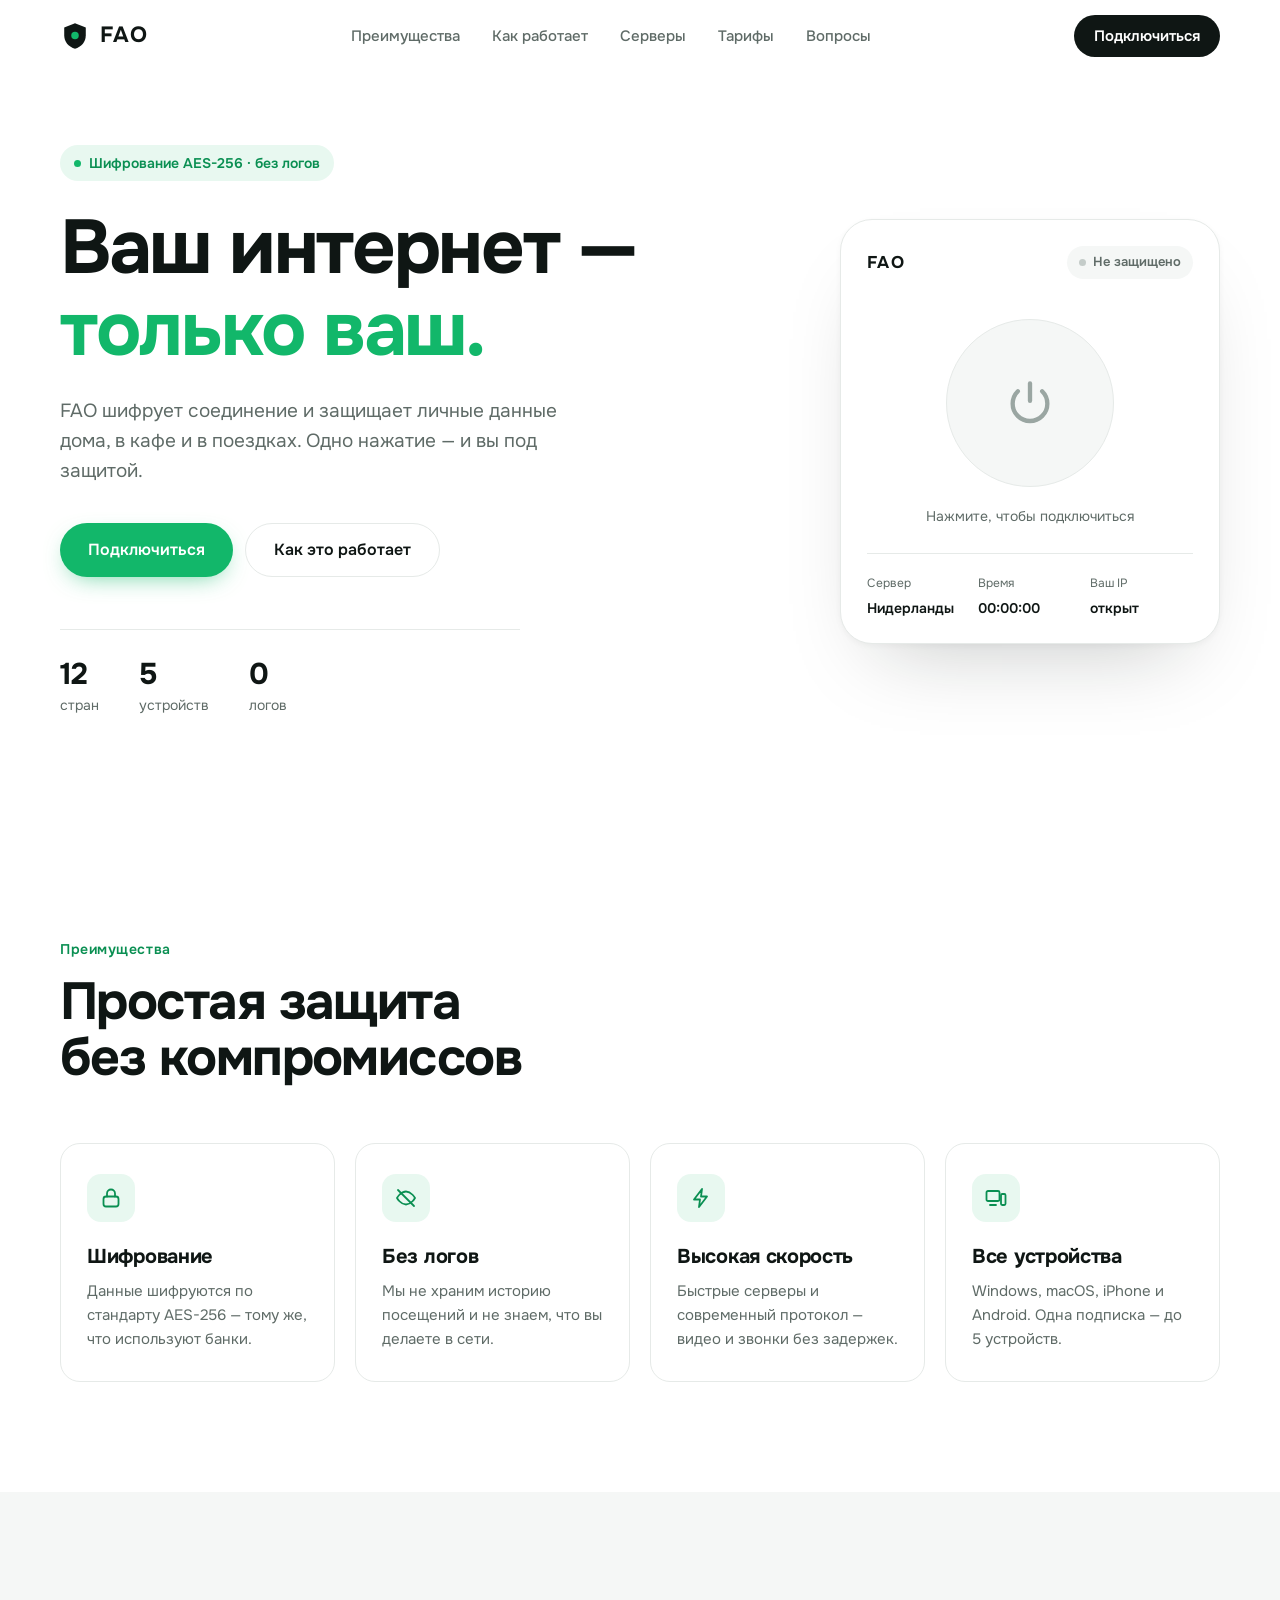
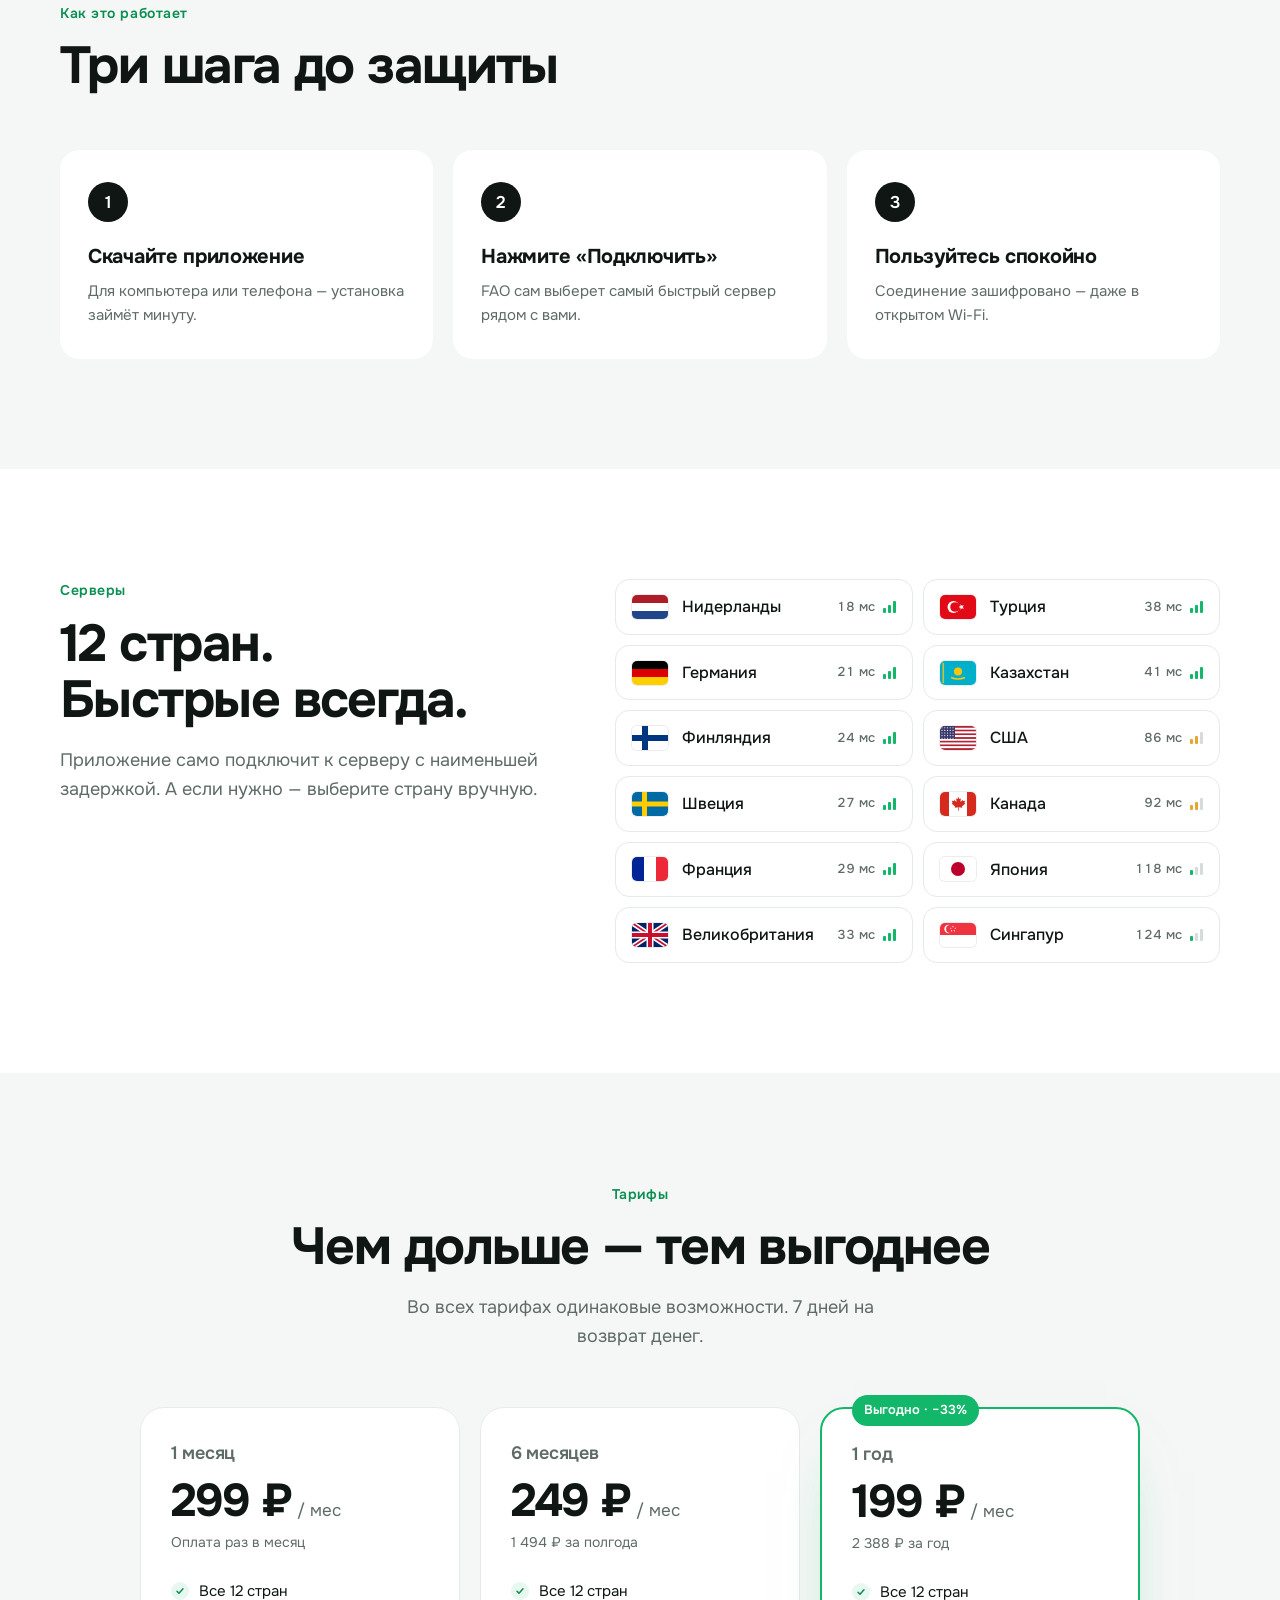
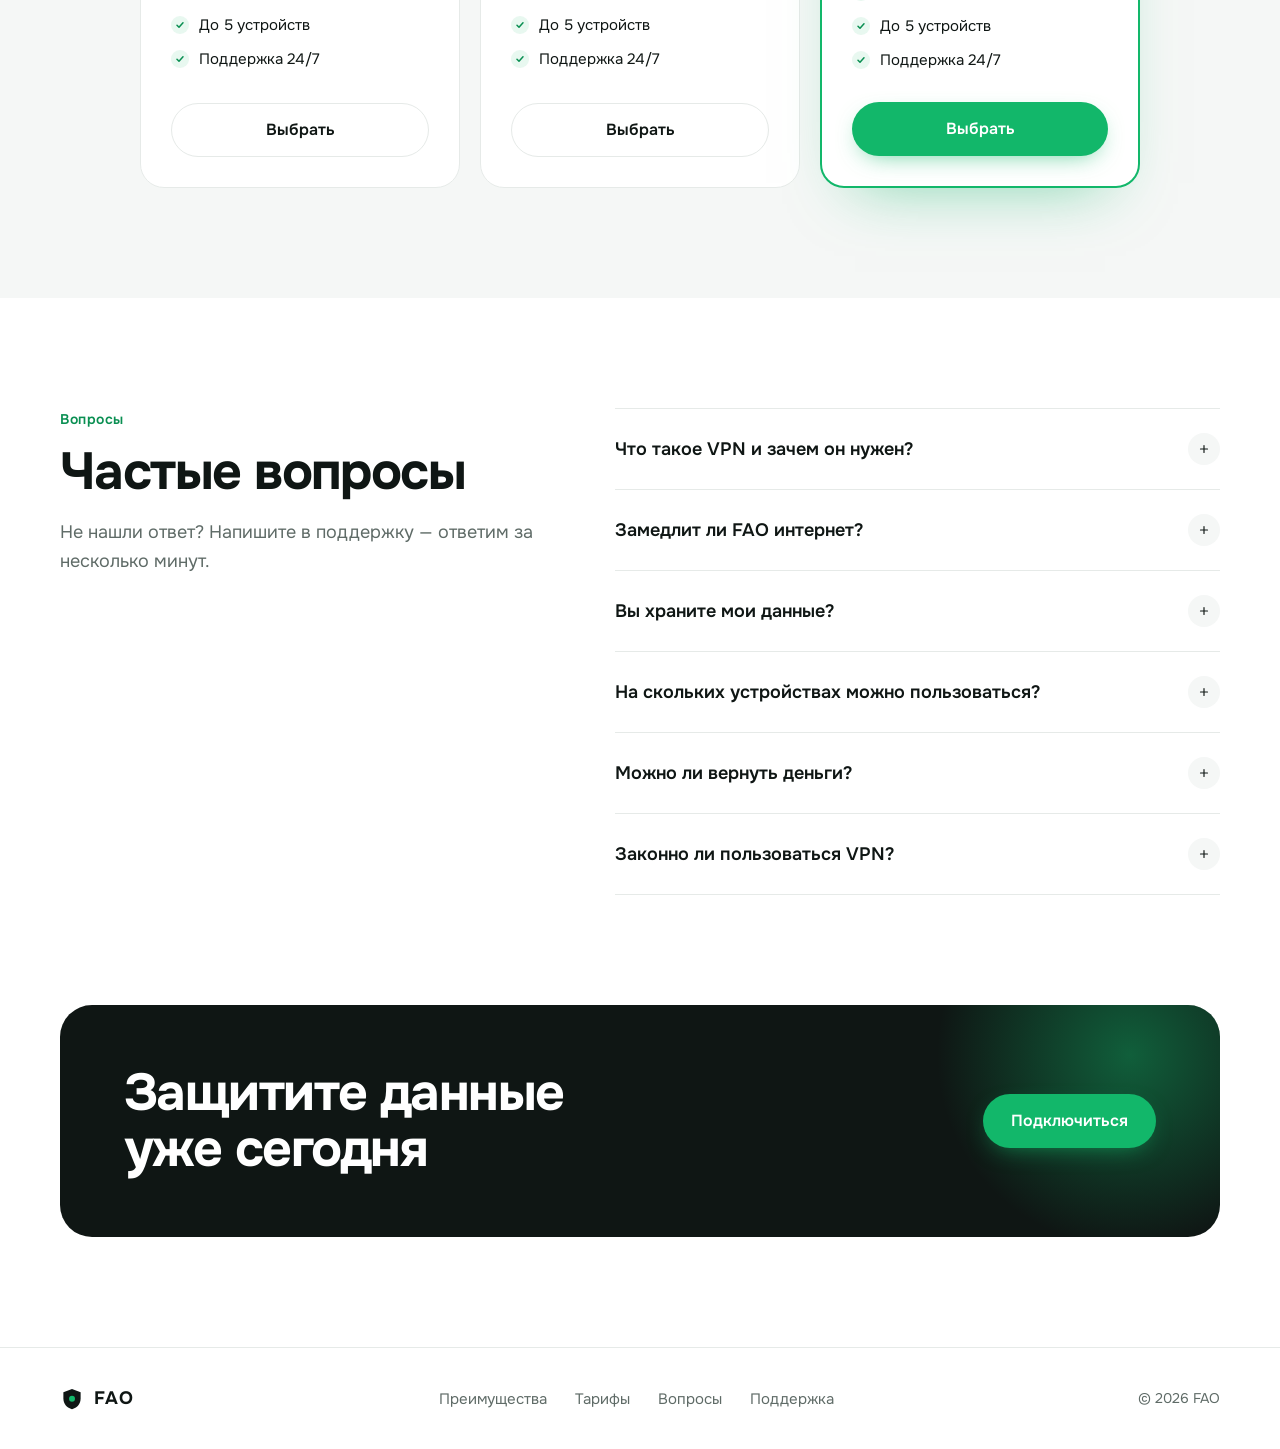
<file: fao-v1/index.html>
<!DOCTYPE html>
<html lang="ru">
<head>
<meta charset="UTF-8">
<meta name="viewport" content="width=device-width, initial-scale=1">
<title>FAO — защита данных в один клик</title>
<meta name="description" content="FAO шифрует соединение и защищает ваши данные — дома, в кафе и в поездках. Без логов, на всех устройствах.">
<link rel="preconnect" href="https://fonts.googleapis.com">
<link rel="preconnect" href="https://fonts.gstatic.com" crossorigin>
<link href="https://fonts.googleapis.com/css2?family=Onest:wght@400;500;600;700&display=swap" rel="stylesheet">
<link rel="stylesheet" href="style.css?v=202611132347">
</head>
<body>

<!-- ===== Шапка ===== -->
<header class="header">
  <div class="container header-inner">
    <a href="#top" class="logo" aria-label="FAO — на главную">
      <svg class="logo-mark" viewBox="0 0 32 32" aria-hidden="true">
        <path d="M16 2.5 4.5 7v8.2c0 7.3 4.9 12.6 11.5 14.3 6.6-1.7 11.5-7 11.5-14.3V7L16 2.5z" fill="currentColor"/>
        <circle cx="16" cy="15.5" r="4" fill="var(--accent)"/>
      </svg>
      <span>FAO</span>
    </a>
    <nav class="nav" aria-label="Разделы">
      <a href="#features">Преимущества</a>
      <a href="#how">Как работает</a>
      <a href="#servers">Серверы</a>
      <a href="#pricing">Тарифы</a>
      <a href="#faq">Вопросы</a>
    </nav>
    <a href="#pricing" class="btn btn-dark btn-sm">Подключиться</a>
  </div>
</header>

<main id="top">

<!-- ===== Главный экран ===== -->
<section class="hero">
  <div class="container hero-inner">
    <div class="hero-text">
      <p class="pill"><span class="pill-dot"></span>Шифрование AES-256 · без логов</p>
      <h1>Ваш интернет —<br><span class="accent-text">только ваш.</span></h1>
      <p class="lead">FAO шифрует соединение и защищает личные данные дома, в кафе и в поездках. Одно нажатие — и вы под защитой.</p>
      <div class="hero-actions">
        <a href="#pricing" class="btn btn-accent">Подключиться</a>
        <a href="#how" class="btn btn-ghost">Как это работает</a>
      </div>
      <ul class="hero-facts">
        <li><b>12</b><span>стран</span></li>
        <li><b>5</b><span>устройств</span></li>
        <li><b>0</b><span>логов</span></li>
      </ul>
    </div>

    <!-- живое мини-приложение -->
    <div class="app" data-state="off">
      <div class="app-top">
        <span class="app-logo">FAO</span>
        <span class="app-status"><i></i><span class="app-status-text">Не защищено</span></span>
      </div>
      <button class="power" aria-pressed="false" aria-label="Подключить защиту">
        <span class="power-ring"></span>
        <svg viewBox="0 0 24 24" aria-hidden="true"><path d="M12 3v8" /><path d="M6.4 6.6a8 8 0 1 0 11.2 0" /></svg>
      </button>
      <p class="app-hint">Нажмите, чтобы подключиться</p>
      <div class="app-info">
        <div><span>Сервер</span><b>Нидерланды</b></div>
        <div><span>Время</span><b class="app-timer">00:00:00</b></div>
        <div><span>Ваш IP</span><b class="app-ip">открыт</b></div>
      </div>
    </div>
  </div>
</section>

<!-- ===== Преимущества ===== -->
<section class="section" id="features">
  <div class="container">
    <div class="section-head reveal">
      <p class="eyebrow">Преимущества</p>
      <h2>Простая защита<br>без компромиссов</h2>
    </div>
    <div class="features">
      <article class="feature reveal">
        <span class="icon"><svg viewBox="0 0 24 24"><rect x="4.5" y="10.5" width="15" height="10" rx="2.5"/><path d="M8 10.5V7.5a4 4 0 0 1 8 0v3"/></svg></span>
        <h3>Шифрование</h3>
        <p>Данные шифруются по стандарту AES-256 — тому же, что используют банки.</p>
      </article>
      <article class="feature reveal">
        <span class="icon"><svg viewBox="0 0 24 24"><path d="M3 12s3.5-6.5 9-6.5S21 12 21 12s-3.5 6.5-9 6.5S3 12 3 12z"/><path d="M4 4l16 16"/></svg></span>
        <h3>Без логов</h3>
        <p>Мы не храним историю посещений и не знаем, что вы делаете в сети.</p>
      </article>
      <article class="feature reveal">
        <span class="icon"><svg viewBox="0 0 24 24"><path d="M13 3 5 13.5h6L10 21l8-10.5h-6L13 3z"/></svg></span>
        <h3>Высокая скорость</h3>
        <p>Быстрые серверы и современный протокол — видео и звонки без задержек.</p>
      </article>
      <article class="feature reveal">
        <span class="icon"><svg viewBox="0 0 24 24"><rect x="2.5" y="5" width="13" height="10" rx="1.5"/><path d="M6 19h6"/><rect x="17" y="8" width="4.5" height="11" rx="1.2"/></svg></span>
        <h3>Все устройства</h3>
        <p>Windows, macOS, iPhone и Android. Одна подписка — до 5 устройств.</p>
      </article>
    </div>
  </div>
</section>

<!-- ===== Как это работает ===== -->
<section class="section section-soft" id="how">
  <div class="container">
    <div class="section-head reveal">
      <p class="eyebrow">Как это работает</p>
      <h2>Три шага до защиты</h2>
    </div>
    <ol class="steps">
      <li class="step reveal">
        <span class="step-num">1</span>
        <h3>Скачайте приложение</h3>
        <p>Для компьютера или телефона — установка займёт минуту.</p>
      </li>
      <li class="step reveal">
        <span class="step-num">2</span>
        <h3>Нажмите «Подключить»</h3>
        <p>FAO сам выберет самый быстрый сервер рядом с вами.</p>
      </li>
      <li class="step reveal">
        <span class="step-num">3</span>
        <h3>Пользуйтесь спокойно</h3>
        <p>Соединение зашифровано — даже в открытом Wi-Fi.</p>
      </li>
    </ol>
  </div>
</section>

<!-- ===== Серверы ===== -->
<section class="section" id="servers">
  <div class="container servers-wrap">
    <div class="section-head reveal">
      <p class="eyebrow">Серверы</p>
      <h2>12 стран.<br>Быстрые всегда.</h2>
      <p class="lead">Приложение само подключит к серверу с наименьшей задержкой. А если нужно — выберите страну вручную.</p>
    </div>
    <ul class="servers reveal">
      <!-- data-ping — задержка в миллисекундах, по ней рисуется индикатор -->
      <li data-ping="18"><span class="flag" title="NL"><svg viewBox="0 0 36 24" aria-hidden="true"><rect y="0.00" width="36" height="8.10" fill="#ae1c28"/><rect y="8.00" width="36" height="8.10" fill="#fff"/><rect y="16.00" width="36" height="8.10" fill="#21468b"/></svg></span>Нидерланды<em></em></li>
      <li data-ping="21"><span class="flag" title="DE"><svg viewBox="0 0 36 24" aria-hidden="true"><rect y="0.00" width="36" height="8.10" fill="#000"/><rect y="8.00" width="36" height="8.10" fill="#dd0000"/><rect y="16.00" width="36" height="8.10" fill="#ffce00"/></svg></span>Германия<em></em></li>
      <li data-ping="24"><span class="flag" title="FI"><svg viewBox="0 0 36 24" aria-hidden="true"><rect width="36" height="24" fill="#fff"/><rect x="10" width="6" height="24" fill="#003580"/><rect y="9" width="36" height="6" fill="#003580"/></svg></span>Финляндия<em></em></li>
      <li data-ping="27"><span class="flag" title="SE"><svg viewBox="0 0 36 24" aria-hidden="true"><rect width="36" height="24" fill="#006aa7"/><rect x="10" width="5" height="24" fill="#fecc00"/><rect y="9.5" width="36" height="5" fill="#fecc00"/></svg></span>Швеция<em></em></li>
      <li data-ping="29"><span class="flag" title="FR"><svg viewBox="0 0 36 24" aria-hidden="true"><rect x="0.00" width="12.10" height="24" fill="#002395"/><rect x="12.00" width="12.10" height="24" fill="#fff"/><rect x="24.00" width="12.10" height="24" fill="#ed2939"/></svg></span>Франция<em></em></li>
      <li data-ping="33"><span class="flag" title="GB"><svg viewBox="0 0 36 24" aria-hidden="true"><rect width="36" height="24" fill="#012169"/><path d="M0 0L36 24M36 0L0 24" stroke="#fff" stroke-width="5"/><path d="M0 0L36 24M36 0L0 24" stroke="#c8102e" stroke-width="1.8"/><path d="M18 0V24M0 12H36" stroke="#fff" stroke-width="7"/><path d="M18 0V24M0 12H36" stroke="#c8102e" stroke-width="4"/></svg></span>Великобритания<em></em></li>
      <li data-ping="38"><span class="flag" title="TR"><svg viewBox="0 0 36 24" aria-hidden="true"><rect width="36" height="24" fill="#e30a17"/><circle cx="13.5" cy="12" r="6" fill="#fff"/><circle cx="15" cy="12" r="4.8" fill="#e30a17"/><polygon points="18.50,12.00 20.53,11.29 20.57,9.15 21.87,10.86 23.93,10.24 22.70,12.00 23.93,13.76 21.87,13.14 20.57,14.85 20.53,12.71" fill="#fff"/></svg></span>Турция<em></em></li>
      <li data-ping="41"><span class="flag" title="KZ"><svg viewBox="0 0 36 24" aria-hidden="true"><rect width="36" height="24" fill="#00afca"/><circle cx="18" cy="10.5" r="4" fill="#fec50c"/><path d="M11 16.5q7 3 14 0" stroke="#fec50c" stroke-width="1.6" fill="none"/><rect x="2.5" y="2" width="1.6" height="20" fill="#fec50c" opacity=".85"/></svg></span>Казахстан<em></em></li>
      <li data-ping="86"><span class="flag" title="US"><svg viewBox="0 0 36 24" aria-hidden="true"><rect y="0.00" width="36" height="1.90" fill="#b22234"/><rect y="1.85" width="36" height="1.90" fill="#fff"/><rect y="3.69" width="36" height="1.90" fill="#b22234"/><rect y="5.54" width="36" height="1.90" fill="#fff"/><rect y="7.38" width="36" height="1.90" fill="#b22234"/><rect y="9.23" width="36" height="1.90" fill="#fff"/><rect y="11.08" width="36" height="1.90" fill="#b22234"/><rect y="12.92" width="36" height="1.90" fill="#fff"/><rect y="14.77" width="36" height="1.90" fill="#b22234"/><rect y="16.62" width="36" height="1.90" fill="#fff"/><rect y="18.46" width="36" height="1.90" fill="#b22234"/><rect y="20.31" width="36" height="1.90" fill="#fff"/><rect y="22.15" width="36" height="1.90" fill="#b22234"/><rect width="15" height="12.92" fill="#3c3b6e"/><circle cx="2.00" cy="1.80" r=".55" fill="#fff"/><circle cx="4.75" cy="1.80" r=".55" fill="#fff"/><circle cx="7.50" cy="1.80" r=".55" fill="#fff"/><circle cx="10.25" cy="1.80" r=".55" fill="#fff"/><circle cx="13.00" cy="1.80" r=".55" fill="#fff"/><circle cx="2.00" cy="4.40" r=".55" fill="#fff"/><circle cx="4.75" cy="4.40" r=".55" fill="#fff"/><circle cx="7.50" cy="4.40" r=".55" fill="#fff"/><circle cx="10.25" cy="4.40" r=".55" fill="#fff"/><circle cx="13.00" cy="4.40" r=".55" fill="#fff"/><circle cx="2.00" cy="7.00" r=".55" fill="#fff"/><circle cx="4.75" cy="7.00" r=".55" fill="#fff"/><circle cx="7.50" cy="7.00" r=".55" fill="#fff"/><circle cx="10.25" cy="7.00" r=".55" fill="#fff"/><circle cx="13.00" cy="7.00" r=".55" fill="#fff"/><circle cx="2.00" cy="9.60" r=".55" fill="#fff"/><circle cx="4.75" cy="9.60" r=".55" fill="#fff"/><circle cx="7.50" cy="9.60" r=".55" fill="#fff"/><circle cx="10.25" cy="9.60" r=".55" fill="#fff"/><circle cx="13.00" cy="9.60" r=".55" fill="#fff"/><circle cx="2.00" cy="12.20" r=".55" fill="#fff"/><circle cx="4.75" cy="12.20" r=".55" fill="#fff"/><circle cx="7.50" cy="12.20" r=".55" fill="#fff"/><circle cx="10.25" cy="12.20" r=".55" fill="#fff"/><circle cx="13.00" cy="12.20" r=".55" fill="#fff"/></svg></span>США<em></em></li>
      <li data-ping="92"><span class="flag" title="CA"><svg viewBox="0 0 36 24" aria-hidden="true"><rect width="36" height="24" fill="#fff"/><rect width="9" height="24" fill="#d52b1e"/><rect x="27" width="9" height="24" fill="#d52b1e"/><path d="M18 4.5l1.3 2.6 1.6-.6-.5 3.6 2.2-2.2.5 1.2 2.1-.4-.8 2.4 1 .5-3.5 2.8.4 1.3-3.5-.5.1 3.3h-.8l.1-3.3-3.5.5.4-1.3-3.5-2.8 1-.5-.8-2.4 2.1.4.5-1.2 2.2 2.2-.5-3.6 1.6.6z" fill="#d52b1e"/></svg></span>Канада<em></em></li>
      <li data-ping="118"><span class="flag" title="JP"><svg viewBox="0 0 36 24" aria-hidden="true"><rect width="36" height="24" fill="#fff"/><circle cx="18" cy="12" r="7" fill="#bc002d"/></svg></span>Япония<em></em></li>
      <li data-ping="124"><span class="flag" title="SG"><svg viewBox="0 0 36 24" aria-hidden="true"><rect y="0.00" width="36" height="12.10" fill="#ef3340"/><rect y="12.00" width="36" height="12.10" fill="#fff"/><circle cx="8.5" cy="6" r="4.2" fill="#fff"/><circle cx="10" cy="6" r="3.9" fill="#ef3340"/><polygon points="13.00,2.60 13.24,3.28 13.95,3.29 13.38,3.72 13.59,4.41 13.00,4.00 12.41,4.41 12.62,3.72 12.05,3.29 12.76,3.28" fill="#fff"/><polygon points="15.30,4.20 15.54,4.88 16.25,4.89 15.68,5.32 15.89,6.01 15.30,5.60 14.71,6.01 14.92,5.32 14.35,4.89 15.06,4.88" fill="#fff"/><polygon points="14.40,6.80 14.64,7.48 15.35,7.49 14.78,7.92 14.99,8.61 14.40,8.20 13.81,8.61 14.02,7.92 13.45,7.49 14.16,7.48" fill="#fff"/><polygon points="11.60,6.80 11.84,7.48 12.55,7.49 11.98,7.92 12.19,8.61 11.60,8.20 11.01,8.61 11.22,7.92 10.65,7.49 11.36,7.48" fill="#fff"/><polygon points="10.70,4.20 10.94,4.88 11.65,4.89 11.08,5.32 11.29,6.01 10.70,5.60 10.11,6.01 10.32,5.32 9.75,4.89 10.46,4.88" fill="#fff"/></svg></span>Сингапур<em></em></li>
    </ul>
  </div>
</section>

<!-- ===== Тарифы ===== -->
<section class="section section-soft" id="pricing">
  <div class="container">
    <div class="section-head center reveal">
      <p class="eyebrow">Тарифы</p>
      <h2>Чем дольше — тем выгоднее</h2>
      <p class="lead">Во всех тарифах одинаковые возможности. 7 дней на возврат денег.</p>
    </div>
    <div class="plans">
      <article class="plan reveal">
        <h3>1 месяц</h3>
        <p class="price"><b>299 ₽</b><span>/ мес</span></p>
        <p class="plan-note">Оплата раз в месяц</p>
        <ul class="plan-list">
          <li>Все 12 стран</li><li>До 5 устройств</li><li>Поддержка 24/7</li>
        </ul>
        <button type="button" class="btn btn-ghost btn-block">Выбрать</button>
      </article>
      <article class="plan reveal">
        <h3>6 месяцев</h3>
        <p class="price"><b>249 ₽</b><span>/ мес</span></p>
        <p class="plan-note">1 494 ₽ за полгода</p>
        <ul class="plan-list">
          <li>Все 12 стран</li><li>До 5 устройств</li><li>Поддержка 24/7</li>
        </ul>
        <button type="button" class="btn btn-ghost btn-block">Выбрать</button>
      </article>
      <article class="plan plan-best reveal">
        <span class="plan-badge">Выгодно · −33%</span>
        <h3>1 год</h3>
        <p class="price"><b>199 ₽</b><span>/ мес</span></p>
        <p class="plan-note">2 388 ₽ за год</p>
        <ul class="plan-list">
          <li>Все 12 стран</li><li>До 5 устройств</li><li>Поддержка 24/7</li>
        </ul>
        <button type="button" class="btn btn-accent btn-block">Выбрать</button>
      </article>
    </div>
  </div>
</section>

<!-- ===== Вопросы ===== -->
<section class="section" id="faq">
  <div class="container faq-wrap">
    <div class="section-head reveal">
      <p class="eyebrow">Вопросы</p>
      <h2>Частые вопросы</h2>
      <p class="lead">Не нашли ответ? Напишите в поддержку — ответим за несколько минут.</p>
    </div>
    <div class="faq reveal">
      <details>
        <summary>Что такое VPN и зачем он нужен?</summary>
        <p>VPN создаёт зашифрованное соединение между вашим устройством и интернетом. Так посторонние — например, в общественной сети Wi-Fi — не смогут перехватить ваши пароли, переписку и платёжные данные.</p>
      </details>
      <details>
        <summary>Замедлит ли FAO интернет?</summary>
        <p>Почти незаметно. Приложение автоматически выбирает ближайший сервер с наименьшей задержкой, поэтому видео, игры и звонки работают как обычно.</p>
      </details>
      <details>
        <summary>Вы храните мои данные?</summary>
        <p>Нет. Мы не ведём логи: не сохраняем историю посещений, IP-адреса и содержимое трафика.</p>
      </details>
      <details>
        <summary>На скольких устройствах можно пользоваться?</summary>
        <p>Одна подписка работает одновременно на 5 устройствах: компьютерах, телефонах и планшетах.</p>
      </details>
      <details>
        <summary>Можно ли вернуть деньги?</summary>
        <p>Да. Если сервис не подошёл, напишите в поддержку в течение 7 дней после оплаты — вернём деньги полностью.</p>
      </details>
      <details>
        <summary>Законно ли пользоваться VPN?</summary>
        <p>VPN — это инструмент защиты данных. Используйте его в соответствии с законами страны, в которой находитесь.</p>
      </details>
    </div>
  </div>
</section>

<!-- ===== Призыв ===== -->
<section class="cta">
  <div class="container cta-inner reveal">
    <h2>Защитите данные<br>уже сегодня</h2>
    <a href="#pricing" class="btn btn-accent">Подключиться</a>
  </div>
</section>

</main>

<!-- ===== Подвал ===== -->
<footer class="footer">
  <div class="container footer-inner">
    <a href="#top" class="logo" aria-label="FAO — наверх">
      <svg class="logo-mark" viewBox="0 0 32 32" aria-hidden="true">
        <path d="M16 2.5 4.5 7v8.2c0 7.3 4.9 12.6 11.5 14.3 6.6-1.7 11.5-7 11.5-14.3V7L16 2.5z" fill="currentColor"/>
        <circle cx="16" cy="15.5" r="4" fill="var(--accent)"/>
      </svg>
      <span>FAO</span>
    </a>
    <nav class="footer-nav" aria-label="Подвал">
      <a href="#features">Преимущества</a>
      <a href="#pricing">Тарифы</a>
      <a href="#faq">Вопросы</a>
      <a href="mailto:support@fao.example">Поддержка</a>
    </nav>
    <p class="footer-copy">© 2026 FAO</p>
  </div>
</footer>

<script src="script.js?v=202611132347"></script>
</body>
</html>
</file>
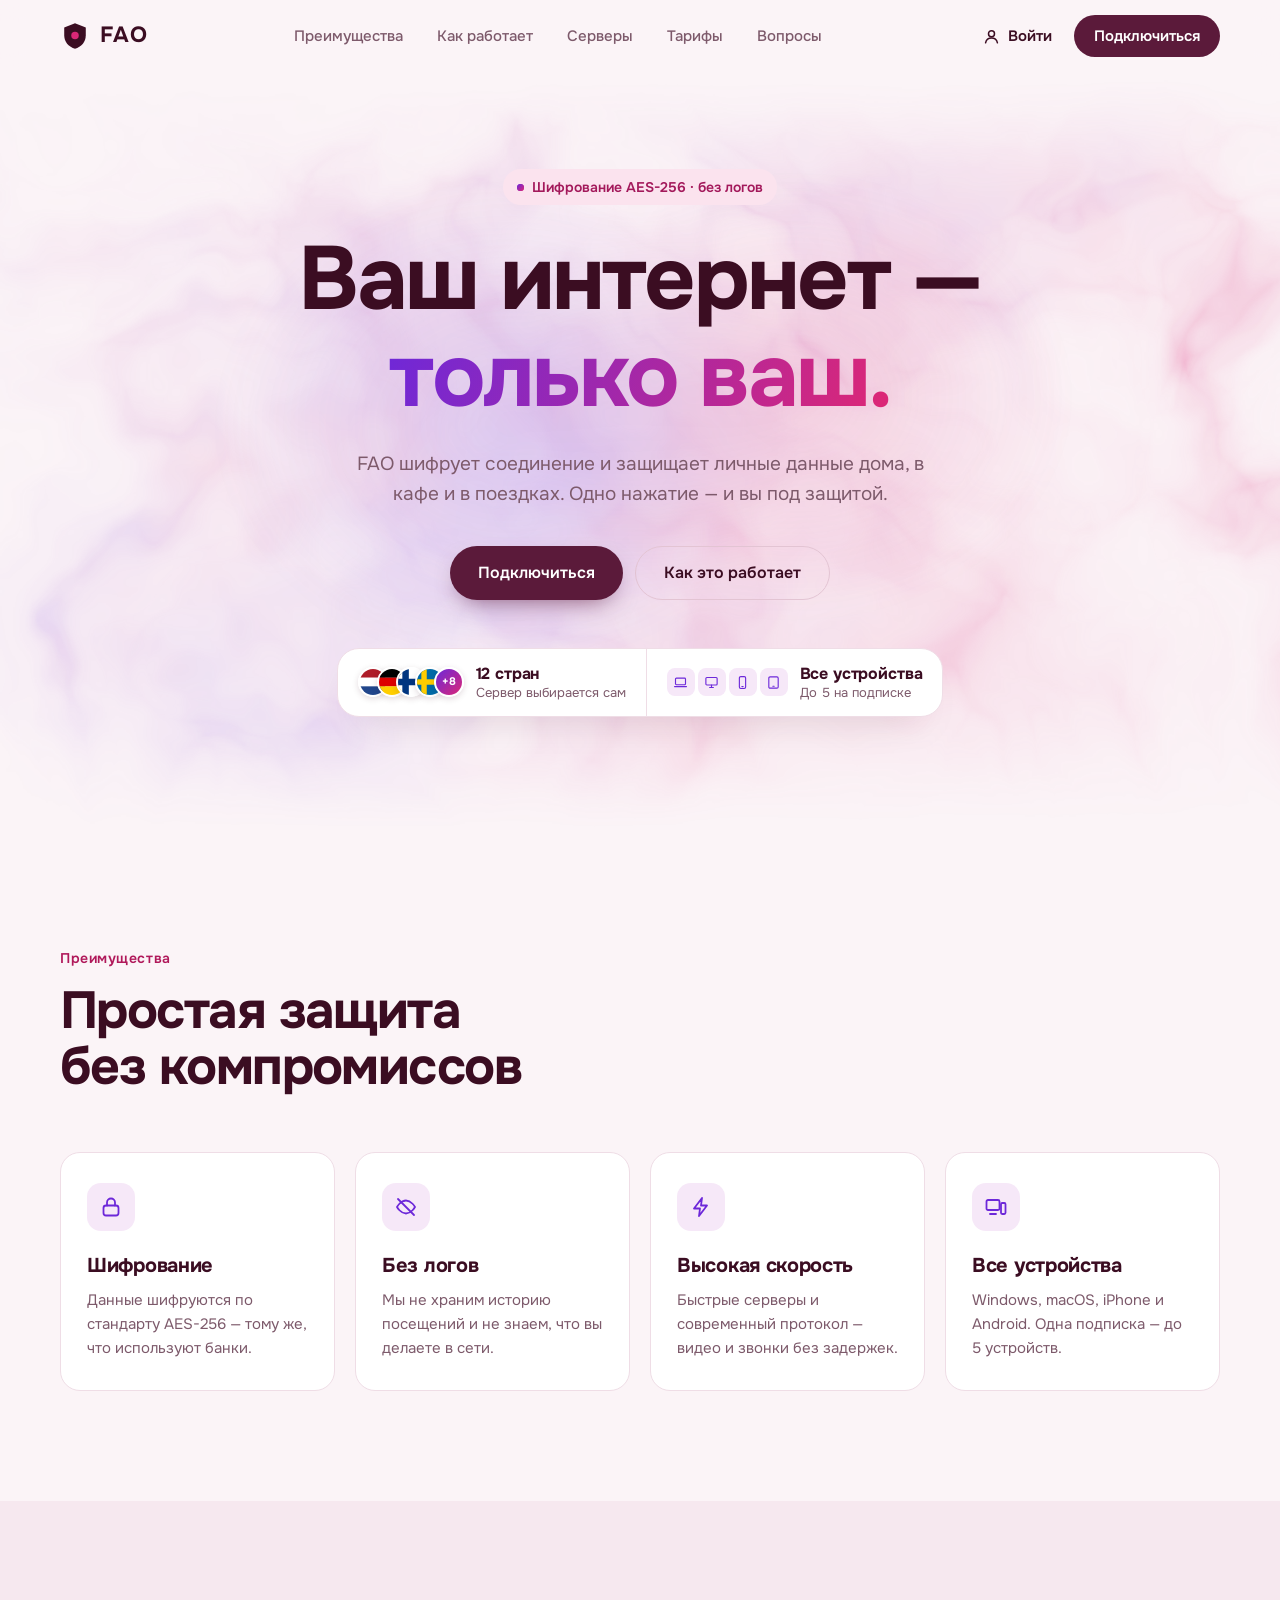
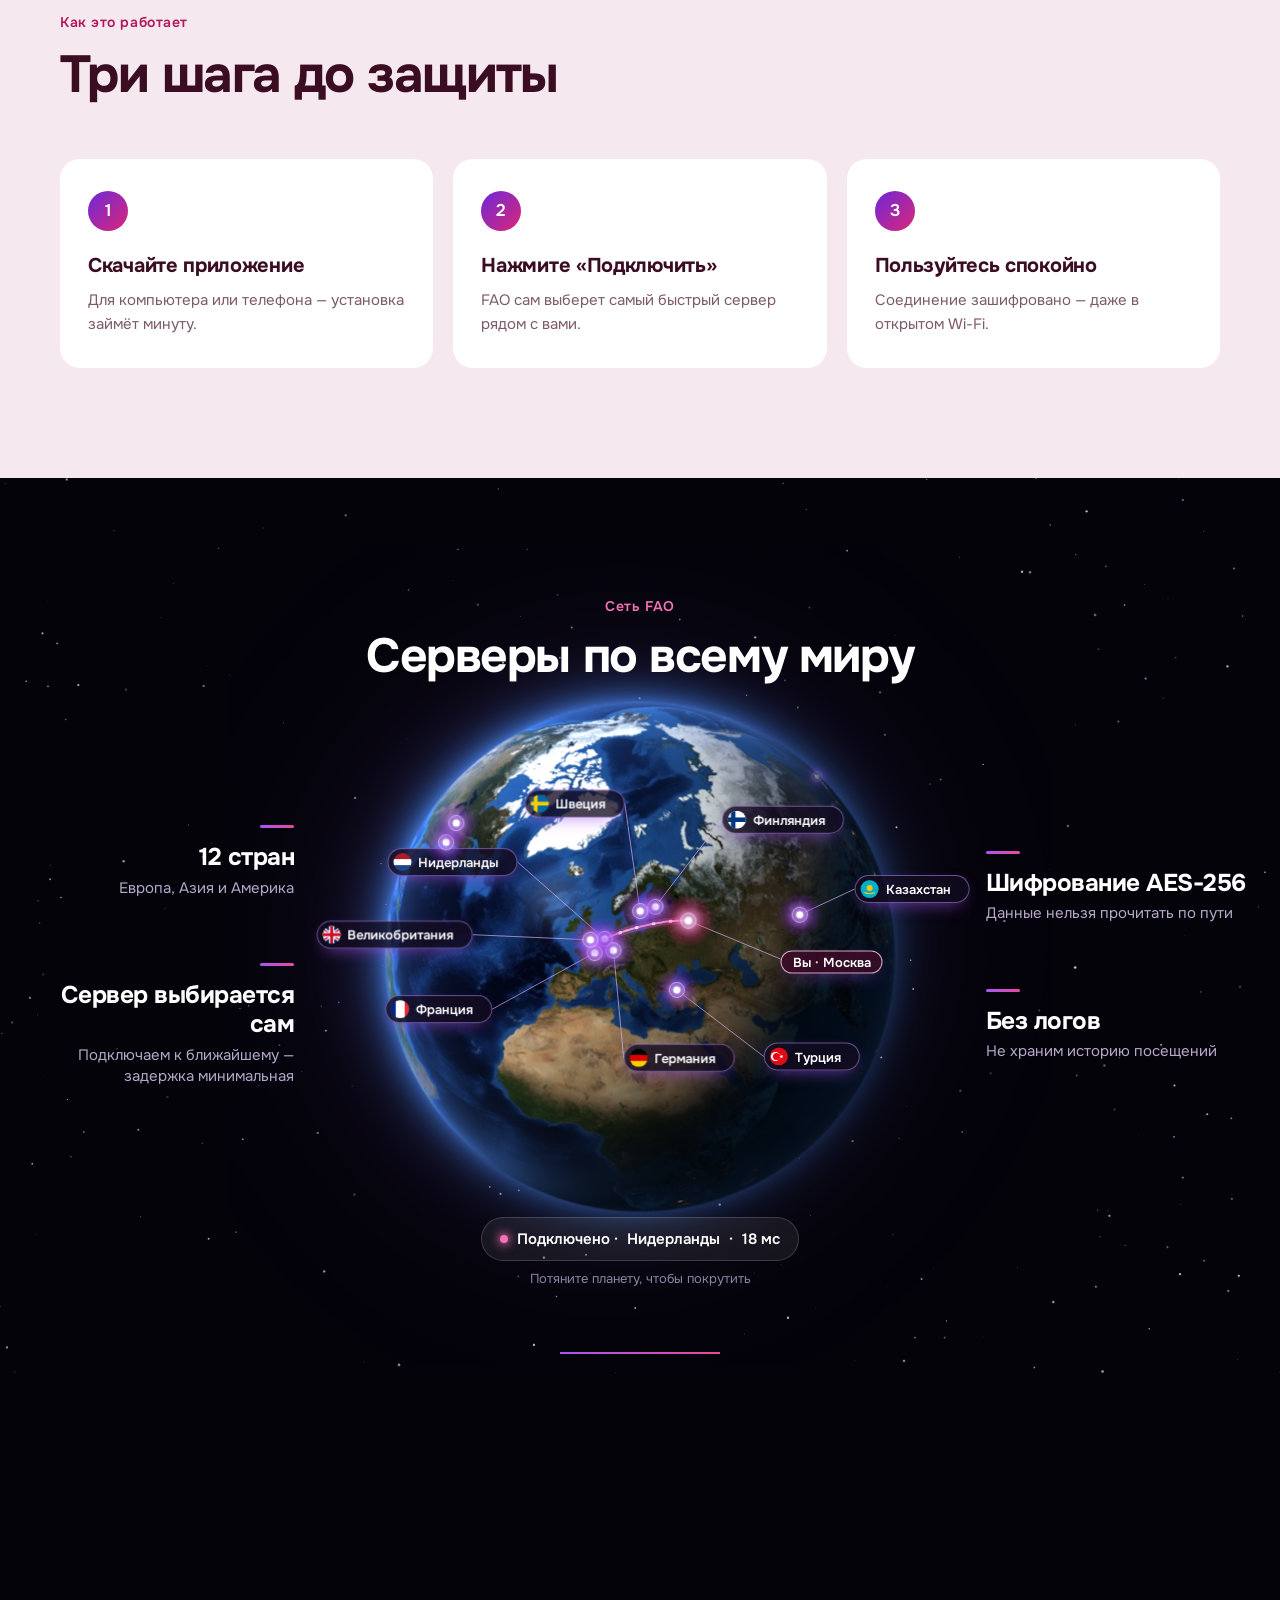
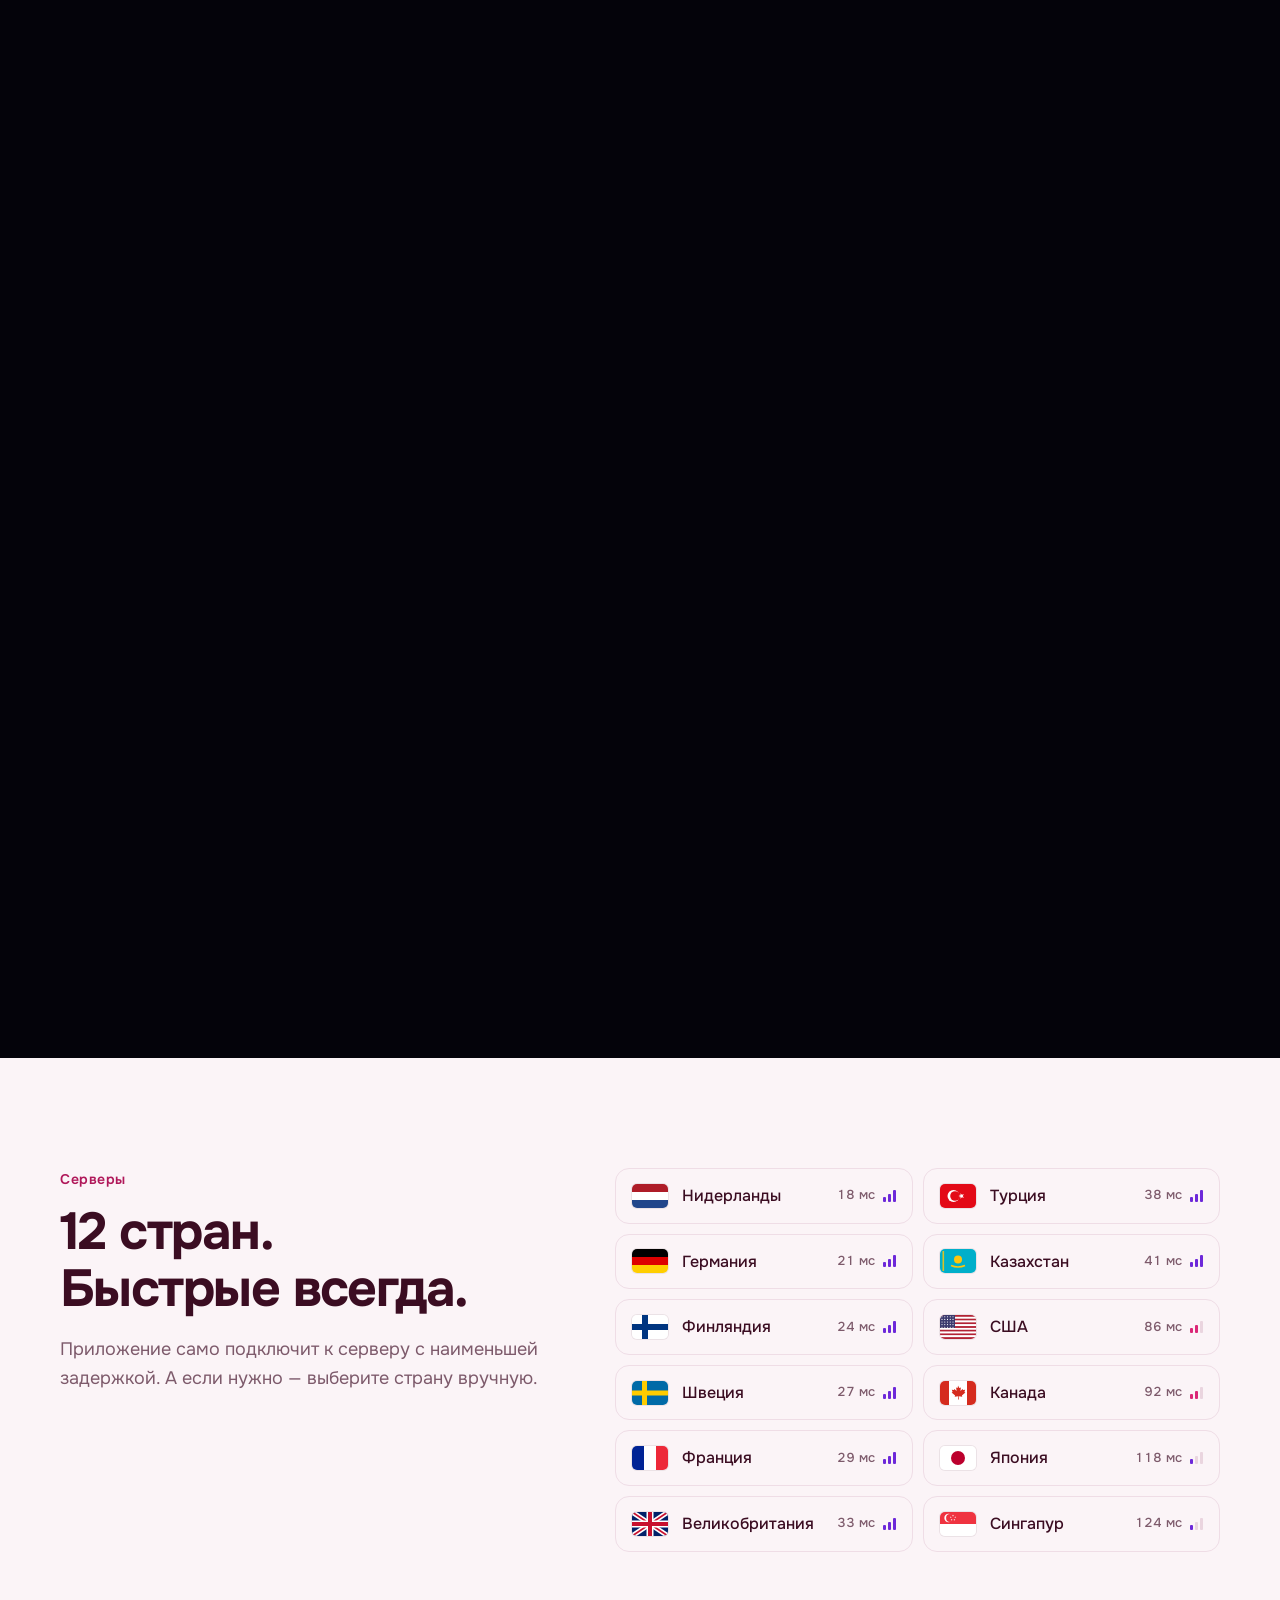
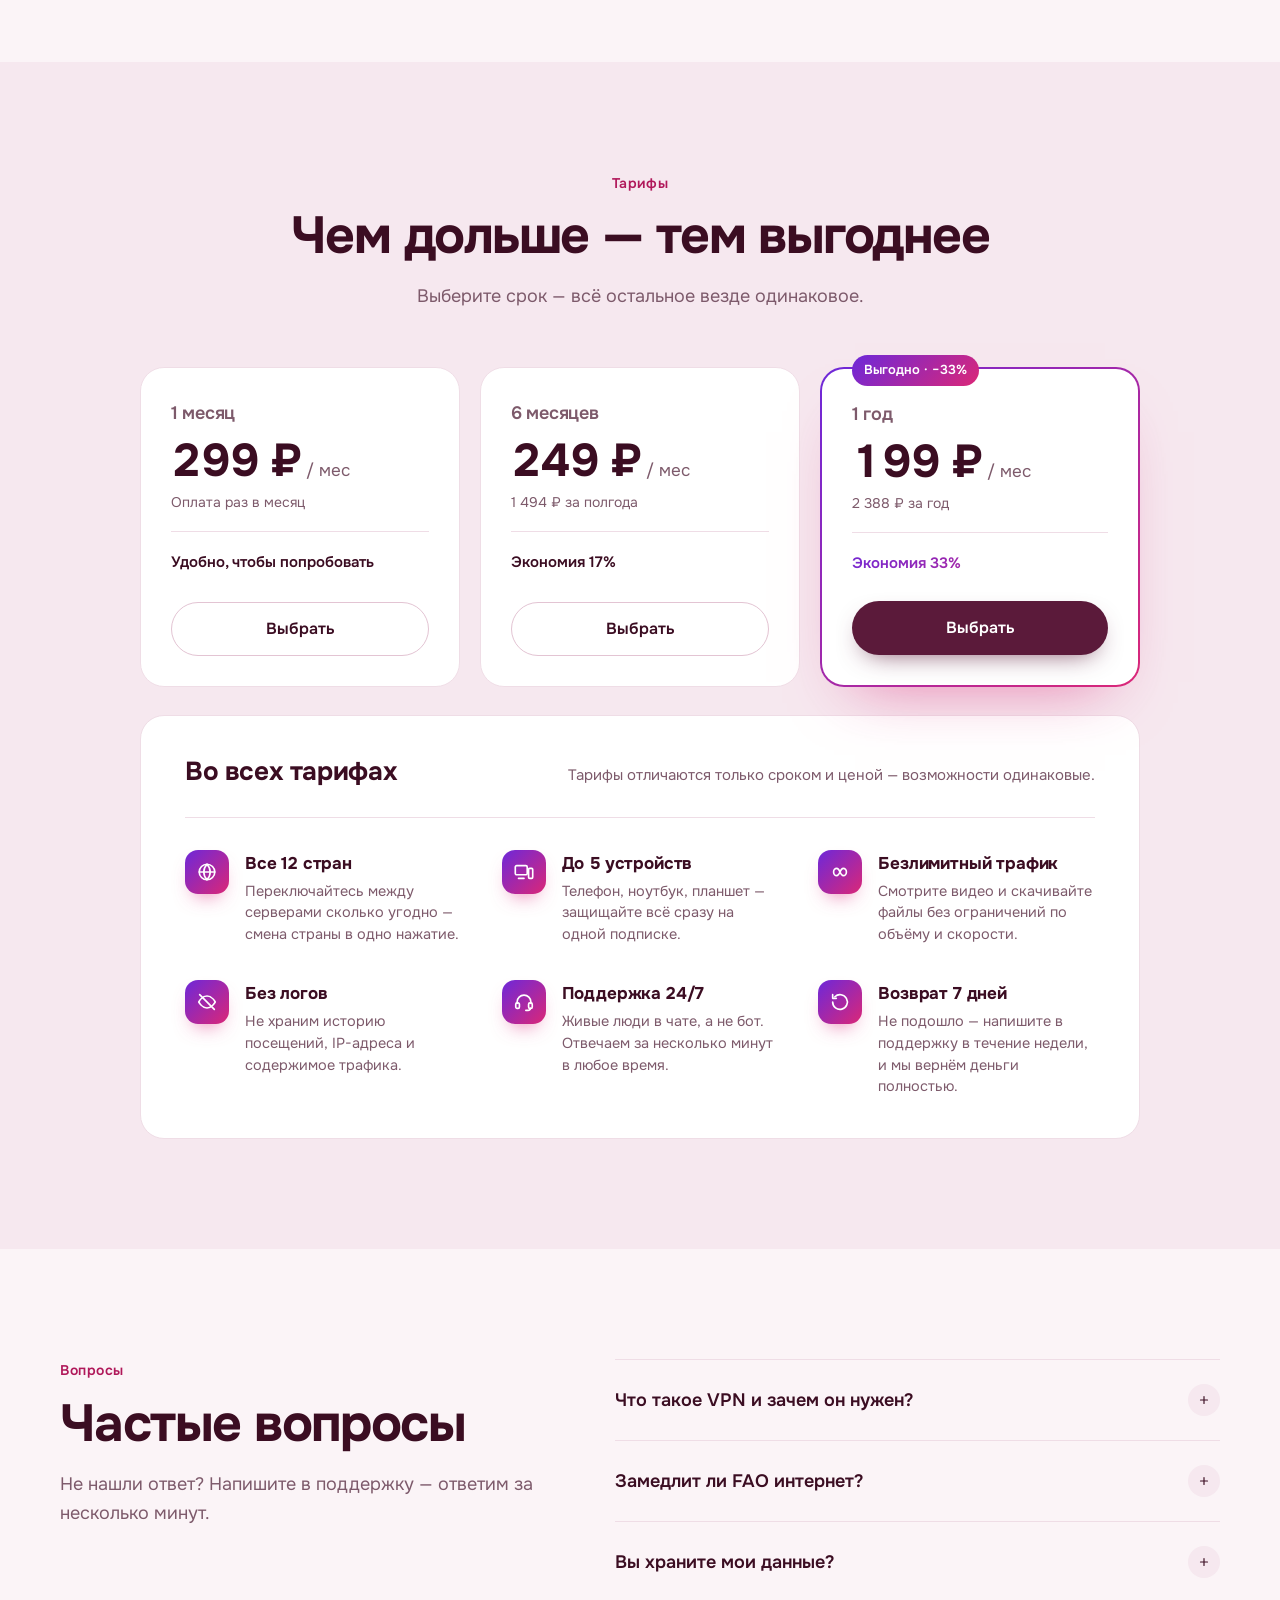
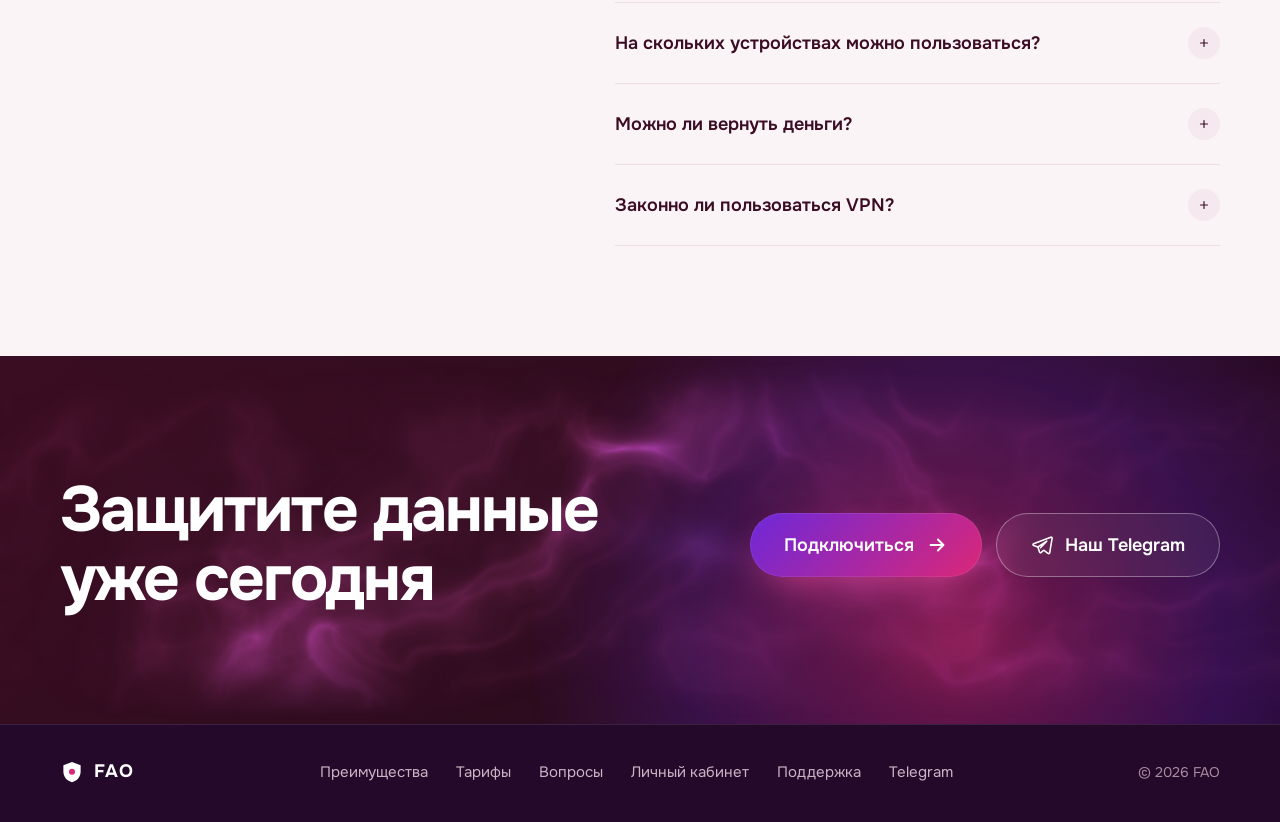
<file: fao/index.html>
<!DOCTYPE html>
<html lang="ru">
<head>
<meta charset="UTF-8">
<meta name="viewport" content="width=device-width, initial-scale=1">
<title>FAO — защита данных в один клик</title>
<meta name="description" content="FAO шифрует соединение и защищает ваши данные — дома, в кафе и в поездках. Без логов, на всех устройствах.">
<meta name="theme-color" content="#fbf4f7">
<meta property="og:type" content="website">
<meta property="og:title" content="FAO — защита данных в один клик">
<meta property="og:description" content="Шифрование соединения, без логов, 12 стран. Защитите данные дома, в кафе и в поездках.">
<meta property="og:locale" content="ru_RU">
<meta name="twitter:card" content="summary">
<link rel="icon" type="image/svg+xml" href="data:image/svg+xml,%3Csvg xmlns='http://www.w3.org/2000/svg' viewBox='0 0 32 32'%3E%3Cdefs%3E%3ClinearGradient id='g' x1='0' y1='0' x2='1' y2='1'%3E%3Cstop offset='0' stop-color='%236d28d9'/%3E%3Cstop offset='1' stop-color='%23db2777'/%3E%3C/linearGradient%3E%3C/defs%3E%3Cpath d='M16 2.5 4.5 7v8.2c0 7.3 4.9 12.6 11.5 14.3 6.6-1.7 11.5-7 11.5-14.3V7L16 2.5z' fill='%233b0d22'/%3E%3Ccircle cx='16' cy='15.5' r='4.5' fill='url(%23g)'/%3E%3C/svg%3E">
<link rel="preconnect" href="https://fonts.googleapis.com">
<link rel="preconnect" href="https://fonts.gstatic.com" crossorigin>
<link href="https://fonts.googleapis.com/css2?family=Onest:wght@400;500;600;700&display=swap" rel="stylesheet">
<link rel="stylesheet" href="style.css?v=202611151944">
<link rel="stylesheet" href="effects.css?v=202611151944">
</head>
<body>

<!-- ===== Шапка ===== -->
<header class="header">
  <div class="container header-inner">
    <a href="#top" class="logo" aria-label="FAO — на главную">
      <svg class="logo-mark" viewBox="0 0 32 32" aria-hidden="true">
        <path d="M16 2.5 4.5 7v8.2c0 7.3 4.9 12.6 11.5 14.3 6.6-1.7 11.5-7 11.5-14.3V7L16 2.5z" fill="currentColor"/>
        <circle cx="16" cy="15.5" r="4" fill="var(--accent)"/>
      </svg>
      <span>FAO</span>
    </a>
    <nav class="nav" aria-label="Разделы">
      <a href="#features">Преимущества</a>
      <a href="#how">Как работает</a>
      <a href="#servers">Серверы</a>
      <a href="#pricing">Тарифы</a>
      <a href="#faq">Вопросы</a>
    </nav>
    <div class="header-actions">
      <a href="cabinet.html" class="login-link" aria-label="Войти в личный кабинет">
        <svg viewBox="0 0 24 24" aria-hidden="true"><circle cx="12" cy="8.5" r="3.8"/><path d="M4.5 20c.9-3.9 3.9-6 7.5-6s6.6 2.1 7.5 6"/></svg>
        <span>Войти</span>
      </a>
      <a href="#pricing" class="btn btn-dark btn-sm">Подключиться</a>
    </div>
  </div>
</header>

<main id="top">

<!-- ===== Главный экран ===== -->
<section class="hero hero-center">
  <div class="container hero-inner">
    <div class="hero-text">
      <p class="pill"><span class="pill-dot"></span>Шифрование AES-256 · без логов</p>
      <h1>Ваш интернет —<br><span class="accent-text">только ваш.</span></h1>
      <p class="lead">FAO шифрует соединение и защищает личные данные дома, в кафе и в поездках. Одно нажатие — и вы под защитой.</p>
      <div class="hero-actions">
        <a href="#pricing" class="btn btn-accent">Подключиться</a>
        <a href="#how" class="btn btn-ghost">Как это работает</a>
      </div>
      <div class="hero-trust">
        <div class="trust-item trust-flags">
          <div class="flag-stack"><span class="fs-flag" data-code="NL" title="Нидерланды"><svg viewBox="0 0 36 24" aria-hidden="true"><rect y="0.00" width="36" height="8.10" fill="#ae1c28"/><rect y="8.00" width="36" height="8.10" fill="#fff"/><rect y="16.00" width="36" height="8.10" fill="#21468b"/></svg></span><span class="fs-flag" data-code="DE" title="Германия"><svg viewBox="0 0 36 24" aria-hidden="true"><rect y="0.00" width="36" height="8.10" fill="#000"/><rect y="8.00" width="36" height="8.10" fill="#dd0000"/><rect y="16.00" width="36" height="8.10" fill="#ffce00"/></svg></span><span class="fs-flag" data-code="FI" title="Финляндия"><svg viewBox="0 0 36 24" aria-hidden="true"><rect width="36" height="24" fill="#fff"/><rect x="10" width="6" height="24" fill="#003580"/><rect y="9" width="36" height="6" fill="#003580"/></svg></span><span class="fs-flag" data-code="SE" title="Швеция"><svg viewBox="0 0 36 24" aria-hidden="true"><rect width="36" height="24" fill="#006aa7"/><rect x="10" width="5" height="24" fill="#fecc00"/><rect y="9.5" width="36" height="5" fill="#fecc00"/></svg></span><span class="fs-more-wrap">
              <button type="button" class="fs-more" aria-expanded="false" aria-controls="more-countries" aria-label="Показать ещё 8 стран">+8</button>
              <span class="more-pop" id="more-countries" role="region" aria-label="Ещё 8 стран">
                <span class="more-card">
                  <span class="more-title">Ещё 8 стран</span>
                  <span class="more-list"></span>
                </span>
              </span>
            </span></div>
          <div class="trust-text"><b>12 стран</b><span>Сервер выбирается сам</span></div>
        </div>
        <div class="trust-item">
          <div class="dev-row" aria-hidden="true"><span class="dev"><svg viewBox="0 0 24 24" aria-hidden="true"><rect x="4" y="5" width="16" height="10.5" rx="1.5"/><path d="M2.5 18.5h19"/></svg></span><span class="dev"><svg viewBox="0 0 24 24" aria-hidden="true"><rect x="3" y="4" width="18" height="12" rx="1.5"/><path d="M9 20h6M12 16v4"/></svg></span><span class="dev"><svg viewBox="0 0 24 24" aria-hidden="true"><rect x="7" y="2.5" width="10" height="19" rx="2.2"/><path d="M11 18.5h2"/></svg></span><span class="dev"><svg viewBox="0 0 24 24" aria-hidden="true"><rect x="4.5" y="3" width="15" height="18" rx="2"/><path d="M11 18h2"/></svg></span></div>
          <div class="trust-text"><b>Все устройства</b><span>До 5 на подписке</span></div>
        </div>
      </div>
    </div>

  </div>
</section>

<!-- ===== Преимущества ===== -->
<section class="section" id="features">
  <div class="container">
    <div class="section-head reveal">
      <p class="eyebrow">Преимущества</p>
      <h2>Простая защита<br>без компромиссов</h2>
    </div>
    <div class="features">
      <article class="feature reveal">
        <span class="icon"><svg viewBox="0 0 24 24"><rect x="4.5" y="10.5" width="15" height="10" rx="2.5"/><path d="M8 10.5V7.5a4 4 0 0 1 8 0v3"/></svg></span>
        <h3>Шифрование</h3>
        <p>Данные шифруются по стандарту AES-256 — тому же, что используют банки.</p>
      </article>
      <article class="feature reveal">
        <span class="icon"><svg viewBox="0 0 24 24"><path d="M3 12s3.5-6.5 9-6.5S21 12 21 12s-3.5 6.5-9 6.5S3 12 3 12z"/><path d="M4 4l16 16"/></svg></span>
        <h3>Без логов</h3>
        <p>Мы не храним историю посещений и не знаем, что вы делаете в сети.</p>
      </article>
      <article class="feature reveal">
        <span class="icon"><svg viewBox="0 0 24 24"><path d="M13 3 5 13.5h6L10 21l8-10.5h-6L13 3z"/></svg></span>
        <h3>Высокая скорость</h3>
        <p>Быстрые серверы и современный протокол — видео и звонки без задержек.</p>
      </article>
      <article class="feature reveal">
        <span class="icon"><svg viewBox="0 0 24 24"><rect x="2.5" y="5" width="13" height="10" rx="1.5"/><path d="M6 19h6"/><rect x="17" y="8" width="4.5" height="11" rx="1.2"/></svg></span>
        <h3>Все устройства</h3>
        <p>Windows, macOS, iPhone и Android. Одна подписка — до 5 устройств.</p>
      </article>
    </div>
  </div>
</section>

<!-- ===== Как это работает ===== -->
<section class="section section-soft" id="how">
  <div class="container">
    <div class="section-head reveal">
      <p class="eyebrow">Как это работает</p>
      <h2>Три шага до защиты</h2>
    </div>
    <ol class="steps">
      <li class="step reveal">
        <span class="step-num">1</span>
        <h3>Скачайте приложение</h3>
        <p>Для компьютера или телефона — установка займёт минуту.</p>
      </li>
      <li class="step reveal">
        <span class="step-num">2</span>
        <h3>Нажмите «Подключить»</h3>
        <p>FAO сам выберет самый быстрый сервер рядом с вами.</p>
      </li>
      <li class="step reveal">
        <span class="step-num">3</span>
        <h3>Пользуйтесь спокойно</h3>
        <p>Соединение зашифровано — даже в открытом Wi-Fi.</p>
      </li>
    </ol>
  </div>
</section>

<!-- ===== Сеть FAO: планета (единственный тёмный блок) ===== -->
<section class="globe-sec" id="network" aria-label="Сеть серверов FAO">
  <div class="globe-sticky">
    <canvas class="globe-stars" aria-hidden="true"></canvas>

    <div class="globe-head">
      <p class="eyebrow">Сеть FAO</p>
      <h2>Серверы по всему миру</h2>
    </div>

    <div class="globe-stage">
      <ul class="gfeat gfeat-left">
        <li data-at=".08"><b>12 стран</b><span>Европа, Азия и Америка</span></li>
        <li data-at=".26"><b>Сервер выбирается сам</b><span>Подключаем к ближайшему — задержка минимальная</span></li>
      </ul>

      <div class="globe-box">
        <div class="globe-fallback" aria-hidden="true"></div>
        <canvas class="globe-gl" aria-hidden="true"></canvas>
        <svg class="globe-svg" aria-hidden="true"></svg>
        <div class="globe-labels"></div>
      </div>

      <ul class="gfeat gfeat-right">
        <li data-at=".44"><b>Шифрование AES-256</b><span>Данные нельзя прочитать по пути</span></li>
        <li data-at=".6"><b>Без логов</b><span>Не храним историю посещений</span></li>
      </ul>
    </div>

    <div class="globe-foot">
      <p class="globe-status" data-at=".93"><i></i>Подключено · <span class="gs-country">Нидерланды</span> · <span class="gs-ping">18 мс</span></p>
      <p class="globe-hint" data-at=".96">Потяните планету, чтобы покрутить</p>
    </div>
    <div class="globe-progress"><i></i></div>
  </div>
</section>

<!-- ===== Серверы ===== -->
<section class="section" id="servers">
  <div class="container servers-wrap">
    <div class="section-head reveal">
      <p class="eyebrow">Серверы</p>
      <h2>12 стран.<br>Быстрые всегда.</h2>
      <p class="lead">Приложение само подключит к серверу с наименьшей задержкой. А если нужно — выберите страну вручную.</p>
    </div>
    <ul class="servers reveal">
      <!-- data-ping — задержка в миллисекундах, по ней рисуется индикатор -->
      <li data-ping="18"><span class="flag" title="NL"><svg viewBox="0 0 36 24" aria-hidden="true"><rect y="0.00" width="36" height="8.10" fill="#ae1c28"/><rect y="8.00" width="36" height="8.10" fill="#fff"/><rect y="16.00" width="36" height="8.10" fill="#21468b"/></svg></span>Нидерланды<em></em></li>
      <li data-ping="21"><span class="flag" title="DE"><svg viewBox="0 0 36 24" aria-hidden="true"><rect y="0.00" width="36" height="8.10" fill="#000"/><rect y="8.00" width="36" height="8.10" fill="#dd0000"/><rect y="16.00" width="36" height="8.10" fill="#ffce00"/></svg></span>Германия<em></em></li>
      <li data-ping="24"><span class="flag" title="FI"><svg viewBox="0 0 36 24" aria-hidden="true"><rect width="36" height="24" fill="#fff"/><rect x="10" width="6" height="24" fill="#003580"/><rect y="9" width="36" height="6" fill="#003580"/></svg></span>Финляндия<em></em></li>
      <li data-ping="27"><span class="flag" title="SE"><svg viewBox="0 0 36 24" aria-hidden="true"><rect width="36" height="24" fill="#006aa7"/><rect x="10" width="5" height="24" fill="#fecc00"/><rect y="9.5" width="36" height="5" fill="#fecc00"/></svg></span>Швеция<em></em></li>
      <li data-ping="29"><span class="flag" title="FR"><svg viewBox="0 0 36 24" aria-hidden="true"><rect x="0.00" width="12.10" height="24" fill="#002395"/><rect x="12.00" width="12.10" height="24" fill="#fff"/><rect x="24.00" width="12.10" height="24" fill="#ed2939"/></svg></span>Франция<em></em></li>
      <li data-ping="33"><span class="flag" title="GB"><svg viewBox="0 0 36 24" aria-hidden="true"><rect width="36" height="24" fill="#012169"/><path d="M0 0L36 24M36 0L0 24" stroke="#fff" stroke-width="5"/><path d="M0 0L36 24M36 0L0 24" stroke="#c8102e" stroke-width="1.8"/><path d="M18 0V24M0 12H36" stroke="#fff" stroke-width="7"/><path d="M18 0V24M0 12H36" stroke="#c8102e" stroke-width="4"/></svg></span>Великобритания<em></em></li>
      <li data-ping="38"><span class="flag" title="TR"><svg viewBox="0 0 36 24" aria-hidden="true"><rect width="36" height="24" fill="#e30a17"/><circle cx="13.5" cy="12" r="6" fill="#fff"/><circle cx="15" cy="12" r="4.8" fill="#e30a17"/><polygon points="18.50,12.00 20.53,11.29 20.57,9.15 21.87,10.86 23.93,10.24 22.70,12.00 23.93,13.76 21.87,13.14 20.57,14.85 20.53,12.71" fill="#fff"/></svg></span>Турция<em></em></li>
      <li data-ping="41"><span class="flag" title="KZ"><svg viewBox="0 0 36 24" aria-hidden="true"><rect width="36" height="24" fill="#00afca"/><circle cx="18" cy="10.5" r="4" fill="#fec50c"/><path d="M11 16.5q7 3 14 0" stroke="#fec50c" stroke-width="1.6" fill="none"/><rect x="2.5" y="2" width="1.6" height="20" fill="#fec50c" opacity=".85"/></svg></span>Казахстан<em></em></li>
      <li data-ping="86"><span class="flag" title="US"><svg viewBox="0 0 36 24" aria-hidden="true"><rect y="0.00" width="36" height="1.90" fill="#b22234"/><rect y="1.85" width="36" height="1.90" fill="#fff"/><rect y="3.69" width="36" height="1.90" fill="#b22234"/><rect y="5.54" width="36" height="1.90" fill="#fff"/><rect y="7.38" width="36" height="1.90" fill="#b22234"/><rect y="9.23" width="36" height="1.90" fill="#fff"/><rect y="11.08" width="36" height="1.90" fill="#b22234"/><rect y="12.92" width="36" height="1.90" fill="#fff"/><rect y="14.77" width="36" height="1.90" fill="#b22234"/><rect y="16.62" width="36" height="1.90" fill="#fff"/><rect y="18.46" width="36" height="1.90" fill="#b22234"/><rect y="20.31" width="36" height="1.90" fill="#fff"/><rect y="22.15" width="36" height="1.90" fill="#b22234"/><rect width="15" height="12.92" fill="#3c3b6e"/><circle cx="2.00" cy="1.80" r=".55" fill="#fff"/><circle cx="4.75" cy="1.80" r=".55" fill="#fff"/><circle cx="7.50" cy="1.80" r=".55" fill="#fff"/><circle cx="10.25" cy="1.80" r=".55" fill="#fff"/><circle cx="13.00" cy="1.80" r=".55" fill="#fff"/><circle cx="2.00" cy="4.40" r=".55" fill="#fff"/><circle cx="4.75" cy="4.40" r=".55" fill="#fff"/><circle cx="7.50" cy="4.40" r=".55" fill="#fff"/><circle cx="10.25" cy="4.40" r=".55" fill="#fff"/><circle cx="13.00" cy="4.40" r=".55" fill="#fff"/><circle cx="2.00" cy="7.00" r=".55" fill="#fff"/><circle cx="4.75" cy="7.00" r=".55" fill="#fff"/><circle cx="7.50" cy="7.00" r=".55" fill="#fff"/><circle cx="10.25" cy="7.00" r=".55" fill="#fff"/><circle cx="13.00" cy="7.00" r=".55" fill="#fff"/><circle cx="2.00" cy="9.60" r=".55" fill="#fff"/><circle cx="4.75" cy="9.60" r=".55" fill="#fff"/><circle cx="7.50" cy="9.60" r=".55" fill="#fff"/><circle cx="10.25" cy="9.60" r=".55" fill="#fff"/><circle cx="13.00" cy="9.60" r=".55" fill="#fff"/><circle cx="2.00" cy="12.20" r=".55" fill="#fff"/><circle cx="4.75" cy="12.20" r=".55" fill="#fff"/><circle cx="7.50" cy="12.20" r=".55" fill="#fff"/><circle cx="10.25" cy="12.20" r=".55" fill="#fff"/><circle cx="13.00" cy="12.20" r=".55" fill="#fff"/></svg></span>США<em></em></li>
      <li data-ping="92"><span class="flag" title="CA"><svg viewBox="0 0 36 24" aria-hidden="true"><rect width="36" height="24" fill="#fff"/><rect width="9" height="24" fill="#d52b1e"/><rect x="27" width="9" height="24" fill="#d52b1e"/><path d="M18 4.5l1.3 2.6 1.6-.6-.5 3.6 2.2-2.2.5 1.2 2.1-.4-.8 2.4 1 .5-3.5 2.8.4 1.3-3.5-.5.1 3.3h-.8l.1-3.3-3.5.5.4-1.3-3.5-2.8 1-.5-.8-2.4 2.1.4.5-1.2 2.2 2.2-.5-3.6 1.6.6z" fill="#d52b1e"/></svg></span>Канада<em></em></li>
      <li data-ping="118"><span class="flag" title="JP"><svg viewBox="0 0 36 24" aria-hidden="true"><rect width="36" height="24" fill="#fff"/><circle cx="18" cy="12" r="7" fill="#bc002d"/></svg></span>Япония<em></em></li>
      <li data-ping="124"><span class="flag" title="SG"><svg viewBox="0 0 36 24" aria-hidden="true"><rect y="0.00" width="36" height="12.10" fill="#ef3340"/><rect y="12.00" width="36" height="12.10" fill="#fff"/><circle cx="8.5" cy="6" r="4.2" fill="#fff"/><circle cx="10" cy="6" r="3.9" fill="#ef3340"/><polygon points="13.00,2.60 13.24,3.28 13.95,3.29 13.38,3.72 13.59,4.41 13.00,4.00 12.41,4.41 12.62,3.72 12.05,3.29 12.76,3.28" fill="#fff"/><polygon points="15.30,4.20 15.54,4.88 16.25,4.89 15.68,5.32 15.89,6.01 15.30,5.60 14.71,6.01 14.92,5.32 14.35,4.89 15.06,4.88" fill="#fff"/><polygon points="14.40,6.80 14.64,7.48 15.35,7.49 14.78,7.92 14.99,8.61 14.40,8.20 13.81,8.61 14.02,7.92 13.45,7.49 14.16,7.48" fill="#fff"/><polygon points="11.60,6.80 11.84,7.48 12.55,7.49 11.98,7.92 12.19,8.61 11.60,8.20 11.01,8.61 11.22,7.92 10.65,7.49 11.36,7.48" fill="#fff"/><polygon points="10.70,4.20 10.94,4.88 11.65,4.89 11.08,5.32 11.29,6.01 10.70,5.60 10.11,6.01 10.32,5.32 9.75,4.89 10.46,4.88" fill="#fff"/></svg></span>Сингапур<em></em></li>
    </ul>
  </div>
</section>

<!-- ===== Тарифы ===== -->
<section class="section section-soft" id="pricing">
  <div class="container">
    <div class="section-head center reveal">
      <p class="eyebrow">Тарифы</p>
      <h2>Чем дольше — тем выгоднее</h2>
      <p class="lead">Выберите срок — всё остальное везде одинаковое.</p>
    </div>
    <div class="plans">
      <article class="plan reveal">
        <h3>1 месяц</h3>
        <p class="price"><b>299 ₽</b><span>/ мес</span></p>
        <p class="plan-note">Оплата раз в месяц</p>
        <p class="plan-tag">Удобно, чтобы попробовать</p>
        <button type="button" class="btn btn-ghost btn-block">Выбрать</button>
      </article>
      <article class="plan reveal">
        <h3>6 месяцев</h3>
        <p class="price"><b>249 ₽</b><span>/ мес</span></p>
        <p class="plan-note">1 494 ₽ за полгода</p>
        <p class="plan-tag">Экономия 17%</p>
        <button type="button" class="btn btn-ghost btn-block">Выбрать</button>
      </article>
      <article class="plan plan-best reveal">
        <span class="plan-badge">Выгодно · −33%</span>
        <h3>1 год</h3>
        <p class="price"><b>199 ₽</b><span>/ мес</span></p>
        <p class="plan-note">2 388 ₽ за год</p>
        <p class="plan-tag">Экономия 33%</p>
        <button type="button" class="btn btn-accent btn-block">Выбрать</button>
      </article>
    </div>
    <!-- что входит в любой тариф -->
    <div class="included reveal">
      <div class="included-head">
        <h3>Во всех тарифах</h3>
        <p>Тарифы отличаются только сроком и ценой — возможности одинаковые.</p>
      </div>
      <ul class="included-list">
        <li><span class="icon"><svg viewBox="0 0 24 24"><circle cx="12" cy="12" r="8.5"/><path d="M3.5 12h17M12 3.5c2.4 2.6 3.5 5.4 3.5 8.5s-1.1 5.9-3.5 8.5c-2.4-2.6-3.5-5.4-3.5-8.5s1.1-5.9 3.5-8.5z"/></svg></span><div><h4>Все 12 стран</h4><p>Переключайтесь между серверами сколько угодно — смена страны в одно нажатие.</p></div></li>
        <li><span class="icon"><svg viewBox="0 0 24 24"><rect x="2.5" y="5" width="13" height="10" rx="1.5"/><path d="M6 19h6"/><rect x="17" y="8" width="4.5" height="11" rx="1.2"/></svg></span><div><h4>До 5 устройств</h4><p>Телефон, ноутбук, планшет — защищайте всё сразу на одной подписке.</p></div></li>
        <li><span class="icon"><svg viewBox="0 0 24 24"><path d="M5 12c0-2.2 1.6-4 3.5-4 3.5 0 3.5 8 7 8 1.9 0 3.5-1.8 3.5-4s-1.6-4-3.5-4c-3.5 0-3.5 8-7 8C6.6 16 5 14.2 5 12z"/></svg></span><div><h4>Безлимитный трафик</h4><p>Смотрите видео и скачивайте файлы без ограничений по объёму и скорости.</p></div></li>
        <li><span class="icon"><svg viewBox="0 0 24 24"><path d="M3 12s3.5-6.5 9-6.5S21 12 21 12s-3.5 6.5-9 6.5S3 12 3 12z"/><path d="M4 4l16 16"/></svg></span><div><h4>Без логов</h4><p>Не храним историю посещений, IP-адреса и содержимое трафика.</p></div></li>
        <li><span class="icon"><svg viewBox="0 0 24 24"><path d="M4.5 13.5v-1.5a7.5 7.5 0 0 1 15 0v1.5"/><rect x="3" y="13" width="4" height="6" rx="1.5"/><rect x="17" y="13" width="4" height="6" rx="1.5"/><path d="M19 19c0 1.4-2 2.2-5 2.2"/></svg></span><div><h4>Поддержка 24/7</h4><p>Живые люди в чате, а не бот. Отвечаем за несколько минут в любое время.</p></div></li>
        <li><span class="icon"><svg viewBox="0 0 24 24"><path d="M4 12a8 8 0 1 0 2.4-5.7"/><path d="M4 4v4h4"/></svg></span><div><h4>Возврат 7 дней</h4><p>Не подошло — напишите в поддержку в течение недели, и мы вернём деньги полностью.</p></div></li>
      </ul>
    </div>
  </div>
</section>

<!-- ===== Вопросы ===== -->
<section class="section" id="faq">
  <div class="container faq-wrap">
    <div class="section-head reveal">
      <p class="eyebrow">Вопросы</p>
      <h2>Частые вопросы</h2>
      <p class="lead">Не нашли ответ? Напишите в поддержку — ответим за несколько минут.</p>
    </div>
    <div class="faq reveal">
      <details>
        <summary>Что такое VPN и зачем он нужен?</summary>
        <p>VPN создаёт зашифрованное соединение между вашим устройством и интернетом. Так посторонние — например, в общественной сети Wi-Fi — не смогут перехватить ваши пароли, переписку и платёжные данные.</p>
      </details>
      <details>
        <summary>Замедлит ли FAO интернет?</summary>
        <p>Почти незаметно. Приложение автоматически выбирает ближайший сервер с наименьшей задержкой, поэтому видео, игры и звонки работают как обычно.</p>
      </details>
      <details>
        <summary>Вы храните мои данные?</summary>
        <p>Нет. Мы не ведём логи: не сохраняем историю посещений, IP-адреса и содержимое трафика.</p>
      </details>
      <details>
        <summary>На скольких устройствах можно пользоваться?</summary>
        <p>Одна подписка работает одновременно на 5 устройствах: компьютерах, телефонах и планшетах.</p>
      </details>
      <details>
        <summary>Можно ли вернуть деньги?</summary>
        <p>Да. Если сервис не подошёл, напишите в поддержку в течение 7 дней после оплаты — вернём деньги полностью.</p>
      </details>
      <details>
        <summary>Законно ли пользоваться VPN?</summary>
        <p>VPN — это инструмент защиты данных. Используйте его в соответствии с законами страны, в которой находитесь.</p>
      </details>
    </div>
  </div>
</section>

<!-- ===== Призыв ===== -->
<section class="cta">
  <div class="container cta-inner reveal">
    <h2>Защитите данные<br>уже сегодня</h2>
    <div class="cta-actions">
      <a href="#pricing" class="btn btn-accent btn-xl">
        Подключиться
        <svg class="btn-arrow" viewBox="0 0 24 24" aria-hidden="true"><path d="M5 12h14M13 6l6 6-6 6"/></svg>
      </a>
      <!-- TELEGRAM: заменить https://t.me/ на адрес канала клиента -->
      <a href="https://t.me/" class="btn btn-tg btn-xl" target="_blank" rel="noopener">
        <svg class="tg-plane" viewBox="0 0 24 24" aria-hidden="true"><path d="M21.5 3.5 2.8 10.7c-.9.4-.9 1.6.1 1.9l4.6 1.5 1.8 5.6c.3.8 1.3 1 1.9.4l2.6-2.4 4.7 3.5c.7.5 1.7.1 1.9-.7L23 4.7c.2-.9-.7-1.6-1.5-1.2z"/><path d="m7.6 14.1 9.6-6.3-6.9 7.2"/></svg>
        Наш Telegram
      </a>
    </div>
  </div>
</section>

</main>

<!-- ===== Подвал ===== -->
<footer class="footer">
  <div class="container footer-inner">
    <a href="#top" class="logo" aria-label="FAO — наверх">
      <svg class="logo-mark" viewBox="0 0 32 32" aria-hidden="true">
        <path d="M16 2.5 4.5 7v8.2c0 7.3 4.9 12.6 11.5 14.3 6.6-1.7 11.5-7 11.5-14.3V7L16 2.5z" fill="currentColor"/>
        <circle cx="16" cy="15.5" r="4" fill="var(--accent)"/>
      </svg>
      <span>FAO</span>
    </a>
    <nav class="footer-nav" aria-label="Подвал">
      <a href="#features">Преимущества</a>
      <a href="#pricing">Тарифы</a>
      <a href="#faq">Вопросы</a>
      <a href="cabinet.html">Личный кабинет</a>
      <a href="mailto:support@fao.example">Поддержка</a>
      <a href="https://t.me/" target="_blank" rel="noopener">Telegram</a>
    </nav>
    <p class="footer-copy">© 2026 FAO</p>
  </div>
</footer>

<script src="script.js?v=202611151944"></script>
<script src="globe.js?v=202611151944"></script>
<script src="effects.js?v=202611151944"></script>
</body>
</html>
</file>
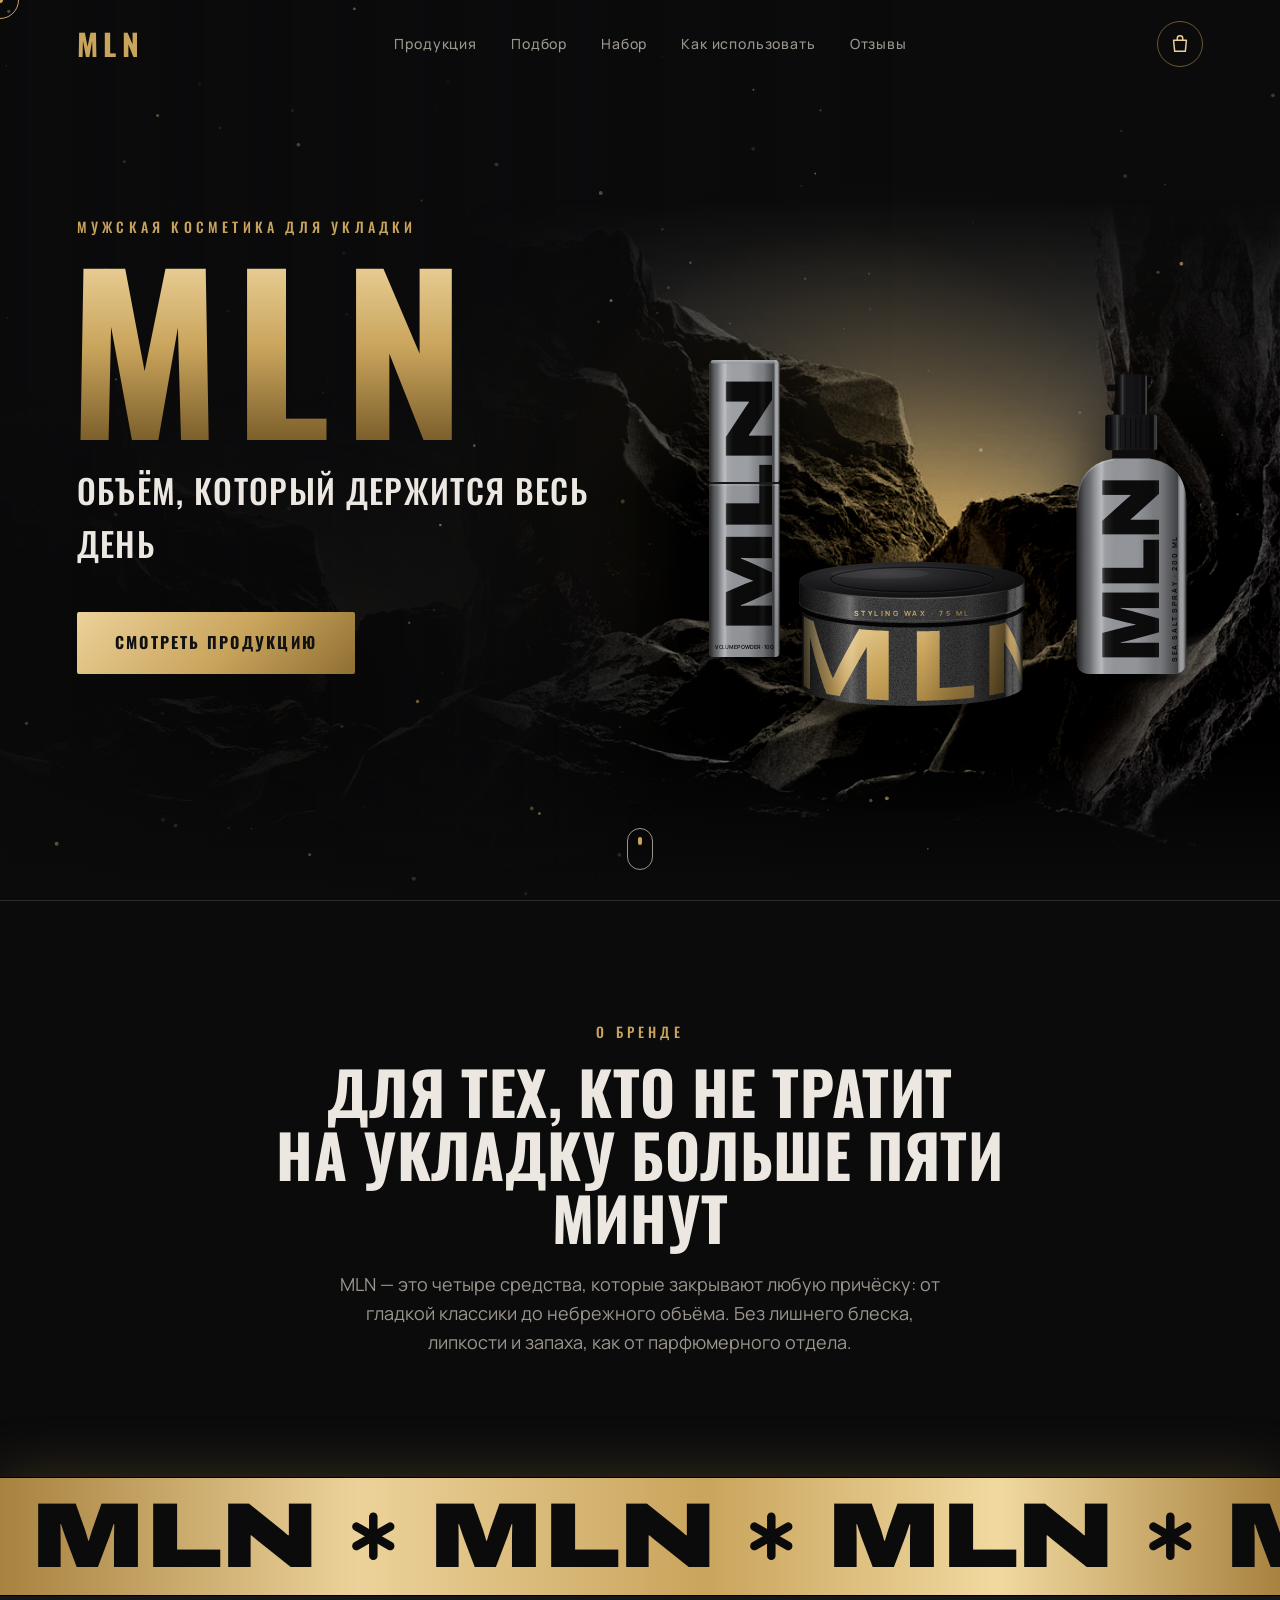
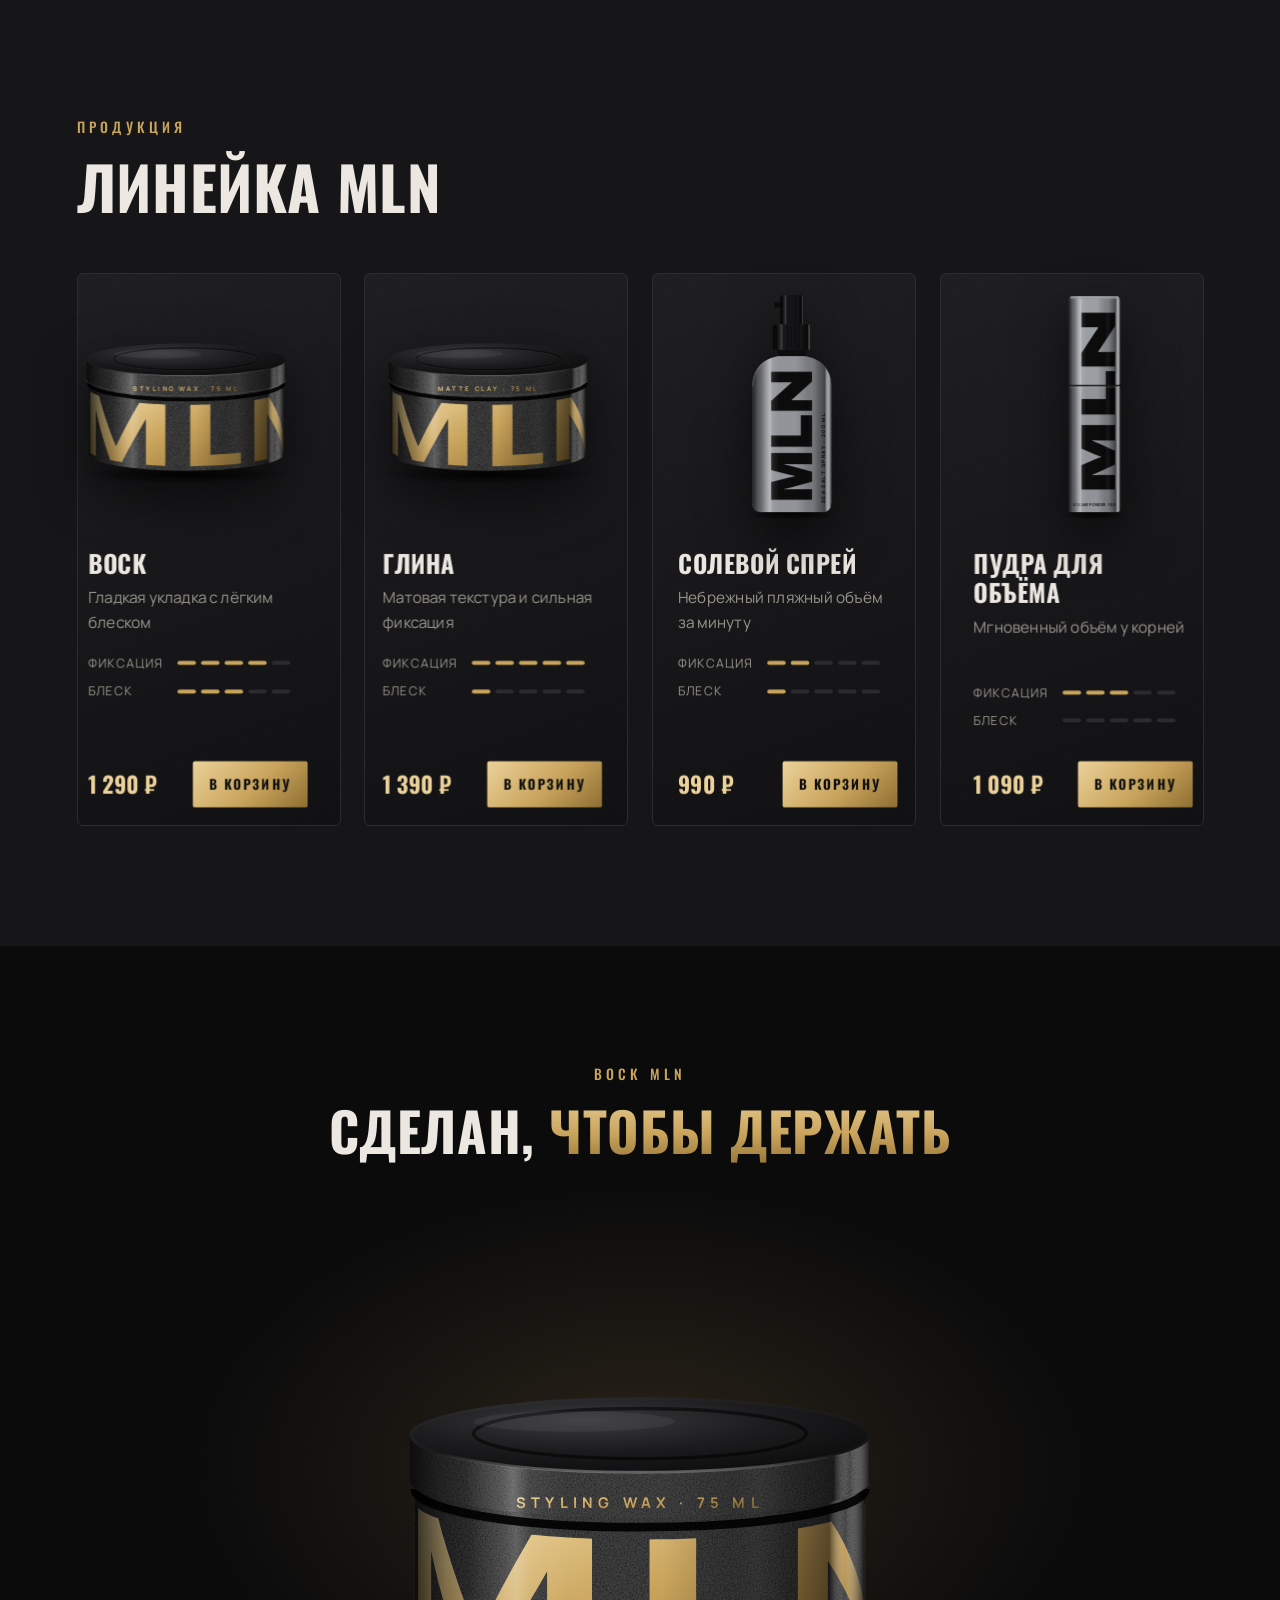
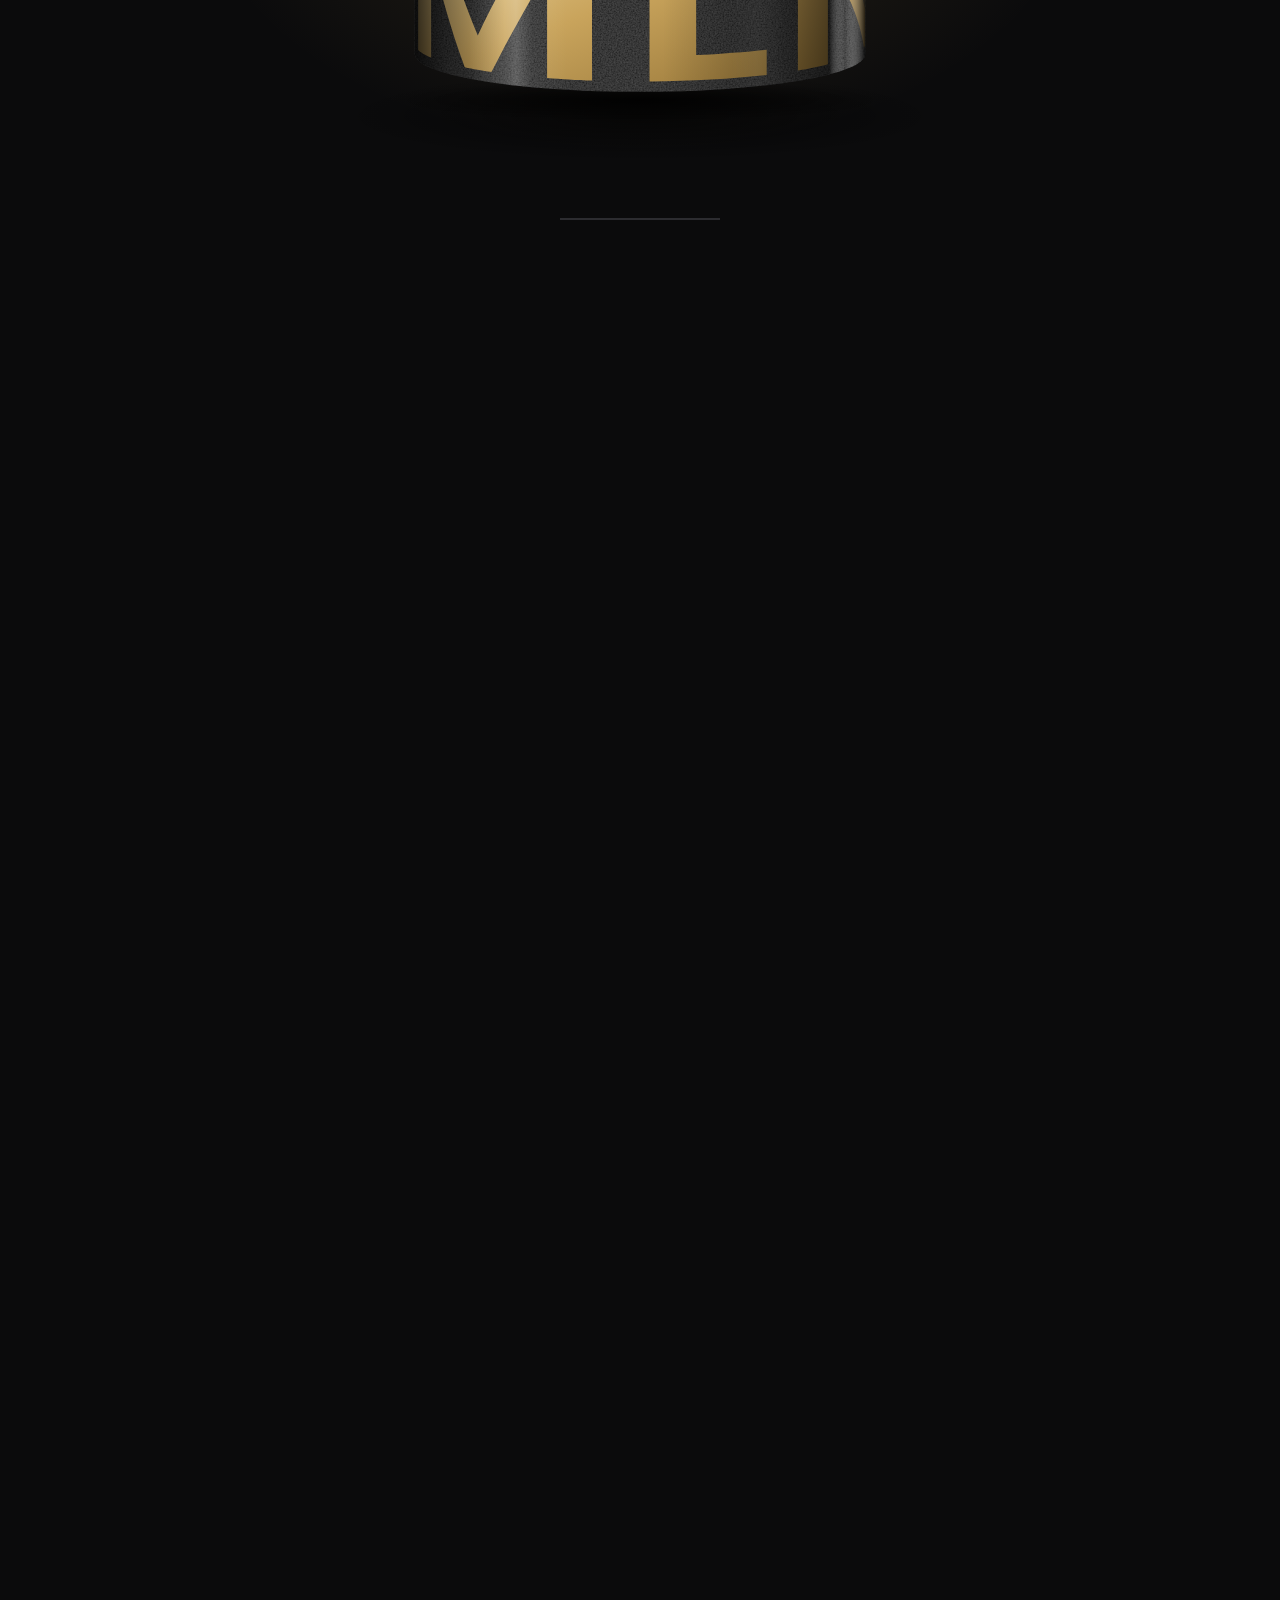
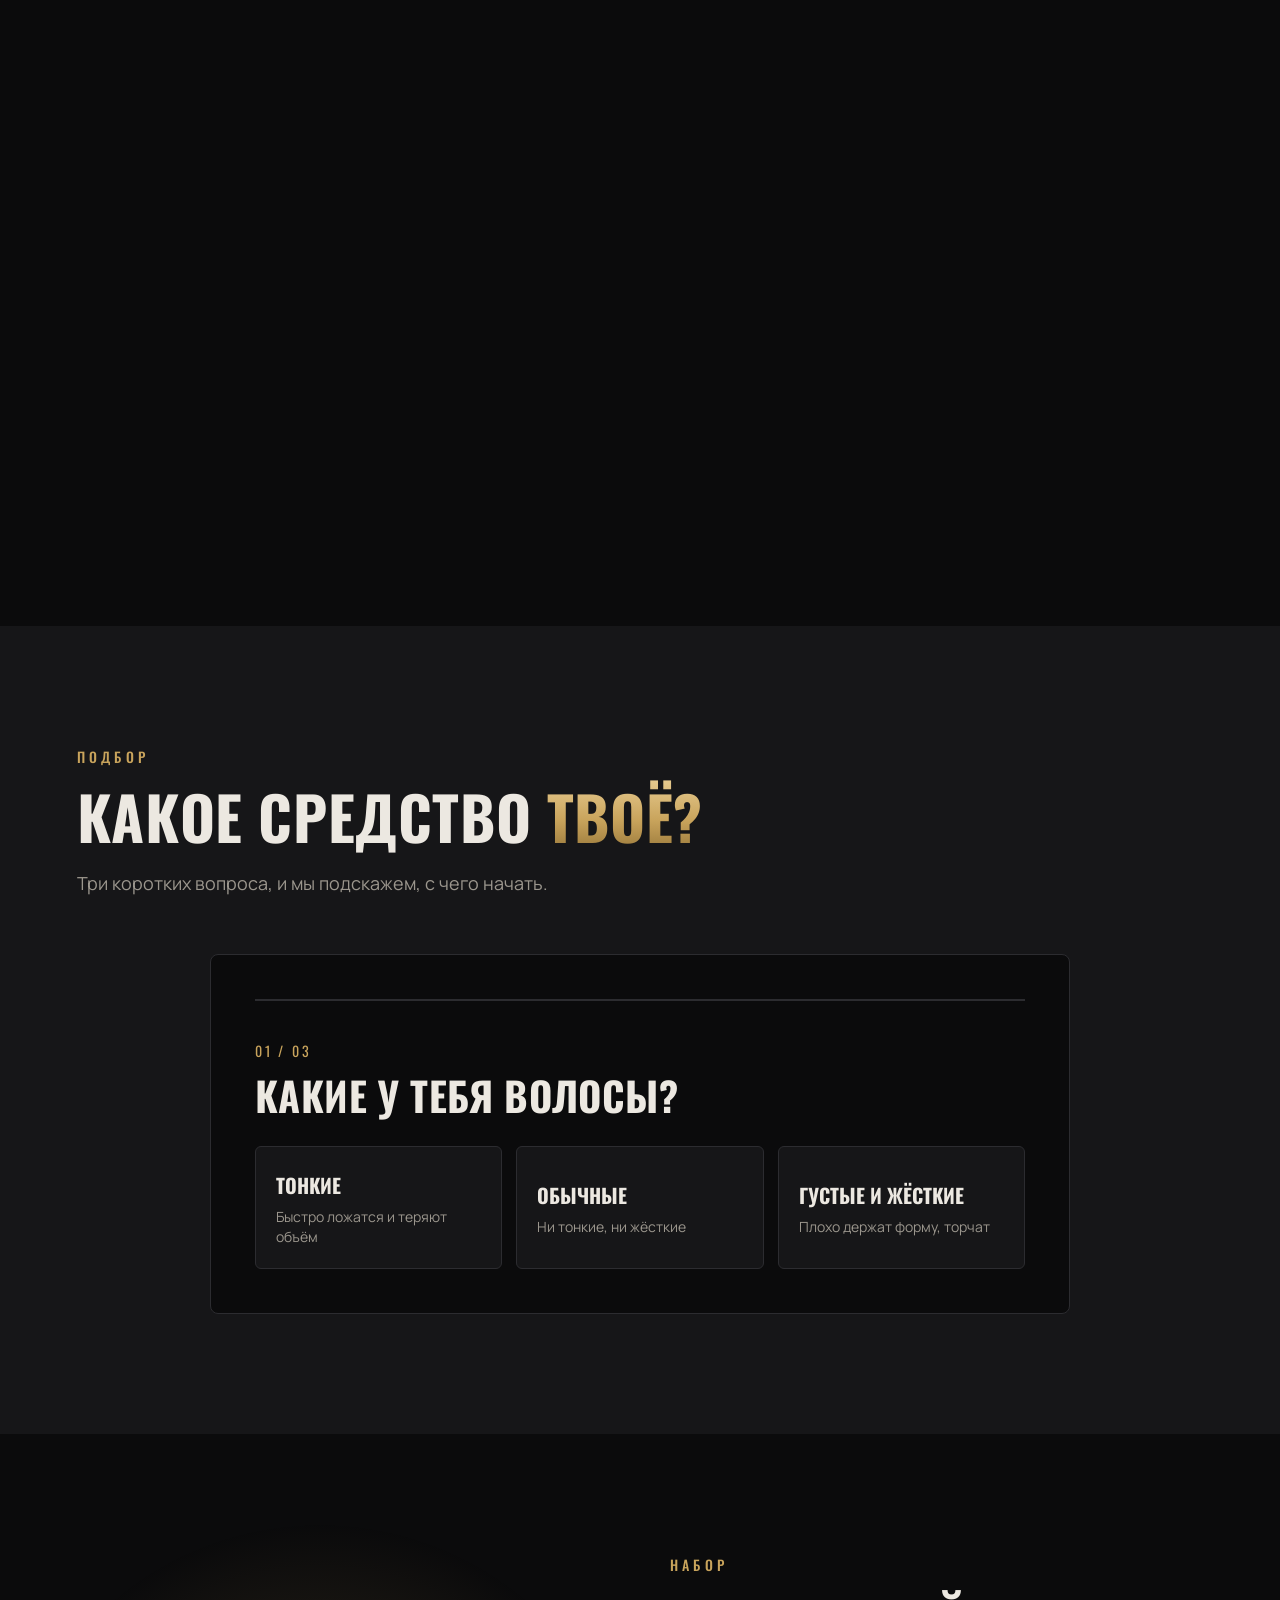
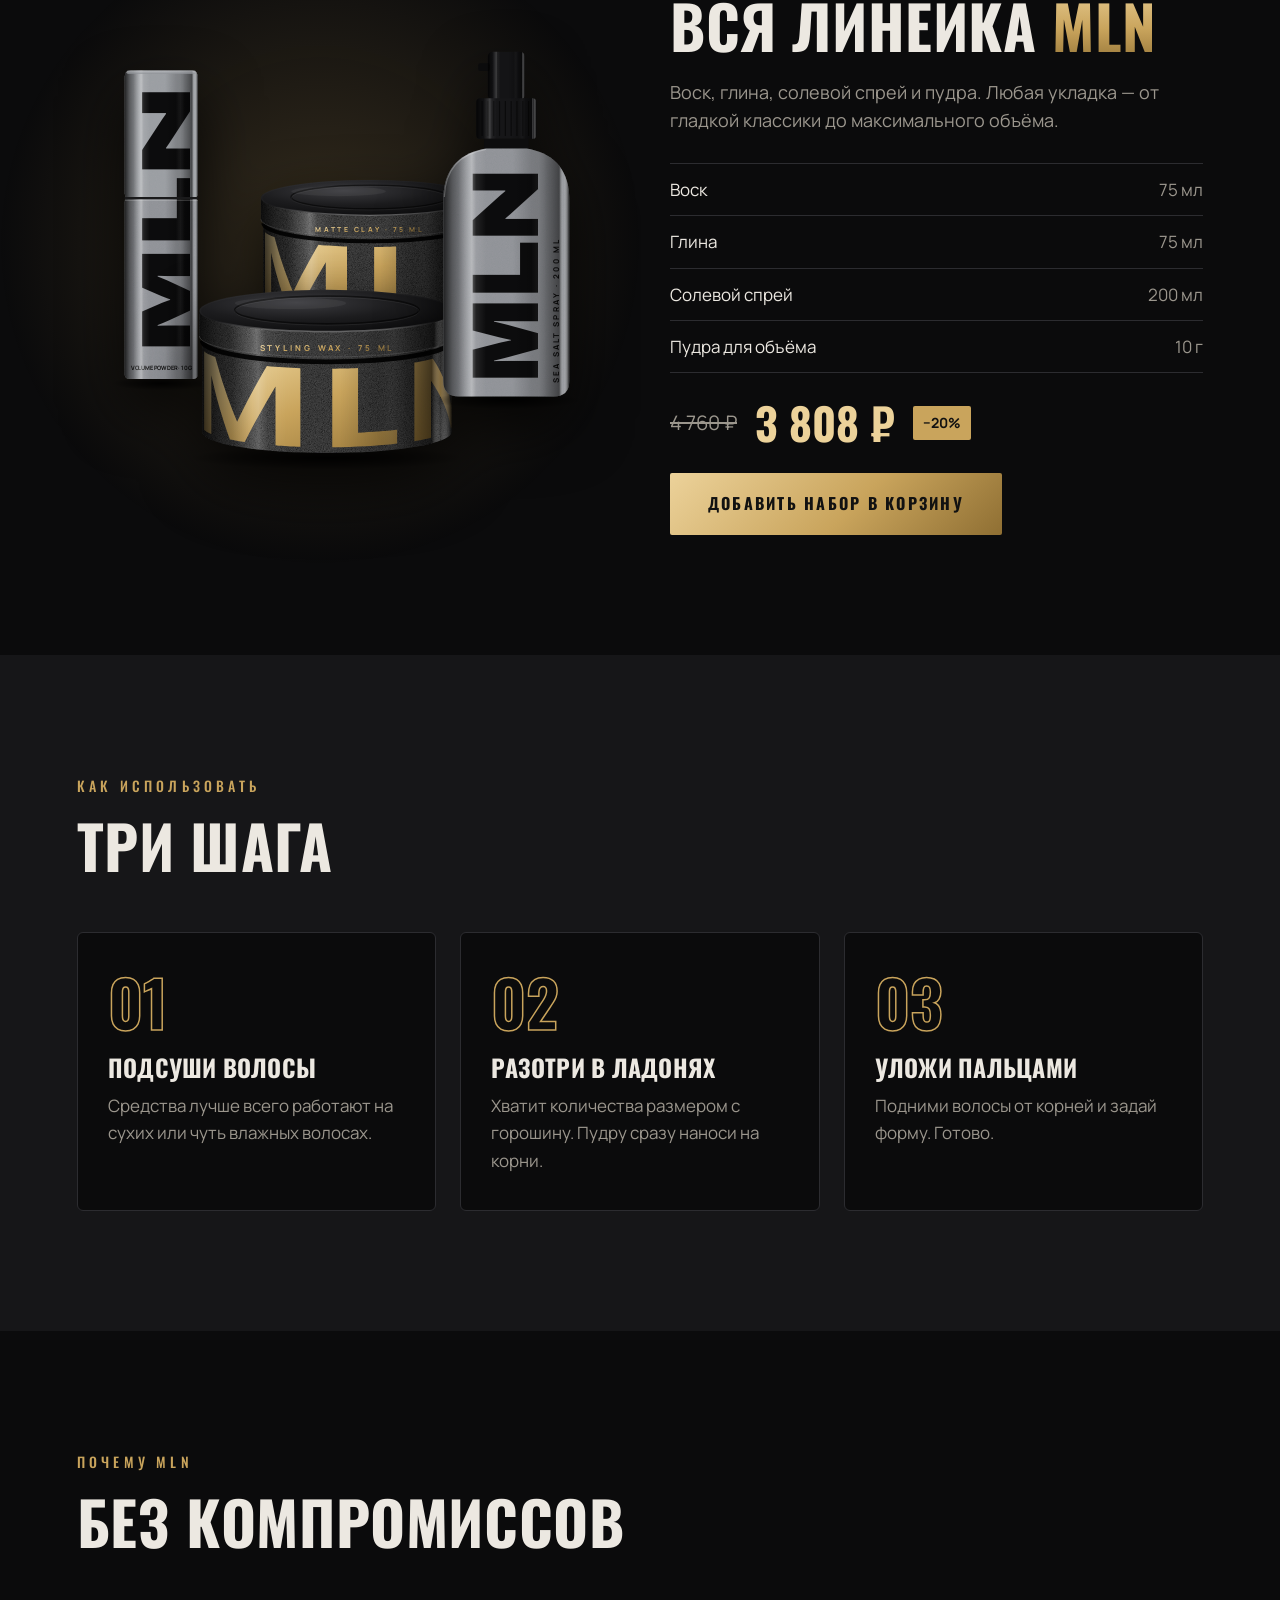
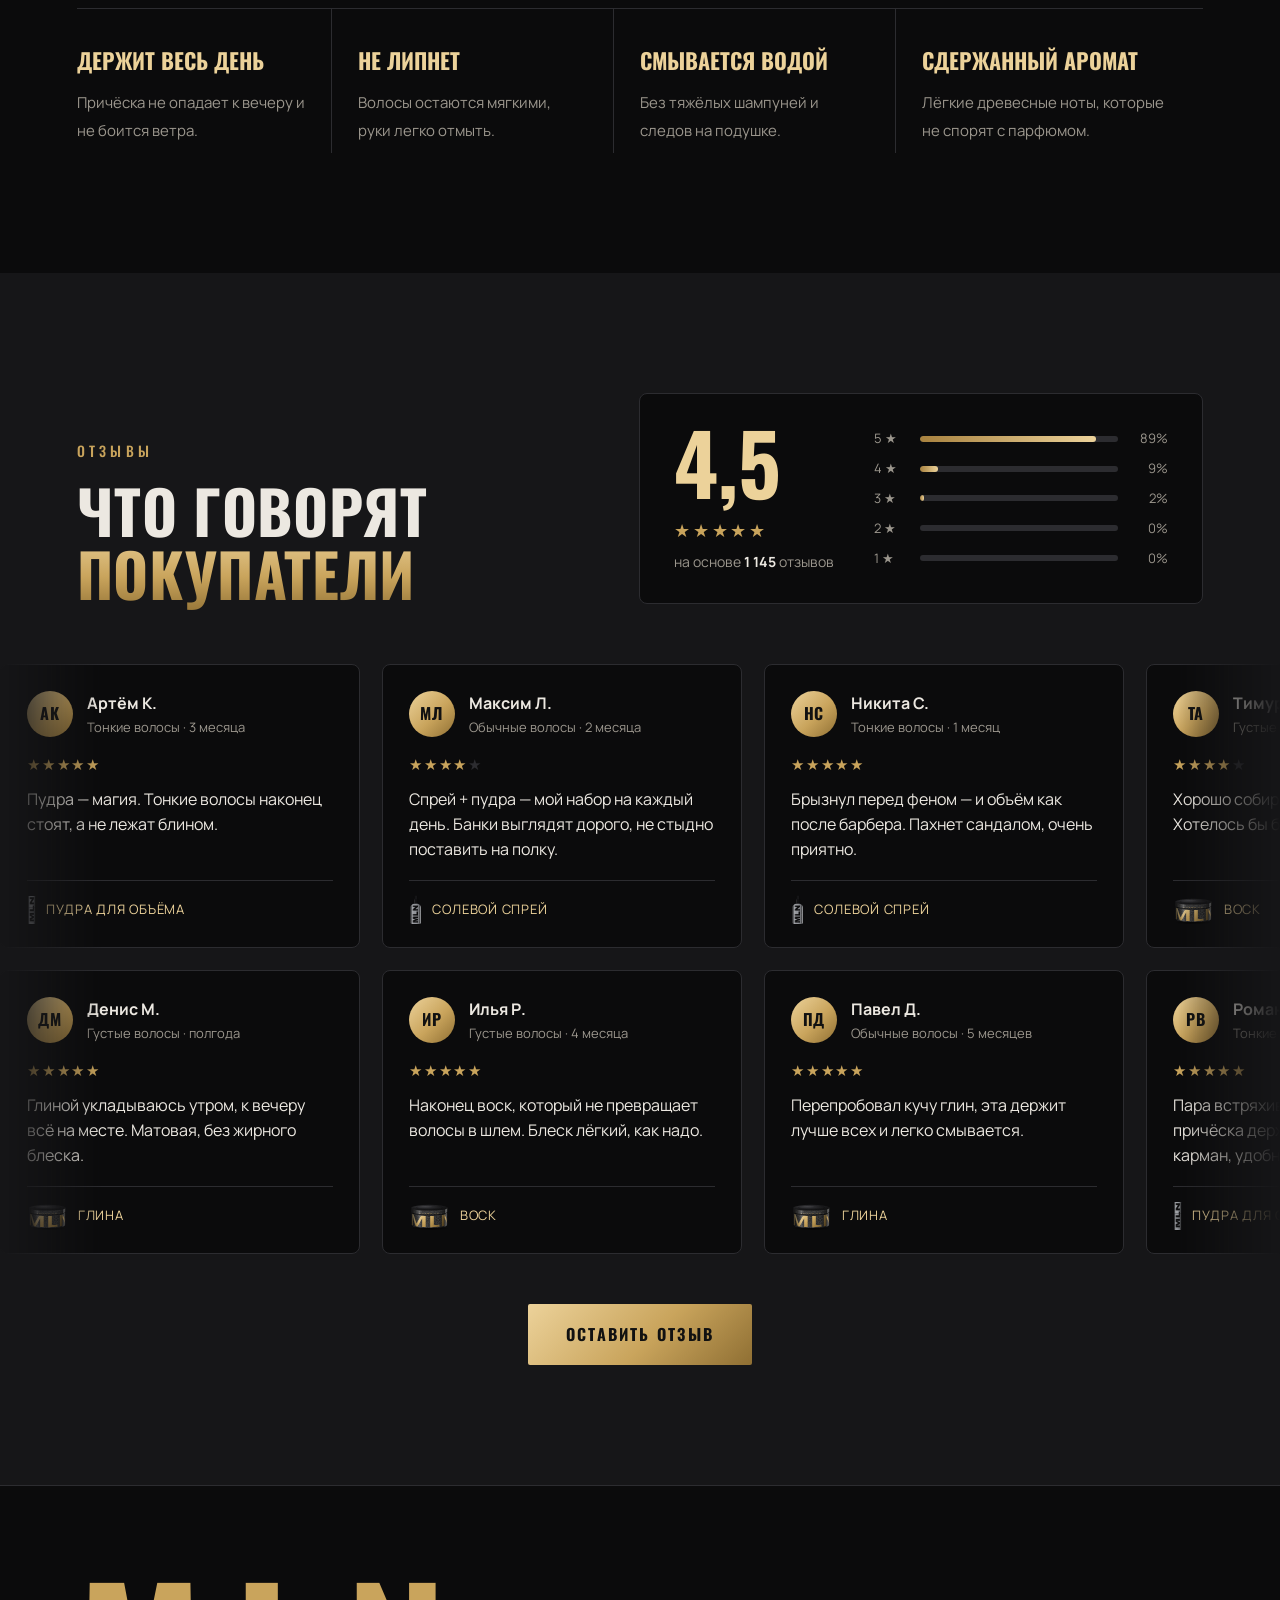
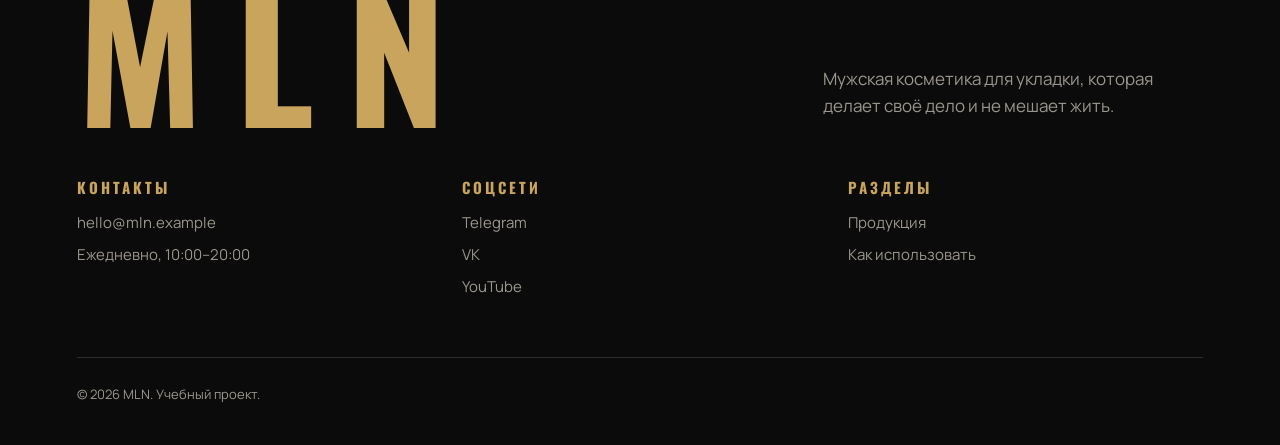
<file: mln/index.html>
<!DOCTYPE html>
<html lang="ru">
<head>
<meta charset="UTF-8">
<meta name="viewport" content="width=device-width, initial-scale=1">
<title>MLN — мужская косметика для укладки</title>
<meta name="description" content="MLN — воск, глина, солевой спрей и пудра для объёма. Мужская косметика для укладки волос.">
<link rel="preconnect" href="https://fonts.googleapis.com">
<link rel="preconnect" href="https://fonts.gstatic.com" crossorigin>
<link href="https://fonts.googleapis.com/css2?family=Archivo:wdth,wght@125,900&family=Oswald:wght@500;700&family=Manrope:wght@400;500;700&display=swap" rel="stylesheet">
<link rel="stylesheet" href="style.css">
</head>
<body class="loading">

<!-- ===== Заставка при загрузке ===== -->
<div class="loader" aria-hidden="true">
  <svg class="loader-logo" viewBox="0 0 300 90">
    <path d="M0.0 85.0 L2.6 85.0 L5.1 85.0 L7.6 85.0 L10.2 85.0 L12.7 85.0 L15.3 85.0 L17.8 85.0 L20.4 85.0 L20.4 77.5 L20.4 70.1 L20.4 62.6 L20.4 55.0 L20.4 47.5 L20.4 40.1 L20.4 32.6 L20.4 25.1 L23.9 32.6 L27.5 40.1 L31.1 47.5 L34.7 55.0 L38.3 62.6 L41.9 70.1 L45.4 77.5 L49.0 85.0 L51.1 85.0 L53.2 85.0 L55.3 85.0 L57.4 85.0 L59.4 85.0 L61.5 85.0 L63.6 85.0 L65.7 85.0 L69.3 77.5 L72.8 70.1 L76.4 62.6 L80.0 55.0 L83.6 47.5 L87.2 40.1 L90.8 32.6 L94.3 25.1 L94.3 32.6 L94.3 40.1 L94.3 47.5 L94.3 55.0 L94.3 62.6 L94.3 70.1 L94.3 77.5 L94.3 85.0 L96.9 85.0 L99.5 85.0 L102.0 85.0 L104.5 85.0 L107.1 85.0 L109.6 85.0 L112.2 85.0 L114.7 85.0 L114.7 75.0 L114.7 65.0 L114.7 55.0 L114.7 45.1 L114.7 35.0 L114.7 25.1 L114.7 15.0 L114.7 5.1 L111.2 5.1 L107.7 5.1 L104.2 5.1 L100.7 5.1 L97.3 5.1 L93.8 5.1 L90.3 5.1 L86.8 5.1 L83.1 12.7 L79.5 20.2 L75.8 27.8 L72.1 35.3 L68.5 43.0 L64.8 50.6 L61.2 58.1 L57.5 65.7 L53.8 58.1 L50.1 50.6 L46.4 43.0 L42.7 35.3 L39.0 27.8 L35.3 20.2 L31.6 12.7 L27.9 5.1 L24.4 5.1 L20.9 5.1 L17.5 5.1 L14.0 5.1 L10.5 5.1 L7.0 5.1 L3.5 5.1 L0.0 5.1ZM139.7 85.0 L146.4 85.0 L153.1 85.0 L159.9 85.0 L166.7 85.0 L173.4 85.0 L180.1 85.0 L186.9 85.0 L193.6 85.0 L193.6 83.2 L193.6 81.5 L193.6 79.7 L193.6 77.9 L193.6 76.1 L193.6 74.4 L193.6 72.6 L193.6 70.9 L189.4 70.9 L185.2 70.9 L181.0 70.9 L176.8 70.9 L172.6 70.9 L168.4 70.9 L164.2 70.9 L160.0 70.9 L160.0 62.7 L160.0 54.4 L160.0 46.2 L160.0 38.0 L160.0 29.8 L160.0 21.6 L160.0 13.3 L160.0 5.1 L157.5 5.1 L154.9 5.1 L152.4 5.1 L149.8 5.1 L147.3 5.1 L144.8 5.1 L142.2 5.1 L139.7 5.1ZM211.0 85.0 L213.5 85.0 L216.1 85.0 L218.6 85.0 L221.2 85.0 L223.7 85.0 L226.3 85.0 L228.8 85.0 L231.4 85.0 L231.4 77.8 L231.4 70.5 L231.4 63.2 L231.4 55.9 L231.4 48.7 L231.4 41.5 L231.4 34.2 L231.4 27.0 L237.1 34.2 L242.8 41.5 L248.6 48.7 L254.3 55.9 L260.0 63.2 L265.8 70.5 L271.5 77.8 L277.3 85.0 L280.1 85.0 L283.0 85.0 L285.8 85.0 L288.6 85.0 L291.5 85.0 L294.3 85.0 L297.2 85.0 L300.0 85.0 L300.0 75.0 L300.0 65.0 L300.0 55.0 L300.0 45.1 L300.0 35.0 L300.0 25.1 L300.0 15.0 L300.0 5.1 L297.4 5.1 L294.9 5.1 L292.4 5.1 L289.8 5.1 L287.3 5.1 L284.7 5.1 L282.2 5.1 L279.6 5.1 L279.6 12.4 L279.6 19.6 L279.6 27.0 L279.6 34.2 L279.6 41.5 L279.6 48.7 L279.6 56.0 L279.6 63.2 L274.0 56.0 L268.3 48.7 L262.6 41.5 L256.9 34.2 L251.2 27.0 L245.6 19.6 L239.8 12.4 L234.2 5.1 L231.3 5.1 L228.4 5.1 L225.5 5.1 L222.6 5.1 L219.7 5.1 L216.8 5.1 L213.9 5.1 L211.0 5.1Z" fill="none" stroke="#c9a45c" stroke-width="1.2"/>
    <path class="loader-fill" d="M0.0 85.0 L2.6 85.0 L5.1 85.0 L7.6 85.0 L10.2 85.0 L12.7 85.0 L15.3 85.0 L17.8 85.0 L20.4 85.0 L20.4 77.5 L20.4 70.1 L20.4 62.6 L20.4 55.0 L20.4 47.5 L20.4 40.1 L20.4 32.6 L20.4 25.1 L23.9 32.6 L27.5 40.1 L31.1 47.5 L34.7 55.0 L38.3 62.6 L41.9 70.1 L45.4 77.5 L49.0 85.0 L51.1 85.0 L53.2 85.0 L55.3 85.0 L57.4 85.0 L59.4 85.0 L61.5 85.0 L63.6 85.0 L65.7 85.0 L69.3 77.5 L72.8 70.1 L76.4 62.6 L80.0 55.0 L83.6 47.5 L87.2 40.1 L90.8 32.6 L94.3 25.1 L94.3 32.6 L94.3 40.1 L94.3 47.5 L94.3 55.0 L94.3 62.6 L94.3 70.1 L94.3 77.5 L94.3 85.0 L96.9 85.0 L99.5 85.0 L102.0 85.0 L104.5 85.0 L107.1 85.0 L109.6 85.0 L112.2 85.0 L114.7 85.0 L114.7 75.0 L114.7 65.0 L114.7 55.0 L114.7 45.1 L114.7 35.0 L114.7 25.1 L114.7 15.0 L114.7 5.1 L111.2 5.1 L107.7 5.1 L104.2 5.1 L100.7 5.1 L97.3 5.1 L93.8 5.1 L90.3 5.1 L86.8 5.1 L83.1 12.7 L79.5 20.2 L75.8 27.8 L72.1 35.3 L68.5 43.0 L64.8 50.6 L61.2 58.1 L57.5 65.7 L53.8 58.1 L50.1 50.6 L46.4 43.0 L42.7 35.3 L39.0 27.8 L35.3 20.2 L31.6 12.7 L27.9 5.1 L24.4 5.1 L20.9 5.1 L17.5 5.1 L14.0 5.1 L10.5 5.1 L7.0 5.1 L3.5 5.1 L0.0 5.1ZM139.7 85.0 L146.4 85.0 L153.1 85.0 L159.9 85.0 L166.7 85.0 L173.4 85.0 L180.1 85.0 L186.9 85.0 L193.6 85.0 L193.6 83.2 L193.6 81.5 L193.6 79.7 L193.6 77.9 L193.6 76.1 L193.6 74.4 L193.6 72.6 L193.6 70.9 L189.4 70.9 L185.2 70.9 L181.0 70.9 L176.8 70.9 L172.6 70.9 L168.4 70.9 L164.2 70.9 L160.0 70.9 L160.0 62.7 L160.0 54.4 L160.0 46.2 L160.0 38.0 L160.0 29.8 L160.0 21.6 L160.0 13.3 L160.0 5.1 L157.5 5.1 L154.9 5.1 L152.4 5.1 L149.8 5.1 L147.3 5.1 L144.8 5.1 L142.2 5.1 L139.7 5.1ZM211.0 85.0 L213.5 85.0 L216.1 85.0 L218.6 85.0 L221.2 85.0 L223.7 85.0 L226.3 85.0 L228.8 85.0 L231.4 85.0 L231.4 77.8 L231.4 70.5 L231.4 63.2 L231.4 55.9 L231.4 48.7 L231.4 41.5 L231.4 34.2 L231.4 27.0 L237.1 34.2 L242.8 41.5 L248.6 48.7 L254.3 55.9 L260.0 63.2 L265.8 70.5 L271.5 77.8 L277.3 85.0 L280.1 85.0 L283.0 85.0 L285.8 85.0 L288.6 85.0 L291.5 85.0 L294.3 85.0 L297.2 85.0 L300.0 85.0 L300.0 75.0 L300.0 65.0 L300.0 55.0 L300.0 45.1 L300.0 35.0 L300.0 25.1 L300.0 15.0 L300.0 5.1 L297.4 5.1 L294.9 5.1 L292.4 5.1 L289.8 5.1 L287.3 5.1 L284.7 5.1 L282.2 5.1 L279.6 5.1 L279.6 12.4 L279.6 19.6 L279.6 27.0 L279.6 34.2 L279.6 41.5 L279.6 48.7 L279.6 56.0 L279.6 63.2 L274.0 56.0 L268.3 48.7 L262.6 41.5 L256.9 34.2 L251.2 27.0 L245.6 19.6 L239.8 12.4 L234.2 5.1 L231.3 5.1 L228.4 5.1 L225.5 5.1 L222.6 5.1 L219.7 5.1 L216.8 5.1 L213.9 5.1 L211.0 5.1Z" fill="url(#gold)"/>
  </svg>
  <div class="loader-line"><i></i></div>
</div>

<!-- ===== Свой курсор ===== -->
<div class="cursor-dot" aria-hidden="true"></div>
<div class="cursor-ring" aria-hidden="true"></div>

<!-- ===== Цвета и свет для упаковки ===== -->
<svg width="0" height="0" style="position:absolute" aria-hidden="true">
  <defs>
    <linearGradient id="gold" x1="0" y1="0" x2="1" y2="1">
      <stop offset="0" stop-color="#f3dda6"/>
      <stop offset=".5" stop-color="#c9a45c"/>
      <stop offset="1" stop-color="#8f6f33"/>
    </linearGradient>
    <!-- тень цилиндра: тёмные края, светлее к центру -->
    <linearGradient id="cylShade" x1="0" x2="1">
      <stop offset="0" stop-color="#000" stop-opacity=".78"/>
      <stop offset=".07" stop-color="#000" stop-opacity=".42"/>
      <stop offset=".2" stop-color="#000" stop-opacity="0"/>
      <stop offset=".55" stop-color="#000" stop-opacity="0"/>
      <stop offset=".8" stop-color="#000" stop-opacity=".28"/>
      <stop offset=".92" stop-color="#000" stop-opacity=".55"/>
      <stop offset=".955" stop-color="#fff" stop-opacity=".07"/>
      <stop offset="1" stop-color="#000" stop-opacity=".8"/>
    </linearGradient>
    <!-- блик от света слева -->
    <linearGradient id="spec" x1="0" x2="1">
      <stop offset=".12" stop-color="#fff" stop-opacity="0"/>
      <stop offset=".2" stop-color="#fff" stop-opacity=".22"/>
      <stop offset=".225" stop-color="#fff" stop-opacity=".38"/>
      <stop offset=".26" stop-color="#fff" stop-opacity=".1"/>
      <stop offset=".34" stop-color="#fff" stop-opacity="0"/>
      <stop offset=".7" stop-color="#fff" stop-opacity="0"/>
      <stop offset=".76" stop-color="#fff" stop-opacity=".06"/>
      <stop offset=".82" stop-color="#fff" stop-opacity="0"/>
    </linearGradient>
    <!-- верх крышки -->
    <radialGradient id="lidTop" cx=".38" cy=".3" r=".8">
      <stop offset="0" stop-color="#3b3b3f"/>
      <stop offset=".5" stop-color="#1c1c1e"/>
      <stop offset="1" stop-color="#0a0a0b"/>
    </radialGradient>
    <linearGradient id="rim" x1="0" y1="0" x2="0" y2="1">
      <stop offset="0" stop-color="#fff" stop-opacity=".02"/>
      <stop offset=".75" stop-color="#fff" stop-opacity=".02"/>
      <stop offset="1" stop-color="#fff" stop-opacity=".35"/>
    </linearGradient>
    <linearGradient id="graphiteTop" x1="0" y1="0" x2="0" y2="1">
      <stop offset="0" stop-color="#c3c5c9"/>
      <stop offset="1" stop-color="#8b8e93"/>
    </linearGradient>
    <radialGradient id="waxIn" cx=".42" cy=".4" r=".75">
      <stop offset="0" stop-color="#f4dfa8"/>
      <stop offset=".55" stop-color="#c9a45c"/>
      <stop offset="1" stop-color="#7a5a25"/>
    </radialGradient>
    <radialGradient id="floorShadow">
      <stop offset="0" stop-color="#000" stop-opacity=".85"/>
      <stop offset=".6" stop-color="#000" stop-opacity=".35"/>
      <stop offset="1" stop-color="#000" stop-opacity="0"/>
    </radialGradient>
    <!-- матовая зернистость поверхности -->
    <filter id="grain" x="0" y="0" width="100%" height="100%">
      <feTurbulence type="fractalNoise" baseFrequency="1.1" numOctaves="2" seed="4" result="n"/>
      <feColorMatrix in="n" type="matrix" values="0 0 0 0 .5  0 0 0 0 .5  0 0 0 0 .5  0 0 0 .14 0" result="g"/>
      <feComposite in="g" in2="SourceGraphic" operator="in" result="gi"/>
      <feMerge><feMergeNode in="SourceGraphic"/><feMergeNode in="gi"/></feMerge>
    </filter>
  </defs>
</svg>

<!-- ===== 1. Шапка ===== -->
<header class="header">
  <a href="#top" class="logo">MLN</a>
  <nav class="nav">
    <a href="#products">Продукция</a>
    <a href="#quiz">Подбор</a>
    <a href="#bundle">Набор</a>
    <a href="#how">Как использовать</a>
    <a href="#reviews">Отзывы</a>
  </nav>
  <button class="cart-btn" aria-label="Открыть корзину">
    <svg viewBox="0 0 24 24" fill="none" stroke="currentColor" stroke-width="1.6" stroke-linecap="round" stroke-linejoin="round"><path d="M5 8h14l-1.2 12H6.2L5 8z"/><path d="M9 8V6a3 3 0 0 1 6 0v2"/></svg>
    <span class="cart-count">0</span>
  </button>
</header>

<main id="top">

<!-- ===== 2. Главный экран ===== -->
<section class="hero">
  <!-- Фон: камни + золотое свечение -->
  <div class="hero-bg" aria-hidden="true">
    <div class="rocks rocks-side" data-depth=".3" data-scroll=".45"></div>
    <div class="hero-glow"></div>
    <div class="rocks rocks-main" data-depth=".7" data-scroll=".3"></div>
    <div class="hero-vignette"></div>
  </div>
  <canvas class="powder" aria-hidden="true"></canvas>
  <div class="hero-inner">
    <div class="hero-text">
      <p class="eyebrow">Мужская косметика для укладки</p>
      <h1 class="hero-title">MLN</h1>
      <p class="hero-slogan">Объём, который держится весь день</p>
      <a href="#products" class="btn shine">Смотреть продукцию</a>
    </div>
    <div class="hero-art" aria-hidden="true">
      <div class="pack pack-powder" data-depth="1.1" data-scroll="-.12"><svg viewBox="0 0 120 380"><use href="#pk-powder"/></svg></div>
      <div class="pack pack-jar" data-depth="1.6" data-scroll="-.2"><svg viewBox="0 0 300 220"><use href="#pk-jar-wax"/></svg></div>
      <div class="pack pack-spray" data-depth="1.3" data-scroll="-.16"><svg viewBox="0 0 170 380"><use href="#pk-spray"/></svg></div>
    </div>
  </div>
  <a href="#about" class="scroll-hint" aria-label="Листать вниз"><span></span></a>
</section>

<!-- ===== 3. О бренде ===== -->
<section class="about reveal" id="about">
  <p class="eyebrow">О бренде</p>
  <h2>Для тех, кто не тратит<br>на укладку больше пяти минут</h2>
  <p class="lead">MLN — это четыре средства, которые закрывают любую причёску: от гладкой классики до небрежного объёма. Без лишнего блеска, липкости и запаха, как от парфюмерного отдела.</p>
</section>

<!-- ===== Бегущая лента ===== -->
<div class="marquee" aria-hidden="true"><div class="marquee-track"></div></div>

<!-- ===== 4. Продукция ===== -->
<section class="products" id="products">
  <div class="section-head reveal">
    <p class="eyebrow">Продукция</p>
    <h2>Линейка MLN</h2>
  </div>

  <div class="cards">
    <article class="card reveal" data-id="wax" data-name="Воск" data-price="1290" data-pack="jar-wax">
      <div class="card-art"><svg viewBox="0 0 300 220"><use href="#pk-jar-wax"/></svg></div>
      <h3>Воск</h3>
      <p class="effect">Гладкая укладка с лёгким блеском</p>
      <div class="meter"><span>Фиксация</span><i class="on"></i><i class="on"></i><i class="on"></i><i class="on"></i><i></i></div>
      <div class="meter"><span>Блеск</span><i class="on"></i><i class="on"></i><i class="on"></i><i></i><i></i></div>
      <div class="card-bottom"><b class="price">1 290 ₽</b><button class="btn btn-small shine add-to-cart">В корзину</button></div>
    </article>

    <article class="card reveal" data-id="clay" data-name="Глина" data-price="1390" data-pack="jar-clay">
      <div class="card-art"><svg viewBox="0 0 300 220"><use href="#pk-jar-clay"/></svg></div>
      <h3>Глина</h3>
      <p class="effect">Матовая текстура и сильная фиксация</p>
      <div class="meter"><span>Фиксация</span><i class="on"></i><i class="on"></i><i class="on"></i><i class="on"></i><i class="on"></i></div>
      <div class="meter"><span>Блеск</span><i class="on"></i><i></i><i></i><i></i><i></i></div>
      <div class="card-bottom"><b class="price">1 390 ₽</b><button class="btn btn-small shine add-to-cart">В корзину</button></div>
    </article>

    <article class="card reveal" data-id="spray" data-name="Солевой спрей" data-price="990" data-pack="spray">
      <div class="card-art"><svg viewBox="0 0 170 380"><use href="#pk-spray"/></svg></div>
      <h3>Солевой спрей</h3>
      <p class="effect">Небрежный пляжный объём за минуту</p>
      <div class="meter"><span>Фиксация</span><i class="on"></i><i class="on"></i><i></i><i></i><i></i></div>
      <div class="meter"><span>Блеск</span><i class="on"></i><i></i><i></i><i></i><i></i></div>
      <div class="card-bottom"><b class="price">990 ₽</b><button class="btn btn-small shine add-to-cart">В корзину</button></div>
    </article>

    <article class="card reveal" data-id="powder" data-name="Пудра для объёма" data-price="1090" data-pack="powder">
      <div class="card-art"><svg viewBox="0 0 120 380"><use href="#pk-powder"/></svg></div>
      <h3>Пудра для объёма</h3>
      <p class="effect">Мгновенный объём у корней</p>
      <div class="meter"><span>Фиксация</span><i class="on"></i><i class="on"></i><i class="on"></i><i></i><i></i></div>
      <div class="meter"><span>Блеск</span><i></i><i></i><i></i><i></i><i></i></div>
      <div class="card-bottom"><b class="price">1 090 ₽</b><button class="btn btn-small shine add-to-cart">В корзину</button></div>
    </article>
  </div>
</section>


<!-- ===== Вращающаяся банка ===== -->
<section class="showcase" id="showcase">
  <div class="showcase-sticky">
    <div class="showcase-head">
      <p class="eyebrow">Воск MLN</p>
      <h2>Сделан, <span class="gold-text">чтобы держать</span></h2>
    </div>
    <div class="showcase-stage">
      <ul class="feat feat-left">
        <li data-at=".1"><b>Сильная фиксация</b><span>Форма держится до вечера</span></li>
        <li data-at=".28"><b>Лёгкий блеск</b><span>Ухоженный вид без жирности</span></li>
      </ul>
      <svg class="showcase-jar" viewBox="0 -110 300 330" aria-label="Банка воска MLN">
        <!-- тень нарисована прямо в картинке: так браузеру не нужно размывать её на каждом кадре -->
        <ellipse cx="150" cy="212" rx="175" ry="26" fill="url(#floorShadow)" opacity=".7"/>
        <ellipse cx="150" cy="203" rx="142" ry="12" fill="url(#floorShadow)"/>
        <clipPath id="sc-clip"><path d="M20 80 V176 A130 22 0 0 0 280 176 V80 Z"/></clipPath>
        <path d="M20 80 V176 A130 22 0 0 0 280 176 V80 Z" fill="#141416" filter="url(#grain)"/>
        <path id="sc-logo" d="" fill="url(#gold)" clip-path="url(#sc-clip)"/>
        <!-- обратная сторона банки: этикетка -->
        <g clip-path="url(#sc-clip)"><g id="sc-back" opacity="0" font-family="Manrope, Arial, sans-serif" font-weight="700" fill="url(#gold)" text-anchor="middle">
          <text x="150" y="124" font-size="9" letter-spacing="3">STYLING WAX</text>
          <line x1="110" y1="132" x2="190" y2="132" stroke="#c9a45c" stroke-opacity=".5"/>
          <text x="150" y="146" font-size="7" letter-spacing="1.6" opacity=".85">HOLD ●●●●○   SHINE ●●●○○</text>
          <text x="150" y="160" font-size="7" letter-spacing="1.6" opacity=".85">APPLY TO DRY HAIR</text>
          <text x="150" y="174" font-size="7" letter-spacing="1.6" opacity=".6">75 ML · 2.5 FL OZ</text>
        </g></g>
        <path d="M20 80 V176 A130 22 0 0 0 280 176 V80 Z" fill="url(#cylShade)"/>
        <path d="M20 80 V176 A130 22 0 0 0 280 176 V80 Z" fill="url(#spec)" opacity=".55"/>
        <!-- воск внутри (виден, когда крышка поднята) -->
        <g id="sc-inside" opacity="0">
          <ellipse cx="150" cy="80" rx="130" ry="22" fill="#070707"/>
          <ellipse cx="150" cy="81" rx="122" ry="19" fill="url(#waxIn)"/>
          <path d="M70 82 Q110 70 150 80 T230 78" fill="none" stroke="#fff" stroke-opacity=".25" stroke-width="2"/>
          <path d="M95 89 Q135 80 170 88 T215 86" fill="none" stroke="#6b4f20" stroke-opacity=".5" stroke-width="2"/>
        </g>
        <path id="sc-gap" d="M20 81 A130 22 0 0 0 280 81" fill="none" stroke="#000" stroke-width="5" opacity=".9"/>
        <!-- крышка -->
        <g id="sc-lid">
          <path d="M17 50 V76 A133 22 0 0 0 283 76 V50 Z" fill="#1a1a1c" filter="url(#grain)"/>
          <text x="150" y="92" text-anchor="middle" font-size="8.5" letter-spacing="3" font-family="Manrope, Arial, sans-serif" font-weight="700" fill="url(#gold)">STYLING WAX · 75 ML</text>
          <path d="M17 50 V76 A133 22 0 0 0 283 76 V50 Z" fill="url(#cylShade)"/>
          <path d="M17 50 V76 A133 22 0 0 0 283 76 V50 Z" fill="url(#spec)" opacity=".7"/>
          <ellipse cx="150" cy="50" rx="133" ry="22" fill="url(#lidTop)"/>
          <ellipse cx="150" cy="50" rx="132" ry="21.3" fill="none" stroke="url(#rim)" stroke-width="1.6"/>
          <ellipse cx="150" cy="49" rx="96" ry="14.5" fill="none" stroke="#000" stroke-opacity=".55" stroke-width="2"/>
          <ellipse cx="112" cy="42" rx="58" ry="6" fill="#fff" opacity=".05"/>
        </g>
      </svg>
      <ul class="feat feat-right">
        <li data-at=".46"><b>Без липкости</b><span>Легко распределяется по волосам</span></li>
        <li data-at=".62"><b>Смывается водой</b><span>Без тяжёлых шампуней</span></li>
      </ul>
    </div>
    <p class="showcase-final" data-at=".82">Внутри — 75 мл воска с древесным ароматом</p>
    <div class="showcase-progress"><i></i></div>
  </div>
</section>

<!-- ===== Тест «Подбери средство» ===== -->
<section class="quiz" id="quiz">
  <div class="section-head reveal">
    <p class="eyebrow">Подбор</p>
    <h2>Какое средство <span class="gold-text">твоё?</span></h2>
    <p class="lead">Три коротких вопроса, и мы подскажем, с чего начать.</p>
  </div>
  <div class="quiz-box reveal"></div>
</section>

<!-- ===== Набор ===== -->
<section class="bundle" id="bundle">
  <div class="bundle-glow" aria-hidden="true"></div>
  <div class="bundle-inner">
    <div class="bundle-art reveal" aria-hidden="true">
      <svg class="b-powder" viewBox="0 0 120 380"><use href="#pk-powder"/></svg>
      <svg class="b-clay" viewBox="0 0 300 220"><use href="#pk-jar-clay"/></svg>
      <svg class="b-wax" viewBox="0 0 300 220"><use href="#pk-jar-wax"/></svg>
      <svg class="b-spray" viewBox="0 0 170 380"><use href="#pk-spray"/></svg>
    </div>
    <div class="bundle-text reveal" data-id="set" data-name="Набор MLN" data-price="3808" data-pack="set">
      <p class="eyebrow">Набор</p>
      <h2>Вся линейка <span class="gold-text">MLN</span></h2>
      <p class="lead">Воск, глина, солевой спрей и пудра. Любая укладка — от гладкой классики до максимального объёма.</p>
      <ul class="bundle-list">
        <li>Воск <span>75 мл</span></li>
        <li>Глина <span>75 мл</span></li>
        <li>Солевой спрей <span>200 мл</span></li>
        <li>Пудра для объёма <span>10 г</span></li>
      </ul>
      <div class="bundle-price">
        <s>4 760 ₽</s>
        <b>3 808 ₽</b>
        <span class="badge">−20%</span>
      </div>
      <button class="btn shine add-to-cart">Добавить набор в корзину</button>
    </div>
  </div>
</section>

<!-- ===== 6. Как использовать ===== -->
<section class="how" id="how">
  <div class="section-head reveal">
    <p class="eyebrow">Как использовать</p>
    <h2>Три шага</h2>
  </div>
  <div class="steps">
    <div class="step reveal">
      <span class="step-num">01</span>
      <h3>Подсуши волосы</h3>
      <p>Средства лучше всего работают на сухих или чуть влажных волосах.</p>
    </div>
    <div class="step reveal">
      <span class="step-num">02</span>
      <h3>Разотри в ладонях</h3>
      <p>Хватит количества размером с горошину. Пудру сразу наноси на корни.</p>
    </div>
    <div class="step reveal">
      <span class="step-num">03</span>
      <h3>Уложи пальцами</h3>
      <p>Подними волосы от корней и задай форму. Готово.</p>
    </div>
  </div>
</section>

<!-- ===== 7. Почему MLN ===== -->
<section class="why">
  <div class="section-head reveal">
    <p class="eyebrow">Почему MLN</p>
    <h2>Без компромиссов</h2>
  </div>
  <ul class="why-list">
    <li class="reveal"><b>Держит весь день</b><span>Причёска не опадает к вечеру и не боится ветра.</span></li>
    <li class="reveal"><b>Не липнет</b><span>Волосы остаются мягкими, руки легко отмыть.</span></li>
    <li class="reveal"><b>Смывается водой</b><span>Без тяжёлых шампуней и следов на подушке.</span></li>
    <li class="reveal"><b>Сдержанный аромат</b><span>Лёгкие древесные ноты, которые не спорят с парфюмом.</span></li>
  </ul>
</section>

<!-- ===== 8. Отзывы ===== -->
<section class="reviews" id="reviews">
  <div class="reviews-top">
    <div class="section-head reveal">
      <p class="eyebrow">Отзывы</p>
      <h2>Что говорят <span class="gold-text">покупатели</span></h2>
    </div>

    <!-- сводка рейтинга -->
    <div class="rating reveal">
      <div class="rating-big">
        <span class="rating-num" data-to="4.9">0,0</span>
        <div class="rating-stars" aria-hidden="true">★★★★★</div>
        <p>на основе <b class="rating-count" data-to="1248">0</b> отзывов</p>
      </div>
      <ul class="rating-bars">
        <li><span>5 ★</span><i><b style="--w:89%"></b></i><em>89%</em></li>
        <li><span>4 ★</span><i><b style="--w:9%"></b></i><em>9%</em></li>
        <li><span>3 ★</span><i><b style="--w:2%"></b></i><em>2%</em></li>
        <li><span>2 ★</span><i><b style="--w:0%"></b></i><em>0%</em></li>
        <li><span>1 ★</span><i><b style="--w:0%"></b></i><em>0%</em></li>
      </ul>
    </div>
  </div>

  <!-- живая стена отзывов: два ряда едут в разные стороны -->
  <div class="wall">
    <div class="wall-row"><div class="wall-track"></div></div>
    <div class="wall-row wall-reverse"><div class="wall-track"></div></div>
  </div>

  <div class="review-cta reveal">
    <button class="btn shine open-review">Оставить отзыв</button>
  </div>
</section>

<!-- ===== Окно «Оставить отзыв» ===== -->
<div class="modal-overlay"></div>
<div class="modal" role="dialog" aria-modal="true" aria-labelledby="modal-title" aria-hidden="true">
  <button class="modal-close" aria-label="Закрыть">✕</button>
  <p class="eyebrow">Твой отзыв</p>
  <h3 id="modal-title">Как тебе MLN?</h3>
  <form class="review-form" novalidate>
    <div class="stars-pick" role="radiogroup" aria-label="Оценка">
      <button type="button" data-v="1" aria-label="1 звезда">★</button>
      <button type="button" data-v="2" aria-label="2 звезды">★</button>
      <button type="button" data-v="3" aria-label="3 звезды">★</button>
      <button type="button" data-v="4" aria-label="4 звезды">★</button>
      <button type="button" data-v="5" aria-label="5 звёзд">★</button>
    </div>
    <label>Имя
      <input name="name" maxlength="30" placeholder="Например, Артём" required>
    </label>
    <div class="form-row">
      <label>Товар
        <select name="product">
          <option value="wax">Воск</option>
          <option value="clay">Глина</option>
          <option value="spray">Солевой спрей</option>
          <option value="powder">Пудра для объёма</option>
          <option value="set">Набор MLN</option>
        </select>
      </label>
      <label>Волосы
        <select name="hair">
          <option>Тонкие волосы</option>
          <option selected>Обычные волосы</option>
          <option>Густые волосы</option>
        </select>
      </label>
    </div>
    <label>Отзыв
      <textarea name="text" rows="4" maxlength="220" placeholder="Что понравилось, как держит укладку…" required></textarea>
    </label>
    <p class="form-error" role="alert"></p>
    <button type="submit" class="btn shine">Опубликовать</button>
    <p class="cart-note">Отзыв сохранится только в твоём браузере.</p>
  </form>
</div>

</main>

<!-- ===== 9. Подвал ===== -->
<footer class="footer" id="contacts">
  <div class="footer-top">
    <a href="#top" class="logo logo-big">MLN</a>
    <p class="footer-mission">Мужская косметика для укладки, которая делает своё дело и не мешает жить.</p>
  </div>
  <div class="footer-cols">
    <div>
      <h4>Контакты</h4>
      <a href="mailto:hello@mln.example">hello@mln.example</a>
      <span>Ежедневно, 10:00–20:00</span>
    </div>
    <div>
      <h4>Соцсети</h4>
      <a href="#">Telegram</a>
      <a href="#">VK</a>
      <a href="#">YouTube</a>
    </div>
    <div>
      <h4>Разделы</h4>
      <a href="#products">Продукция</a>
      <a href="#how">Как использовать</a>
    </div>
  </div>
  <p class="footer-copy">© 2026 MLN. Учебный проект.</p>
</footer>

<!-- ===== Корзина ===== -->
<div class="cart-overlay"></div>
<aside class="cart" aria-label="Корзина" aria-hidden="true">
  <div class="cart-head">
    <h3>Корзина</h3>
    <button class="cart-close" aria-label="Закрыть корзину">✕</button>
  </div>
  <div class="cart-items"></div>
  <div class="cart-foot">
    <div class="cart-total"><span>Итого</span><b>0 ₽</b></div>
    <button class="btn shine cart-order">Оформить заказ</button>
    <p class="cart-note">Это учебный сайт: заказы не отправляются.</p>
  </div>
</aside>
<div class="toast" role="status" aria-live="polite"></div>

<!-- ===== Сами рисунки упаковки ===== -->
<svg width="0" height="0" style="position:absolute" aria-hidden="true">
  <defs>
    <g id="pk-jar-wax">
      <ellipse cx="150" cy="203" rx="142" ry="12" fill="url(#floorShadow)"/>
      <clipPath id="pk-jar-wax-clip"><path d="M20 80 V176 A130 22 0 0 0 280 176 V80 Z"/></clipPath>
      <!-- корпус -->
      <path d="M20 80 V176 A130 22 0 0 0 280 176 V80 Z" fill="#141416" filter="url(#grain)"/>
      <path d="M22.0 173.8 L22.6 174.4 L23.3 174.9 L24.1 175.5 L25.0 176.1 L26.0 176.6 L27.1 177.2 L28.2 177.7 L29.5 178.2 L29.5 170.6 L29.5 162.9 L29.5 155.2 L29.5 147.6 L29.5 139.9 L29.5 132.2 L29.5 124.5 L29.5 116.9 L31.4 125.3 L33.4 133.7 L35.6 142.1 L38.0 150.5 L40.5 158.8 L43.1 167.2 L45.9 175.5 L48.9 183.8 L50.6 184.2 L52.5 184.5 L54.3 184.9 L56.2 185.2 L58.2 185.6 L60.2 185.9 L62.2 186.2 L64.3 186.5 L67.9 179.4 L71.7 172.2 L75.6 165.0 L79.6 157.8 L83.7 150.6 L87.8 143.3 L92.1 136.0 L96.4 128.7 L96.4 136.3 L96.4 144.0 L96.4 151.7 L96.4 159.4 L96.4 167.0 L96.4 174.7 L96.4 182.4 L96.4 190.0 L99.6 190.3 L102.7 190.5 L105.9 190.7 L109.1 190.9 L112.4 191.1 L115.6 191.2 L118.9 191.4 L122.3 191.5 L122.3 181.3 L122.3 171.0 L122.3 160.8 L122.3 150.5 L122.3 140.3 L122.3 130.1 L122.3 119.8 L122.3 109.6 L117.7 109.4 L113.2 109.2 L108.7 109.0 L104.3 108.7 L100.0 108.4 L95.7 108.1 L91.5 107.8 L87.4 107.4 L83.1 114.7 L79.0 122.0 L74.9 129.3 L71.0 136.6 L67.1 143.8 L63.4 151.1 L59.8 158.3 L56.4 165.4 L53.0 157.1 L49.8 148.7 L46.7 140.3 L43.8 131.8 L41.0 123.4 L38.4 114.9 L35.9 106.4 L33.6 97.9 L31.6 97.2 L29.8 96.5 L28.1 95.7 L26.5 95.0 L25.1 94.2 L23.9 93.5 L22.9 92.7 L22.0 91.9ZM155.5 192.0 L164.5 191.9 L173.4 191.6 L182.2 191.3 L190.9 190.9 L199.3 190.4 L207.5 189.7 L215.5 189.0 L223.1 188.2 L223.1 186.4 L223.1 184.6 L223.1 182.7 L223.1 180.9 L223.1 179.1 L223.1 177.3 L223.1 175.5 L223.1 173.7 L218.4 174.2 L213.6 174.7 L208.6 175.1 L203.5 175.5 L198.4 175.9 L193.1 176.2 L187.8 176.5 L182.4 176.8 L182.4 168.4 L182.4 159.9 L182.4 151.5 L182.4 143.1 L182.4 134.7 L182.4 126.3 L182.4 117.8 L182.4 109.4 L179.1 109.6 L175.7 109.7 L172.4 109.8 L169.0 109.9 L165.6 110.0 L162.3 110.0 L158.9 110.1 L155.5 110.1ZM241.1 185.7 L243.5 185.3 L245.8 184.9 L248.1 184.4 L250.3 184.0 L252.4 183.5 L254.5 183.1 L256.5 182.6 L258.4 182.1 L258.4 174.7 L258.4 167.3 L258.4 159.8 L258.4 152.4 L258.4 145.0 L258.4 137.5 L258.4 130.1 L258.4 122.6 L262.5 129.0 L266.1 135.3 L269.4 141.5 L272.2 147.8 L274.6 154.0 L276.6 160.1 L278.1 166.3 L279.2 172.5 L279.6 171.8 L279.8 171.2 L280.0 170.5 L280.0 170.0 L280.0 170.0 L280.0 170.0 L280.0 170.0 L280.0 170.0 L280.0 159.8 L280.0 149.5 L280.0 139.3 L280.0 129.1 L280.0 118.8 L280.0 108.6 L280.0 98.3 L280.0 88.1 L280.0 88.1 L280.0 88.1 L280.0 88.1 L280.0 88.1 L280.0 88.3 L279.9 88.9 L279.8 89.5 L279.5 90.0 L279.5 97.5 L279.5 104.9 L279.5 112.4 L279.5 119.8 L279.5 127.3 L279.5 134.7 L279.5 142.2 L279.5 149.6 L278.6 143.5 L277.3 137.3 L275.5 131.1 L273.3 124.9 L270.7 118.6 L267.7 112.4 L264.3 106.1 L260.4 99.7 L258.3 100.3 L256.2 100.8 L253.9 101.3 L251.5 101.9 L249.0 102.4 L246.5 102.9 L243.8 103.3 L241.1 103.8Z" fill="url(#gold)" fill-rule="nonzero" clip-path="url(#pk-jar-wax-clip)"/>
      <path d="M20 80 V176 A130 22 0 0 0 280 176 V80 Z" fill="url(#cylShade)"/>
      <path d="M20 80 V176 A130 22 0 0 0 280 176 V80 Z" fill="url(#spec)" opacity=".55"/>
      <!-- щель под крышкой -->
      <path d="M20 81 A130 22 0 0 0 280 81" fill="none" stroke="#000" stroke-width="5" opacity=".9"/>
      <!-- бок крышки -->
      <path d="M17 50 V76 A133 22 0 0 0 283 76 V50 Z" fill="#1a1a1c" filter="url(#grain)"/>
      <text x="150" y="92" text-anchor="middle" font-size="8.5" letter-spacing="3" font-family="Manrope, Arial, sans-serif" font-weight="700" fill="url(#gold)">STYLING WAX · 75 ML</text>
      <path d="M17 50 V76 A133 22 0 0 0 283 76 V50 Z" fill="url(#cylShade)"/>
      <path d="M17 50 V76 A133 22 0 0 0 283 76 V50 Z" fill="url(#spec)" opacity=".7"/>
      <path d="M17 76 A133 22 0 0 0 283 76" fill="none" stroke="#fff" stroke-opacity=".12" stroke-width="1"/>
      <!-- верх крышки -->
      <ellipse cx="150" cy="50" rx="133" ry="22" fill="url(#lidTop)"/>
      <ellipse cx="150" cy="50" rx="132" ry="21.3" fill="none" stroke="url(#rim)" stroke-width="1.6"/>
      <ellipse cx="150" cy="49" rx="96" ry="14.5" fill="none" stroke="#000" stroke-opacity=".55" stroke-width="2"/>
      <ellipse cx="150" cy="50.2" rx="96" ry="14.5" fill="none" stroke="#fff" stroke-opacity=".07" stroke-width="1"/>
      <ellipse cx="112" cy="42" rx="58" ry="6" fill="#fff" opacity=".05"/>
    </g>
    <g id="pk-jar-clay">
      <ellipse cx="150" cy="203" rx="142" ry="12" fill="url(#floorShadow)"/>
      <clipPath id="pk-jar-clay-clip"><path d="M20 80 V176 A130 22 0 0 0 280 176 V80 Z"/></clipPath>
      <!-- корпус -->
      <path d="M20 80 V176 A130 22 0 0 0 280 176 V80 Z" fill="#141416" filter="url(#grain)"/>
      <path d="M22.0 173.8 L22.6 174.4 L23.3 174.9 L24.1 175.5 L25.0 176.1 L26.0 176.6 L27.1 177.2 L28.2 177.7 L29.5 178.2 L29.5 170.6 L29.5 162.9 L29.5 155.2 L29.5 147.6 L29.5 139.9 L29.5 132.2 L29.5 124.5 L29.5 116.9 L31.4 125.3 L33.4 133.7 L35.6 142.1 L38.0 150.5 L40.5 158.8 L43.1 167.2 L45.9 175.5 L48.9 183.8 L50.6 184.2 L52.5 184.5 L54.3 184.9 L56.2 185.2 L58.2 185.6 L60.2 185.9 L62.2 186.2 L64.3 186.5 L67.9 179.4 L71.7 172.2 L75.6 165.0 L79.6 157.8 L83.7 150.6 L87.8 143.3 L92.1 136.0 L96.4 128.7 L96.4 136.3 L96.4 144.0 L96.4 151.7 L96.4 159.4 L96.4 167.0 L96.4 174.7 L96.4 182.4 L96.4 190.0 L99.6 190.3 L102.7 190.5 L105.9 190.7 L109.1 190.9 L112.4 191.1 L115.6 191.2 L118.9 191.4 L122.3 191.5 L122.3 181.3 L122.3 171.0 L122.3 160.8 L122.3 150.5 L122.3 140.3 L122.3 130.1 L122.3 119.8 L122.3 109.6 L117.7 109.4 L113.2 109.2 L108.7 109.0 L104.3 108.7 L100.0 108.4 L95.7 108.1 L91.5 107.8 L87.4 107.4 L83.1 114.7 L79.0 122.0 L74.9 129.3 L71.0 136.6 L67.1 143.8 L63.4 151.1 L59.8 158.3 L56.4 165.4 L53.0 157.1 L49.8 148.7 L46.7 140.3 L43.8 131.8 L41.0 123.4 L38.4 114.9 L35.9 106.4 L33.6 97.9 L31.6 97.2 L29.8 96.5 L28.1 95.7 L26.5 95.0 L25.1 94.2 L23.9 93.5 L22.9 92.7 L22.0 91.9ZM155.5 192.0 L164.5 191.9 L173.4 191.6 L182.2 191.3 L190.9 190.9 L199.3 190.4 L207.5 189.7 L215.5 189.0 L223.1 188.2 L223.1 186.4 L223.1 184.6 L223.1 182.7 L223.1 180.9 L223.1 179.1 L223.1 177.3 L223.1 175.5 L223.1 173.7 L218.4 174.2 L213.6 174.7 L208.6 175.1 L203.5 175.5 L198.4 175.9 L193.1 176.2 L187.8 176.5 L182.4 176.8 L182.4 168.4 L182.4 159.9 L182.4 151.5 L182.4 143.1 L182.4 134.7 L182.4 126.3 L182.4 117.8 L182.4 109.4 L179.1 109.6 L175.7 109.7 L172.4 109.8 L169.0 109.9 L165.6 110.0 L162.3 110.0 L158.9 110.1 L155.5 110.1ZM241.1 185.7 L243.5 185.3 L245.8 184.9 L248.1 184.4 L250.3 184.0 L252.4 183.5 L254.5 183.1 L256.5 182.6 L258.4 182.1 L258.4 174.7 L258.4 167.3 L258.4 159.8 L258.4 152.4 L258.4 145.0 L258.4 137.5 L258.4 130.1 L258.4 122.6 L262.5 129.0 L266.1 135.3 L269.4 141.5 L272.2 147.8 L274.6 154.0 L276.6 160.1 L278.1 166.3 L279.2 172.5 L279.6 171.8 L279.8 171.2 L280.0 170.5 L280.0 170.0 L280.0 170.0 L280.0 170.0 L280.0 170.0 L280.0 170.0 L280.0 159.8 L280.0 149.5 L280.0 139.3 L280.0 129.1 L280.0 118.8 L280.0 108.6 L280.0 98.3 L280.0 88.1 L280.0 88.1 L280.0 88.1 L280.0 88.1 L280.0 88.1 L280.0 88.3 L279.9 88.9 L279.8 89.5 L279.5 90.0 L279.5 97.5 L279.5 104.9 L279.5 112.4 L279.5 119.8 L279.5 127.3 L279.5 134.7 L279.5 142.2 L279.5 149.6 L278.6 143.5 L277.3 137.3 L275.5 131.1 L273.3 124.9 L270.7 118.6 L267.7 112.4 L264.3 106.1 L260.4 99.7 L258.3 100.3 L256.2 100.8 L253.9 101.3 L251.5 101.9 L249.0 102.4 L246.5 102.9 L243.8 103.3 L241.1 103.8Z" fill="url(#gold)" fill-rule="nonzero" clip-path="url(#pk-jar-clay-clip)"/>
      <path d="M20 80 V176 A130 22 0 0 0 280 176 V80 Z" fill="url(#cylShade)"/>
      <path d="M20 80 V176 A130 22 0 0 0 280 176 V80 Z" fill="url(#spec)" opacity=".55"/>
      <!-- щель под крышкой -->
      <path d="M20 81 A130 22 0 0 0 280 81" fill="none" stroke="#000" stroke-width="5" opacity=".9"/>
      <!-- бок крышки -->
      <path d="M17 50 V76 A133 22 0 0 0 283 76 V50 Z" fill="#1a1a1c" filter="url(#grain)"/>
      <text x="150" y="92" text-anchor="middle" font-size="8.5" letter-spacing="3" font-family="Manrope, Arial, sans-serif" font-weight="700" fill="url(#gold)">MATTE CLAY · 75 ML</text>
      <path d="M17 50 V76 A133 22 0 0 0 283 76 V50 Z" fill="url(#cylShade)"/>
      <path d="M17 50 V76 A133 22 0 0 0 283 76 V50 Z" fill="url(#spec)" opacity=".7"/>
      <path d="M17 76 A133 22 0 0 0 283 76" fill="none" stroke="#fff" stroke-opacity=".12" stroke-width="1"/>
      <!-- верх крышки -->
      <ellipse cx="150" cy="50" rx="133" ry="22" fill="url(#lidTop)"/>
      <ellipse cx="150" cy="50" rx="132" ry="21.3" fill="none" stroke="url(#rim)" stroke-width="1.6"/>
      <ellipse cx="150" cy="49" rx="96" ry="14.5" fill="none" stroke="#000" stroke-opacity=".55" stroke-width="2"/>
      <ellipse cx="150" cy="50.2" rx="96" ry="14.5" fill="none" stroke="#fff" stroke-opacity=".07" stroke-width="1"/>
      <ellipse cx="112" cy="42" rx="58" ry="6" fill="#fff" opacity=".05"/>
    </g>
    <!-- Солевой спрей: светлый графит -->
    <g id="pk-spray">
      <ellipse cx="85" cy="370" rx="76" ry="9" fill="url(#floorShadow)"/>
      <!-- помпа -->
      <rect x="66" y="10" width="38" height="50" rx="5" fill="#141416"/>
      <rect x="56" y="22" width="12" height="8" rx="2" fill="#0b0b0c"/>
      <rect x="66" y="10" width="38" height="50" rx="5" fill="url(#cylShade)"/>
      <rect x="66" y="10" width="38" height="50" rx="5" fill="url(#spec)" opacity=".5"/>
      <rect x="54" y="58" width="62" height="42" rx="4" fill="#161618"/>
      <g stroke="#000" stroke-opacity=".55" stroke-width="1.2">
        <line x1="60" y1="61" x2="60" y2="97"/><line x1="66" y1="61" x2="66" y2="97"/><line x1="72" y1="61" x2="72" y2="97"/>
        <line x1="78" y1="61" x2="78" y2="97"/><line x1="84" y1="61" x2="84" y2="97"/><line x1="90" y1="61" x2="90" y2="97"/>
        <line x1="96" y1="61" x2="96" y2="97"/><line x1="102" y1="61" x2="102" y2="97"/><line x1="108" y1="61" x2="108" y2="97"/>
      </g>
      <rect x="54" y="58" width="62" height="42" rx="4" fill="url(#cylShade)"/>
      <rect x="54" y="58" width="62" height="42" rx="4" fill="url(#spec)" opacity=".5"/>
      <rect x="62" y="100" width="46" height="11" fill="#0d0d0e"/>
      <!-- бутылка -->
      <path d="M64 110 C40 114 21 128 20 160 V350 Q20 366 36 366 H134 Q150 366 150 350 V160 C149 128 130 114 106 110 Z" fill="#8e9196" filter="url(#grain)"/>
      <text transform="translate(118 352) rotate(-90)" textLength="222" lengthAdjust="spacingAndGlyphs" font-size="98" font-family="Archivo, Oswald, Impact, sans-serif" font-weight="900" font-stretch="125%" fill="#0c0c0d">MLN</text>
      <text transform="translate(139 352) rotate(-90)" font-size="8.2" letter-spacing="2.2" font-family="Manrope, Arial, sans-serif" font-weight="700" fill="#111">SEA SALT SPRAY · 200 ML</text>
      <path d="M64 110 C40 114 21 128 20 160 V350 Q20 366 36 366 H134 Q150 366 150 350 V160 C149 128 130 114 106 110 Z" fill="url(#cylShade)"/>
      <path d="M64 110 C40 114 21 128 20 160 V350 Q20 366 36 366 H134 Q150 366 150 350 V160 C149 128 130 114 106 110 Z" fill="url(#spec)" opacity=".9"/>
      <path d="M64 111 C40 115 22 129 21 160" fill="none" stroke="#fff" stroke-opacity=".25" stroke-width="1.2"/>
    </g>
    <!-- Пудра: светлый графит -->
    <g id="pk-powder">
      <ellipse cx="60" cy="371" rx="56" ry="8" fill="url(#floorShadow)"/>
      <rect x="18" y="12" width="84" height="148" rx="7" fill="#9a9da2" filter="url(#grain)"/>
      <rect x="18" y="158" width="84" height="208" rx="5" fill="#8e9196" filter="url(#grain)"/>
      <text transform="translate(93 336) rotate(-90)" textLength="306" lengthAdjust="spacingAndGlyphs" font-size="80" font-family="Archivo, Oswald, Impact, sans-serif" font-weight="900" font-stretch="125%" fill="#0c0c0d">MLN</text>
      <text x="25" y="356" textLength="70" lengthAdjust="spacingAndGlyphs" font-size="6.8" font-family="Manrope, Arial, sans-serif" font-weight="700" fill="#111">VOLUME POWDER · 10G</text>
      <rect x="18" y="12" width="84" height="148" rx="7" fill="url(#cylShade)"/>
      <rect x="18" y="158" width="84" height="208" rx="5" fill="url(#cylShade)"/>
      <rect x="18" y="12" width="84" height="354" rx="6" fill="url(#spec)" opacity=".9"/>
      <!-- шов между крышкой и тубусом -->
      <line x1="18" y1="158.5" x2="102" y2="158.5" stroke="#1a1a1b" stroke-width="2.4"/>
      <line x1="18" y1="161" x2="102" y2="161" stroke="#fff" stroke-opacity=".25" stroke-width="1"/>
      <!-- верхний край -->
      <rect x="20" y="12" width="80" height="4" rx="2" fill="url(#graphiteTop)" opacity=".7"/>
    </g>
  </defs>
</svg>

<script src="script.js"></script>
</body>
</html>
</file>
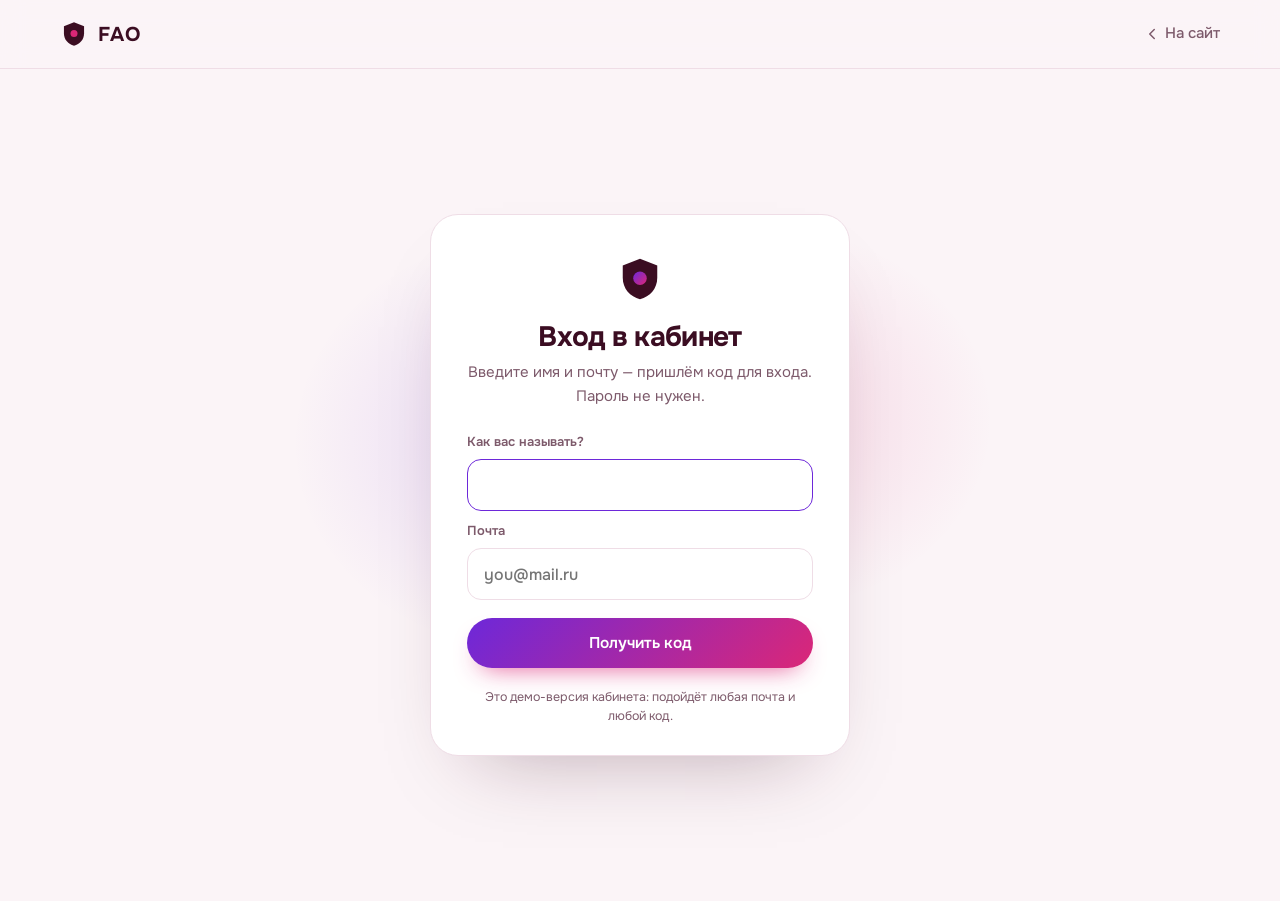
<file: fao/cabinet.html>
<!DOCTYPE html>
<html lang="ru">
<head>
<meta charset="UTF-8">
<meta name="viewport" content="width=device-width, initial-scale=1">
<title>Личный кабинет — FAO</title>
<meta name="description" content="Личный кабинет FAO: баланс, подписка, устройства и реферальная программа.">
<meta name="robots" content="noindex">
<meta name="theme-color" content="#fbf4f7">
<link rel="icon" type="image/svg+xml" href="data:image/svg+xml,%3Csvg xmlns='http://www.w3.org/2000/svg' viewBox='0 0 32 32'%3E%3Cdefs%3E%3ClinearGradient id='g' x1='0' y1='0' x2='1' y2='1'%3E%3Cstop offset='0' stop-color='%236d28d9'/%3E%3Cstop offset='1' stop-color='%23db2777'/%3E%3C/linearGradient%3E%3C/defs%3E%3Cpath d='M16 2.5 4.5 7v8.2c0 7.3 4.9 12.6 11.5 14.3 6.6-1.7 11.5-7 11.5-14.3V7L16 2.5z' fill='%233b0d22'/%3E%3Ccircle cx='16' cy='15.5' r='4.5' fill='url(%23g)'/%3E%3C/svg%3E">
<link rel="preconnect" href="https://fonts.googleapis.com">
<link rel="preconnect" href="https://fonts.gstatic.com" crossorigin>
<link href="https://fonts.googleapis.com/css2?family=Onest:wght@400;500;600;700&display=swap" rel="stylesheet">
<link rel="stylesheet" href="cabinet.css?v=202611171330">
</head>
<body>

<!-- общий градиент для иконок и кольца подписки -->
<svg width="0" height="0" style="position:absolute" aria-hidden="true">
  <defs>
    <linearGradient id="gradFV" x1="0" y1="0" x2="1" y2="1">
      <stop offset="0" stop-color="#6d28d9"/><stop offset="1" stop-color="#db2777"/>
    </linearGradient>
  </defs>
</svg>

<!-- ===== Шапка ===== -->
<header class="top">
  <div class="wrap top-inner">
    <a href="index.html" class="logo" aria-label="FAO — на сайт">
      <svg class="logo-mark" viewBox="0 0 32 32" aria-hidden="true">
        <path d="M16 2.5 4.5 7v8.2c0 7.3 4.9 12.6 11.5 14.3 6.6-1.7 11.5-7 11.5-14.3V7L16 2.5z" fill="currentColor"/>
        <circle cx="16" cy="15.5" r="4" fill="#db2777"/>
      </svg>
      <span>FAO</span>
    </a>
    <div class="top-right">
      <a href="index.html" class="link-back">
        <svg viewBox="0 0 24 24" aria-hidden="true"><path d="M15 6l-6 6 6 6"/></svg>На сайт
      </a>
      <div class="user" hidden>
        <span class="avatar" aria-hidden="true"></span>
        <span class="user-who"><b class="user-name"></b><span class="user-email"></span></span>
        <button type="button" class="btn btn-ghost btn-sm js-logout">Выйти</button>
      </div>
    </div>
  </div>
</header>

<main>

<!-- ===== Вход ===== -->
<section class="auth" id="auth" hidden>
  <div class="auth-card">
    <svg class="auth-mark" viewBox="0 0 32 32" aria-hidden="true">
      <path d="M16 2.5 4.5 7v8.2c0 7.3 4.9 12.6 11.5 14.3 6.6-1.7 11.5-7 11.5-14.3V7L16 2.5z" fill="#3b0d22"/>
      <circle cx="16" cy="15.5" r="4.5" fill="url(#gradFV)"/>
    </svg>

    <!-- шаг 1: почта -->
    <form class="auth-step" id="step-email" novalidate>
      <h1>Вход в кабинет</h1>
      <p class="muted">Введите имя и почту — пришлём код для входа. Пароль не нужен.</p>
      <label class="field">
        <span>Как вас называть?</span>
        <input type="text" name="name" autocomplete="given-name" maxlength="30" required>
      </label>
      <label class="field">
        <span>Почта</span>
        <input type="email" name="email" autocomplete="email" inputmode="email" placeholder="you@mail.ru" required>
      </label>
      <p class="form-error" role="alert"></p>
      <button type="submit" class="btn btn-accent btn-block">Получить код</button>
    </form>

    <!-- шаг 2: код -->
    <form class="auth-step" id="step-code" novalidate hidden>
      <h1>Введите код</h1>
      <p class="muted">Отправили 4 цифры на <b class="sent-to"></b></p>
      <div class="code-boxes" role="group" aria-label="Код из письма">
        <input inputmode="numeric" maxlength="1" aria-label="Цифра 1" autocomplete="one-time-code">
        <input inputmode="numeric" maxlength="1" aria-label="Цифра 2">
        <input inputmode="numeric" maxlength="1" aria-label="Цифра 3">
        <input inputmode="numeric" maxlength="1" aria-label="Цифра 4">
      </div>
      <p class="form-error" role="alert"></p>
      <button type="submit" class="btn btn-accent btn-block">Войти</button>
      <button type="button" class="link-btn js-change-email">Изменить почту</button>
    </form>

    <p class="demo-note">Это демо-версия кабинета: подойдёт любая почта и любой код.</p>
  </div>
</section>

<!-- ===== Кабинет ===== -->
<section class="dash" id="dash" hidden>
  <div class="wrap">
    <div class="dash-head">
      <div>
        <p class="eyebrow">Личный кабинет</p>
        <h1 class="hello">Здравствуйте!</h1>
      </div>
      <p class="demo-pill">Демо-режим · данные примерные</p>
    </div>

    <div class="grid">

      <!-- Подписка -->
      <!-- левая колонка: баланс и подписка -->
      <div class="col col-l">
      <article class="card card-balance" aria-labelledby="t-bal">
        <div class="card-top">
          <h2 id="t-bal">Баланс</h2>
          <svg class="card-icon" viewBox="0 0 24 24" aria-hidden="true"><rect x="3" y="6" width="18" height="13" rx="3"/><path d="M3 10h18M16 14.5h2"/></svg>
        </div>
        <p class="balance"><b class="balance-num">0</b> <span>₽</span></p>
        <p class="muted small">Деньги на балансе идут на оплату подписки. Сюда же приходят 10% от оплат ваших друзей.</p>
        <button type="button" class="btn btn-dark btn-block js-open-topup">Пополнить</button>
      </article>

      <!-- Баланс -->
      <article class="card card-sub" aria-labelledby="t-sub">
        <div class="card-top">
          <h2 id="t-sub">Подписка</h2>
          <span class="status"><i></i><span class="status-text"></span></span>
        </div>
        <div class="sub-body">
          <div class="ring" aria-hidden="true">
            <svg viewBox="0 0 120 120">
              <circle class="ring-bg" cx="60" cy="60" r="52"/>
              <circle class="ring-fg" cx="60" cy="60" r="52" pathLength="100"/>
            </svg>
            <div class="ring-text"><b class="days-left">0</b><span class="days-word">дней</span></div>
          </div>
          <div class="sub-info">
            <p class="sub-until"></p>
            <p class="sub-hint"></p>
          </div>
          <button type="button" class="btn btn-accent js-open-plans">Продлить подписку</button>
          <dl class="sub-facts">
            <div><dt>Тариф</dt><dd class="sf-plan"></dd></div>
            <div><dt>Оплачена</dt><dd class="sf-paid"></dd></div>
          </dl>
        </div>
      </article>

      <!-- Рефералы -->
      </div>

      <!-- правая колонка: друзья и устройства -->
      <div class="col col-r">
      <article class="card card-ref" aria-labelledby="t-ref">
        <div class="card-top">
          <h2 id="t-ref">Пригласите друзей</h2>
          <span class="badge">10% от оплат</span>
        </div>
        <p class="muted">Отправьте ссылку другу. Каждый раз, когда он оплачивает подписку, мы зачисляем вам на баланс <b class="ink">10% от суммы</b> — без ограничений по времени.</p>
        <div class="ref-link">
          <input class="ref-input" readonly aria-label="Ваша реферальная ссылка">
          <button type="button" class="btn btn-accent js-copy">
            <svg viewBox="0 0 24 24" aria-hidden="true"><rect x="8" y="8" width="12" height="12" rx="2.5"/><path d="M16 8V6.5A2.5 2.5 0 0 0 13.5 4h-7A2.5 2.5 0 0 0 4 6.5v7A2.5 2.5 0 0 0 6.5 16H8"/></svg>
            <span>Скопировать</span>
          </button>
          <a class="btn btn-ghost js-share" target="_blank" rel="noopener">
            <svg viewBox="0 0 24 24" aria-hidden="true"><path d="M21.5 3.5 2.8 10.7c-.9.4-.9 1.6.1 1.9l4.6 1.5 1.8 5.6c.3.8 1.3 1 1.9.4l2.6-2.4 4.7 3.5c.7.5 1.7.1 1.9-.7L23 4.7c.2-.9-.7-1.6-1.5-1.2z"/><path d="m7.6 14.1 9.6-6.3-6.9 7.2"/></svg>
            <span>Отправить в Telegram</span>
          </a>
        </div>
        <div class="ref-stats">
          <div><b class="st-invited">0</b><span>Приглашено</span></div>
          <div><b class="st-paid">0</b><span>Оплатили</span></div>
          <div><b class="st-earned">0 ₽</b><span>Заработано</span></div>
        </div>
        <div class="ref-list-head">
          <button type="button" class="ref-toggle js-ref-toggle" aria-expanded="false" aria-controls="ref-drawer">
            <span class="rt-text">Показать друзей</span> <span class="rt-count"></span>
            <svg viewBox="0 0 24 24" aria-hidden="true"><path d="m6 9 6 6 6-6"/></svg>
          </button>
          <button type="button" class="link-btn js-demo-pay" title="Только для демонстрации">▶ Демо: друг оплатил год</button>
        </div>
        <!-- список друзей: сначала закрыт, открывается кнопкой выше -->
        <div class="ref-drawer" id="ref-drawer" inert>
          <div class="ref-drawer-in"><ul class="ref-list" aria-label="Ваши друзья"></ul></div>
        </div>
      </article>

      <!-- Устройства -->
      <article class="card card-dev" aria-labelledby="t-dev">
        <div class="card-top">
          <h2 id="t-dev">Устройства</h2>
          <span class="dev-count muted"></span>
        </div>
        <div class="dev-bar" aria-hidden="true"><i></i><i></i><i></i><i></i><i></i></div>
        <ul class="dev-list"></ul>
        <button type="button" class="btn btn-ghost btn-block js-add-dev"><span class="plus" aria-hidden="true">+</span> Подключить устройство</button>
      </article>

      <!-- История платежей -->
      </div>

      <article class="card card-hist" aria-labelledby="t-hist">
        <div class="card-top">
          <h2 id="t-hist">История платежей</h2>
          <button type="button" class="ref-toggle js-hist-toggle" aria-expanded="false" aria-controls="hist-drawer">
            <span class="rt-text">Показать</span> <span class="rt-count"></span>
            <svg viewBox="0 0 24 24" aria-hidden="true"><path d="m6 9 6 6 6-6"/></svg>
          </button>
        </div>
        <!-- список платежей: сначала закрыт, открывается кнопкой выше -->
        <div class="ref-drawer" id="hist-drawer" inert>
          <div class="ref-drawer-in"><ul class="hist-list"></ul></div>
        </div>
      </article>
    </div>

    <p class="reset-row"><button type="button" class="link-btn js-reset">Сбросить демо-данные</button></p>
  </div>
</section>

</main>

<!-- ===== Окно: продление подписки ===== -->
<div class="modal" id="m-plans" role="dialog" aria-modal="true" aria-labelledby="mp-title" hidden>
  <div class="modal-box">
    <button type="button" class="modal-x js-close" aria-label="Закрыть">✕</button>
    <h2 id="mp-title">Продлить подписку</h2>
    <p class="muted">Новый срок добавится к текущему — ни один день не пропадёт.</p>
    <div class="plans" role="radiogroup" aria-label="Тариф">
      <label class="plan-opt"><input type="radio" name="plan" value="1"><span class="po-name">1 месяц</span><span class="po-price">299 ₽</span><span class="po-note">299 ₽ / мес</span></label>
      <label class="plan-opt"><input type="radio" name="plan" value="6"><span class="po-name">6 месяцев</span><span class="po-price">1 494 ₽</span><span class="po-note">249 ₽ / мес · −17%</span></label>
      <label class="plan-opt best"><input type="radio" name="plan" value="12" checked><span class="po-name">1 год</span><span class="po-price">2 388 ₽</span><span class="po-note">199 ₽ / мес · −33%</span></label>
    </div>
    <div class="pay-sum">
      <span>На балансе <b class="ps-balance">0 ₽</b></span>
      <span>К оплате <b class="ps-price">0 ₽</b></span>
    </div>
    <p class="pay-warn" role="alert" hidden></p>
    <button type="button" class="btn btn-accent btn-block js-pay">Оплатить с баланса</button>
  </div>
</div>

<!-- ===== Окно: пополнение ===== -->
<div class="modal" id="m-topup" role="dialog" aria-modal="true" aria-labelledby="mt-title" hidden>
  <div class="modal-box">
    <button type="button" class="modal-x js-close" aria-label="Закрыть">✕</button>
    <h2 id="mt-title">Пополнить баланс</h2>
    <div class="chips" role="group" aria-label="Сумма">
      <button type="button" class="chip" data-sum="300">300 ₽</button>
      <button type="button" class="chip" data-sum="500">500 ₽</button>
      <button type="button" class="chip" data-sum="1000">1 000 ₽</button>
      <button type="button" class="chip" data-sum="2500">2 500 ₽</button>
    </div>
    <label class="field">
      <span>Или своя сумма</span>
      <input type="number" class="topup-input" min="100" max="50000" step="1" inputmode="numeric" placeholder="от 100 до 50 000 ₽">
    </label>
    <p class="form-error" role="alert"></p>
    <button type="button" class="btn btn-accent btn-block js-topup">Пополнить</button>
    <p class="demo-note">В демо деньги зачисляются сразу, без оплаты картой.</p>
  </div>
</div>

<!-- ===== Окно: подключение устройства (шаг 1 — выбор, шаг 2 — ключ и QR) ===== -->
<div class="modal" id="m-adddev" role="dialog" aria-modal="true" aria-labelledby="ad-title" hidden>
  <div class="modal-box modal-add">
    <button type="button" class="modal-x js-close" aria-label="Закрыть">✕</button>
    <form class="ad-step ad-step-1" novalidate>
      <h2 id="ad-title">Подключить устройство</h2>
      <p class="muted">Шаг 1 из 2 · какое устройство подключаем?</p>
      <div class="ad-types" role="radiogroup" aria-label="Тип устройства">
          <label class="ad-type"><input type="radio" name="dtype" value="iphone"><span class="dev-ic" aria-hidden="true"><svg viewBox="0 0 24 24"><rect x="7" y="2.5" width="10" height="19" rx="2.5"/><path d="M11 18.5h2"/></svg></span><span class="ad-type-name">iPhone</span><small class="ad-this" hidden>это устройство</small></label>
          <label class="ad-type"><input type="radio" name="dtype" value="android"><span class="dev-ic" aria-hidden="true"><svg viewBox="0 0 24 24"><rect x="7" y="2.5" width="10" height="19" rx="2.5"/><path d="M11 18.5h2"/></svg></span><span class="ad-type-name">Android</span><small class="ad-this" hidden>это устройство</small></label>
          <label class="ad-type"><input type="radio" name="dtype" value="windows"><span class="dev-ic" aria-hidden="true"><svg viewBox="0 0 24 24"><rect x="4" y="5" width="16" height="11" rx="2"/><path d="M2 19h20"/></svg></span><span class="ad-type-name">Windows</span><small class="ad-this" hidden>это устройство</small></label>
          <label class="ad-type"><input type="radio" name="dtype" value="mac"><span class="dev-ic" aria-hidden="true"><svg viewBox="0 0 24 24"><rect x="4" y="5" width="16" height="11" rx="2"/><path d="M2 19h20"/></svg></span><span class="ad-type-name">Mac</span><small class="ad-this" hidden>это устройство</small></label>
          <label class="ad-type"><input type="radio" name="dtype" value="tv"><span class="dev-ic" aria-hidden="true"><svg viewBox="0 0 24 24"><rect x="2.5" y="4.5" width="19" height="12.5" rx="2"/><path d="M8 20.5h8"/></svg></span><span class="ad-type-name">ТВ</span><small class="ad-this" hidden>это устройство</small></label>
      </div>
      <label class="field">
        <span>Название — чтобы не перепутать</span>
        <input type="text" name="dname" maxlength="30" autocomplete="off">
      </label>
      <p class="form-error" role="alert"></p>
      <button type="submit" class="btn btn-accent btn-block">Получить ключ</button>
    </form>
    <div class="ad-step ad-step-2" hidden>
      <h2 class="ad-title2">Ключ для «<span class="ad-name"></span>»</h2>
      <p class="muted ad-sub">Шаг 2 из 2 · добавьте ключ в VPN-приложение</p>
      <div class="ad-key">
        <div class="ad-qr"></div>
        <ol class="ad-steps">
          <li>Установите VPN-приложение на <b class="ad-plat"></b>.</li>
          <li>В приложении нажмите «Добавить» и отсканируйте QR-код — или скопируйте ключ ниже и вставьте.</li>
          <li>Включите VPN. Как только устройство подключится, статус в кабинете обновится.</li>
        </ol>
      </div>
      <div class="ad-keyrow">
        <input class="ref-input ad-key-input" readonly aria-label="Ключ доступа">
        <button type="button" class="btn btn-accent js-ad-copy"><span>Скопировать</span></button>
      </div>
      <p class="ad-warn">Ключ личный: не отправляйте его другим людям. Один ключ — одно устройство.</p>
      <button type="button" class="btn btn-ghost btn-block js-close">Готово</button>
    </div>
  </div>
</div>

<!-- ===== Окно: подтверждение отключения устройства ===== -->
<div class="modal" id="m-devoff" role="alertdialog" aria-modal="true" aria-labelledby="md-title" aria-describedby="md-text" hidden>
  <div class="modal-box modal-confirm">
    <button type="button" class="modal-x js-close" aria-label="Закрыть">✕</button>
    <span class="confirm-ic" aria-hidden="true"><svg viewBox="0 0 24 24"><path d="M12 3v8"/><path d="M6.3 6.7a8 8 0 1 0 11.4 0"/></svg></span>
    <h2 id="md-title">Отключить <span class="do-name"></span>?</h2>
    <p class="muted" id="md-text">Устройство сразу потеряет доступ к VPN. Подключить его снова можно в любой момент.</p>
    <div class="confirm-btns">
      <button type="button" class="btn btn-ghost js-close js-cancel">Отмена</button>
      <button type="button" class="btn btn-danger js-devoff-yes">Отключить</button>
    </div>
  </div>
</div>

<div class="toast" role="status" aria-live="polite"></div>

<script src="qr.js?v=202611162341"></script>
<script src="cabinet.js?v=202611171330"></script>
</body>
</html>
</file>
<file: fao-v1/style.css>
/* ===== Цвета и шрифт ===== */
:root {
  --bg: #ffffff;
  --soft: #f5f7f6;          /* мягкий фон для чередования блоков */
  --line: #e6eae8;
  --text: #0f1614;          /* почти чёрный, чуть зеленоватый */
  --muted: #5f6b67;
  --accent: #12b76a;        /* зелёный «подключено» */
  --accent-dark: #0a8f52;
  --accent-soft: #e8f8f0;
  --radius: 20px;
  --font: "Onest", system-ui, -apple-system, "Segoe UI", Roboto, Arial, sans-serif;
}

* { box-sizing: border-box; margin: 0; padding: 0; }
html { scroll-behavior: smooth; scroll-padding-top: 80px; }
body {
  background: var(--bg);
  color: var(--text);
  font-family: var(--font);
  font-size: 17px;
  line-height: 1.6;
  -webkit-font-smoothing: antialiased;
}
a { color: inherit; text-decoration: none; }
button { font: inherit; color: inherit; background: none; border: 0; cursor: pointer; }
svg { display: block; }

.container { width: min(1160px, 100% - 48px); margin: 0 auto; }

h1, h2, h3 { font-weight: 700; letter-spacing: -0.03em; line-height: 1.08; }
h1 { font-size: clamp(42px, 6vw, 76px); }
h2 { font-size: clamp(32px, 4.2vw, 52px); }
h3 { font-size: 20px; letter-spacing: -0.015em; line-height: 1.25; }
.lead { color: var(--muted); font-size: 18px; max-width: 520px; margin-top: 18px; }
.eyebrow { color: var(--accent-dark); font-weight: 600; font-size: 14px; letter-spacing: .04em; margin-bottom: 14px; }
.accent-text { color: var(--accent); }

/* ===== Кнопки ===== */
.btn {
  display: inline-flex; align-items: center; justify-content: center;
  height: 54px; padding: 0 28px;
  border-radius: 999px;
  font-weight: 600; font-size: 16px;
  transition: background .2s, color .2s, border-color .2s, transform .2s, box-shadow .2s;
  white-space: nowrap;
}
.btn:hover { transform: translateY(-1px); }
.btn:active { transform: none; }
.btn-accent { background: var(--accent); color: #fff; box-shadow: 0 8px 24px -10px rgba(18,183,106,.7); }
.btn-accent:hover { background: var(--accent-dark); }
.btn-dark { background: var(--text); color: #fff; }
.btn-dark:hover { background: #26302d; }
.btn-ghost { border: 1.5px solid var(--line); background: #fff; }
.btn-ghost:hover { border-color: var(--text); }
.btn-sm { height: 42px; padding: 0 20px; font-size: 15px; }
.btn-block { width: 100%; }
.btn:focus-visible, .nav a:focus-visible, summary:focus-visible, .power:focus-visible {
  outline: 3px solid rgba(18,183,106,.45); outline-offset: 3px;
}

/* ===== Шапка ===== */
.header {
  position: sticky; top: 0; z-index: 50;
  background: rgba(255,255,255,.85);
  backdrop-filter: saturate(1.4) blur(12px);
  -webkit-backdrop-filter: saturate(1.4) blur(12px);
  border-bottom: 1px solid transparent;
  transition: border-color .3s;
}
.header.scrolled { border-bottom-color: var(--line); }
.header-inner { height: 72px; display: flex; align-items: center; justify-content: space-between; gap: 24px; }
.logo { display: inline-flex; align-items: center; gap: 10px; font-weight: 700; font-size: 22px; letter-spacing: .06em; }
.logo-mark { width: 30px; height: 30px; color: var(--text); }
.nav { display: flex; gap: 32px; }
.nav a { color: var(--muted); font-size: 15px; font-weight: 500; transition: color .2s; }
.nav a:hover { color: var(--text); }

/* ===== Главный экран ===== */
.hero { padding: 72px 0 110px; overflow: hidden; }
.hero-inner { display: grid; grid-template-columns: 1.15fr .85fr; gap: 60px; align-items: center; }
.pill {
  display: inline-flex; align-items: center; gap: 8px;
  padding: 7px 14px; margin-bottom: 26px;
  background: var(--accent-soft); color: var(--accent-dark);
  border-radius: 999px; font-size: 14px; font-weight: 600;
}
.pill-dot { width: 7px; height: 7px; border-radius: 50%; background: var(--accent); }
.hero .lead { font-size: 19px; margin-top: 24px; }
.hero-actions { display: flex; flex-wrap: wrap; gap: 12px; margin-top: 36px; }
.hero-facts { list-style: none; display: flex; gap: 40px; margin-top: 52px; padding-top: 28px; border-top: 1px solid var(--line); max-width: 460px; }
.hero-facts b { display: block; font-size: 30px; font-weight: 700; letter-spacing: -0.03em; line-height: 1.1; }
.hero-facts span { color: var(--muted); font-size: 14px; }

/* --- мини-приложение --- */
.app {
  justify-self: end;
  width: 100%; max-width: 380px;
  padding: 26px 26px 22px;
  background: #fff;
  border: 1px solid var(--line);
  border-radius: 32px;
  box-shadow: 0 40px 80px -40px rgba(15,22,20,.25), 0 2px 6px rgba(15,22,20,.04);
  text-align: center;
  position: relative;
}
.app::before {   /* мягкое зелёное свечение, когда подключено */
  content: ""; position: absolute; inset: -60px; z-index: -1;
  background: radial-gradient(circle at 50% 45%, rgba(18,183,106,.22), transparent 60%);
  opacity: 0; transition: opacity .6s;
}
.app[data-state="on"]::before { opacity: 1; }
.app-top { display: flex; justify-content: space-between; align-items: center; }
.app-logo { font-weight: 700; letter-spacing: .08em; }
.app-status { display: inline-flex; align-items: center; gap: 7px; font-size: 13px; font-weight: 600; color: var(--muted); padding: 6px 12px; background: var(--soft); border-radius: 999px; transition: color .3s, background .3s; }
.app-status i { width: 7px; height: 7px; border-radius: 50%; background: #c4ccc9; transition: background .3s; }
.app[data-state="connecting"] .app-status i { background: #f5b83d; animation: blink .8s infinite; }
.app[data-state="on"] .app-status { color: var(--accent-dark); background: var(--accent-soft); }
.app[data-state="on"] .app-status i { background: var(--accent); }
@keyframes blink { 50% { opacity: .3; } }

.power {
  position: relative;
  width: 168px; height: 168px; margin: 40px auto 18px;
  display: grid; place-items: center;
  border-radius: 50%;
  background: var(--soft);
  border: 1.5px solid var(--line);
  color: #9aa6a2;
  transition: background .4s, color .4s, border-color .4s, transform .2s, box-shadow .4s;
}
.power:hover { transform: scale(1.03); }
.power:active { transform: scale(.97); }
.power svg { width: 52px; height: 52px; fill: none; stroke: currentColor; stroke-width: 2; stroke-linecap: round; }
.power-ring {
  position: absolute; inset: -10px;
  border-radius: 50%;
  border: 2px solid transparent;
}
.app[data-state="connecting"] .power-ring { border-color: var(--accent) transparent transparent transparent; animation: spin .9s linear infinite; }
.app[data-state="on"] .power { background: var(--accent); border-color: var(--accent); color: #fff; box-shadow: 0 20px 40px -15px rgba(18,183,106,.8); }
.app[data-state="on"] .power-ring { border-color: rgba(18,183,106,.3); animation: pulse 2.4s ease-out infinite; }
@keyframes spin { to { transform: rotate(360deg); } }
@keyframes pulse { 0% { transform: scale(1); opacity: 1; } 100% { transform: scale(1.25); opacity: 0; } }
.app-hint { color: var(--muted); font-size: 14px; min-height: 22px; }
.app-info { display: grid; grid-template-columns: repeat(3, 1fr); gap: 8px; margin-top: 26px; padding-top: 20px; border-top: 1px solid var(--line); text-align: left; }
.app-info span { display: block; color: var(--muted); font-size: 12px; }
.app-info b { font-size: 14px; font-weight: 600; font-variant-numeric: tabular-nums; }
.app[data-state="on"] .app-ip { color: var(--accent-dark); }

/* ===== Общие блоки ===== */
.section { padding: 110px 0; }
.section-soft { background: var(--soft); }
.section-head { margin-bottom: 56px; }
.section-head.center { text-align: center; }
.section-head.center .lead { margin-left: auto; margin-right: auto; }

/* --- преимущества --- */
.features { display: grid; grid-template-columns: repeat(4, 1fr); gap: 20px; }
.feature { padding: 30px 26px; border: 1px solid var(--line); border-radius: var(--radius); transition: border-color .25s, transform .25s; }
.feature:hover { border-color: #cfd8d4; transform: translateY(-3px); }
.icon { width: 48px; height: 48px; display: grid; place-items: center; border-radius: 14px; background: var(--accent-soft); color: var(--accent-dark); margin-bottom: 22px; }
.icon svg { width: 24px; height: 24px; fill: none; stroke: currentColor; stroke-width: 1.8; stroke-linecap: round; stroke-linejoin: round; }
.feature p { color: var(--muted); font-size: 15px; margin-top: 10px; }

/* --- шаги --- */
.steps { list-style: none; display: grid; grid-template-columns: repeat(3, 1fr); gap: 20px; counter-reset: none; }
.step { position: relative; padding: 32px 28px; background: #fff; border-radius: var(--radius); }
.step-num {
  width: 40px; height: 40px; display: grid; place-items: center;
  border-radius: 50%; background: var(--text); color: #fff; font-weight: 600;
  margin-bottom: 22px;
}
.step p { color: var(--muted); font-size: 15px; margin-top: 10px; }

/* --- серверы --- */
.servers-wrap { display: grid; grid-template-columns: .9fr 1.1fr; gap: 60px; align-items: start; }
.servers-wrap .section-head { margin-bottom: 0; position: sticky; top: 110px; }
.servers { list-style: none; display: grid; grid-template-columns: 1fr 1fr; gap: 10px; }
.servers li {
  display: flex; align-items: center; gap: 14px;
  padding: 14px 16px;
  border: 1px solid var(--line); border-radius: 14px;
  font-weight: 500; font-size: 16px;
}
.code { width: 36px; height: 26px; display: grid; place-items: center; border-radius: 6px; background: var(--soft); font-size: 12px; font-weight: 700; letter-spacing: .04em; color: var(--muted); }
.servers em { margin-left: auto; display: flex; align-items: center; gap: 8px; font-style: normal; font-size: 13px; color: var(--muted); font-variant-numeric: tabular-nums; white-space: nowrap; }
.bars { display: flex; align-items: flex-end; gap: 2px; height: 12px; }
.bars i { width: 3px; border-radius: 1px; background: #d5dcd9; }
.bars i:nth-child(1) { height: 5px; } .bars i:nth-child(2) { height: 8px; } .bars i:nth-child(3) { height: 12px; }
.bars i.on { background: var(--accent); }
.bars.mid i.on { background: #e4a72f; }

/* --- тарифы --- */
.plans { display: grid; grid-template-columns: repeat(3, 1fr); gap: 20px; align-items: stretch; max-width: 1000px; margin: 0 auto; }
.plan { position: relative; display: flex; flex-direction: column; padding: 34px 30px 30px; background: #fff; border: 1px solid var(--line); border-radius: 24px; }
.plan-best { border: 2px solid var(--accent); box-shadow: 0 30px 60px -35px rgba(18,183,106,.55); }
.plan-badge { position: absolute; top: -14px; left: 30px; padding: 5px 12px; border-radius: 999px; background: var(--accent); color: #fff; font-size: 13px; font-weight: 600; }
.plan h3 { font-size: 18px; color: var(--muted); font-weight: 600; }
.price { margin-top: 14px; display: flex; align-items: baseline; gap: 6px; }
.price b { font-size: 46px; letter-spacing: -0.04em; line-height: 1; }
.price span { color: var(--muted); }
.plan-note { color: var(--muted); font-size: 14px; margin-top: 6px; }
.plan-list { list-style: none; margin: 26px 0 30px; display: flex; flex-direction: column; gap: 10px; flex: 1; }
.plan-list li { display: flex; align-items: center; gap: 10px; font-size: 15px; }
.plan-list li::before {
  content: ""; width: 18px; height: 18px; flex-shrink: 0; border-radius: 50%;
  background: var(--accent-soft) url("data:image/svg+xml,%3Csvg xmlns='http://www.w3.org/2000/svg' viewBox='0 0 24 24' fill='none' stroke='%230a8f52' stroke-width='3' stroke-linecap='round' stroke-linejoin='round'%3E%3Cpath d='M6 12.5l4 4 8-9'/%3E%3C/svg%3E") center / 12px no-repeat;
}

/* --- вопросы --- */
.faq-wrap { display: grid; grid-template-columns: .9fr 1.1fr; gap: 60px; align-items: start; }
.faq-wrap .section-head { margin-bottom: 0; }
.faq details { border-bottom: 1px solid var(--line); }
.faq details:first-child { border-top: 1px solid var(--line); }
.faq summary {
  list-style: none; cursor: pointer;
  display: flex; justify-content: space-between; align-items: center; gap: 20px;
  padding: 24px 0; font-size: 18px; font-weight: 600;
}
.faq summary::-webkit-details-marker { display: none; }
.faq summary::after {
  content: ""; width: 32px; height: 32px; flex-shrink: 0; border-radius: 50%;
  background: var(--soft) url("data:image/svg+xml,%3Csvg xmlns='http://www.w3.org/2000/svg' viewBox='0 0 24 24' fill='none' stroke='%230f1614' stroke-width='2' stroke-linecap='round'%3E%3Cpath d='M12 6v12M6 12h12'/%3E%3C/svg%3E") center / 14px no-repeat;
  transition: transform .3s, background-color .3s;
}
.faq details[open] summary::after { transform: rotate(45deg); background-color: var(--accent-soft); }
.faq details p { color: var(--muted); padding: 0 50px 24px 0; }

/* --- призыв --- */
.cta { padding: 0 0 110px; }
.cta-inner {
  display: flex; justify-content: space-between; align-items: center; gap: 30px; flex-wrap: wrap;
  padding: 60px 64px;
  border-radius: 32px;
  background: var(--text); color: #fff;
  position: relative; overflow: hidden;
}
.cta-inner::after { content: ""; position: absolute; right: -120px; top: -160px; width: 420px; height: 420px; border-radius: 50%; background: radial-gradient(circle, rgba(18,183,106,.45), transparent 65%); pointer-events: none; }
.cta h2 { position: relative; z-index: 1; }
.cta .btn { position: relative; z-index: 1; }

/* ===== Подвал ===== */
.footer { border-top: 1px solid var(--line); padding: 36px 0; }
.footer-inner { display: flex; align-items: center; justify-content: space-between; gap: 24px; flex-wrap: wrap; }
.footer .logo { font-size: 18px; }
.footer .logo-mark { width: 24px; height: 24px; }
.footer-nav { display: flex; gap: 28px; flex-wrap: wrap; }
.footer-nav a { color: var(--muted); font-size: 15px; }
.footer-nav a:hover { color: var(--text); }
.footer-copy { color: var(--muted); font-size: 14px; }

/* ===== Плавное появление ===== */
.reveal { opacity: 0; transform: translateY(24px); transition: opacity .7s ease, transform .7s cubic-bezier(.2,.8,.2,1); }
.reveal.in { opacity: 1; transform: none; }

/* ===== Планшет ===== */
@media (max-width: 1000px) {
  .nav { display: none; }
  .hero-inner { grid-template-columns: 1fr; gap: 50px; }
  .app { justify-self: center; }
  .features { grid-template-columns: repeat(2, 1fr); }
  .servers-wrap, .faq-wrap { grid-template-columns: 1fr; gap: 40px; }
  .servers-wrap .section-head { position: static; }
}

/* ===== Телефон ===== */
@media (max-width: 720px) {
  body { font-size: 16px; }
  .container { width: calc(100% - 32px); }
  .header-inner { height: 64px; }
  .hero { padding: 40px 0 80px; }
  .hero .lead { font-size: 17px; }
  .hero-actions .btn { flex: 1 1 100%; }
  .hero-facts { gap: 28px; }
  .section { padding: 80px 0; }
  .section-head { margin-bottom: 40px; }
  .features, .steps, .plans { grid-template-columns: 1fr; }
  .servers { grid-template-columns: 1fr; }
  .plan-best { order: -1; }
  .faq summary { font-size: 16px; padding: 20px 0; }
  .faq details p { padding-right: 0; }
  .cta { padding-bottom: 80px; }
  .cta-inner { padding: 44px 28px; }
  .cta .btn { width: 100%; }
  .footer-inner { flex-direction: column; align-items: flex-start; }
  .power { width: 150px; height: 150px; }
}

@media (prefers-reduced-motion: reduce) {
  *, *::before, *::after { animation: none !important; transition: none !important; }
  html { scroll-behavior: auto; }
  .reveal { opacity: 1; transform: none; }
}

/* ===== Флаги и порядок серверов ===== */
.flag {
  width: 36px; height: 24px; flex-shrink: 0;
  border-radius: 5px; overflow: hidden;
  box-shadow: 0 0 0 1px rgba(15,22,20,.08);   /* тонкая рамка, чтобы белые флаги не сливались с фоном */
}
.flag svg { width: 100%; height: 100%; }
/* читаем сверху вниз: левая колонка — самые быстрые, правая — следующие */
.servers { grid-auto-flow: column; grid-template-rows: repeat(var(--rows, 6), auto); }
@media (max-width: 720px) {
  .servers { grid-auto-flow: row; grid-template-rows: none; }
}
</file>
<file: fao/style.css>
/* ===== Цвета и шрифт ===== */
:root {
  --bg: #fbf4f7;          /* светло-розовый фон */
  --soft: #f6e8ef;          /* чуть розовее — для чередования блоков */
  --line: #efdde6;
  --text: #3b0d22;          /* тёмное вино — текст */
  --muted: #7d5a6b;
  --accent: #6d28d9;        /* фиолетовый */
  --pink: #db2777;          /* розовый */
  --wine: #5b1a3a;          /* вино — кнопки */
  --grad: linear-gradient(135deg, #6d28d9, #db2777);   /* фиолет → розовый */
  --accent-dark: #5b21b6;
  --accent-soft: #f3e8fb;
  --radius: 20px;
  --font: "Onest", system-ui, -apple-system, "Segoe UI", Roboto, Arial, sans-serif;
}

* { box-sizing: border-box; margin: 0; padding: 0; }
html { scroll-behavior: smooth; scroll-padding-top: 80px; }
body {
  background: var(--bg);
  color: var(--text);
  font-family: var(--font);
  font-size: 17px;
  line-height: 1.6;
  -webkit-font-smoothing: antialiased;
}
a { color: inherit; text-decoration: none; }
button { font: inherit; color: inherit; background: none; border: 0; cursor: pointer; }
svg { display: block; }

.container { width: min(1160px, 100% - 48px); margin: 0 auto; }

h1, h2, h3 { font-weight: 700; letter-spacing: -0.03em; line-height: 1.08; }
h1 { font-size: clamp(42px, 6vw, 76px); }
h2 { font-size: clamp(32px, 4.2vw, 52px); }
h3 { font-size: 20px; letter-spacing: -0.015em; line-height: 1.25; }
.lead { color: var(--muted); font-size: 18px; max-width: 520px; margin-top: 18px; }
.eyebrow { color: var(--accent-dark); font-weight: 600; font-size: 14px; letter-spacing: .04em; margin-bottom: 14px; }
.accent-text { color: var(--accent); }

/* ===== Кнопки ===== */
.btn {
  display: inline-flex; align-items: center; justify-content: center;
  height: 54px; padding: 0 28px;
  border-radius: 999px;
  font-weight: 600; font-size: 16px;
  transition: background .2s, color .2s, border-color .2s, transform .2s, box-shadow .2s;
  white-space: nowrap;
}
.btn:hover { transform: translateY(-1px); }
.btn:active { transform: none; }
.btn-accent { background: var(--accent); color: #fff; box-shadow: 0 8px 24px -10px rgba(219,39,119,.7); }
.btn-accent:hover { background: var(--accent-dark); }
.btn-dark { background: var(--text); color: #fff; }
.btn-dark:hover { background: #4a1530; }
.btn-ghost { border: 1.5px solid var(--line); background: #fff; }
.btn-ghost:hover { border-color: var(--text); }
.btn-sm { height: 42px; padding: 0 20px; font-size: 15px; }
.btn-block { width: 100%; }
.btn:focus-visible, .nav a:focus-visible, summary:focus-visible, .power:focus-visible {
  outline: 3px solid rgba(219,39,119,.45); outline-offset: 3px;
}

/* ===== Шапка ===== */
.header {
  position: sticky; top: 0; z-index: 50;
  background: rgba(251,244,247,.85);
  backdrop-filter: saturate(1.4) blur(12px);
  -webkit-backdrop-filter: saturate(1.4) blur(12px);
  border-bottom: 1px solid transparent;
  transition: border-color .3s;
}
.header.scrolled { border-bottom-color: var(--line); }
.header-inner { height: 72px; display: flex; align-items: center; justify-content: space-between; gap: 24px; }
.logo { display: inline-flex; align-items: center; gap: 10px; font-weight: 700; font-size: 22px; letter-spacing: .06em; }
.logo-mark { width: 30px; height: 30px; color: var(--text); }
.nav { display: flex; gap: 32px; }
.nav a { color: var(--muted); font-size: 15px; font-weight: 500; transition: color .2s; }
.nav a:hover { color: var(--text); }

/* ===== Главный экран ===== */
.hero { padding: 72px 0 110px; overflow: hidden; }
.hero-inner { display: grid; grid-template-columns: 1.15fr .85fr; gap: 60px; align-items: center; }
.pill {
  display: inline-flex; align-items: center; gap: 8px;
  padding: 7px 14px; margin-bottom: 26px;
  background: var(--accent-soft); color: var(--accent-dark);
  border-radius: 999px; font-size: 14px; font-weight: 600;
}
.pill-dot { width: 7px; height: 7px; border-radius: 50%; background: var(--accent); }
.hero .lead { font-size: 19px; margin-top: 24px; }
.hero-actions { display: flex; flex-wrap: wrap; gap: 12px; margin-top: 36px; }
.hero-facts { list-style: none; display: flex; gap: 40px; margin-top: 52px; padding-top: 28px; border-top: 1px solid var(--line); max-width: 460px; }
.hero-facts b { display: block; font-size: 30px; font-weight: 700; letter-spacing: -0.03em; line-height: 1.1; }
.hero-facts span { color: var(--muted); font-size: 14px; }

/* --- мини-приложение --- */
.app {
  justify-self: end;
  width: 100%; max-width: 380px;
  padding: 26px 26px 22px;
  background: #fff;
  border: 1px solid var(--line);
  border-radius: 32px;
  box-shadow: 0 40px 80px -40px rgba(59,13,34,.25), 0 2px 6px rgba(59,13,34,.04);
  text-align: center;
  position: relative;
}
.app::before {   /* мягкое зелёное свечение, когда подключено */
  content: ""; position: absolute; inset: -60px; z-index: -1;
  background: radial-gradient(circle at 50% 45%, rgba(219,39,119,.22), transparent 60%);
  opacity: 0; transition: opacity .6s;
}
.app[data-state="on"]::before { opacity: 1; }
.app-top { display: flex; justify-content: space-between; align-items: center; }
.app-logo { font-weight: 700; letter-spacing: .08em; }
.app-status { display: inline-flex; align-items: center; gap: 7px; font-size: 13px; font-weight: 600; color: var(--muted); padding: 6px 12px; background: var(--soft); border-radius: 999px; transition: color .3s, background .3s; }
.app-status i { width: 7px; height: 7px; border-radius: 50%; background: #d9c3ce; transition: background .3s; }
.app[data-state="connecting"] .app-status i { background: #db2777; animation: blink .8s infinite; }
.app[data-state="on"] .app-status { color: var(--accent-dark); background: var(--accent-soft); }
.app[data-state="on"] .app-status i { background: var(--accent); }
@keyframes blink { 50% { opacity: .3; } }

.power {
  position: relative;
  width: 168px; height: 168px; margin: 40px auto 18px;
  display: grid; place-items: center;
  border-radius: 50%;
  background: var(--soft);
  border: 1.5px solid var(--line);
  color: #b892a5;
  transition: background .4s, color .4s, border-color .4s, transform .2s, box-shadow .4s;
}
.power:hover { transform: scale(1.03); }
.power:active { transform: scale(.97); }
.power svg { width: 52px; height: 52px; fill: none; stroke: currentColor; stroke-width: 2; stroke-linecap: round; }
.power-ring {
  position: absolute; inset: -10px;
  border-radius: 50%;
  border: 2px solid transparent;
}
.app[data-state="connecting"] .power-ring { border-color: var(--accent) transparent transparent transparent; animation: spin .9s linear infinite; }
.app[data-state="on"] .power { background: var(--accent); border-color: var(--accent); color: #fff; box-shadow: 0 20px 40px -15px rgba(219,39,119,.8); }
.app[data-state="on"] .power-ring { border-color: rgba(219,39,119,.3); animation: pulse 2.4s ease-out infinite; }
@keyframes spin { to { transform: rotate(360deg); } }
@keyframes pulse { 0% { transform: scale(1); opacity: 1; } 100% { transform: scale(1.25); opacity: 0; } }
.app-hint { color: var(--muted); font-size: 14px; min-height: 22px; }
.app-info { display: grid; grid-template-columns: repeat(3, 1fr); gap: 8px; margin-top: 26px; padding-top: 20px; border-top: 1px solid var(--line); text-align: left; }
.app-info span { display: block; color: var(--muted); font-size: 12px; }
.app-info b { font-size: 14px; font-weight: 600; font-variant-numeric: tabular-nums; }
.app[data-state="on"] .app-ip { color: var(--accent-dark); }

/* ===== Общие блоки ===== */
.section { padding: 110px 0; }
.section-soft { background: var(--soft); }
.section-head { margin-bottom: 56px; }
.section-head.center { text-align: center; }
.section-head.center .lead { margin-left: auto; margin-right: auto; }

/* --- преимущества --- */
.features { display: grid; grid-template-columns: repeat(4, 1fr); gap: 20px; }
.feature { padding: 30px 26px; border: 1px solid var(--line); border-radius: var(--radius); transition: border-color .25s, transform .25s; }
.feature:hover { border-color: #e3c4d3; transform: translateY(-3px); }
.icon { width: 48px; height: 48px; display: grid; place-items: center; border-radius: 14px; background: var(--accent-soft); color: var(--accent-dark); margin-bottom: 22px; }
.icon svg { width: 24px; height: 24px; fill: none; stroke: currentColor; stroke-width: 1.8; stroke-linecap: round; stroke-linejoin: round; }
.feature p { color: var(--muted); font-size: 15px; margin-top: 10px; }

/* --- шаги --- */
.steps { list-style: none; display: grid; grid-template-columns: repeat(3, 1fr); gap: 20px; counter-reset: none; }
.step { position: relative; padding: 32px 28px; background: #fff; border-radius: var(--radius); }
.step-num {
  width: 40px; height: 40px; display: grid; place-items: center;
  border-radius: 50%; background: var(--text); color: #fff; font-weight: 600;
  margin-bottom: 22px;
}
.step p { color: var(--muted); font-size: 15px; margin-top: 10px; }

/* --- серверы --- */
.servers-wrap { display: grid; grid-template-columns: .9fr 1.1fr; gap: 60px; align-items: start; }
.servers-wrap .section-head { margin-bottom: 0; position: sticky; top: 110px; }
.servers { list-style: none; display: grid; grid-template-columns: 1fr 1fr; gap: 10px; }
.servers li {
  display: flex; align-items: center; gap: 14px;
  padding: 14px 16px;
  border: 1px solid var(--line); border-radius: 14px;
  font-weight: 500; font-size: 16px;
}
.code { width: 36px; height: 26px; display: grid; place-items: center; border-radius: 6px; background: var(--soft); font-size: 12px; font-weight: 700; letter-spacing: .04em; color: var(--muted); }
.servers em { margin-left: auto; display: flex; align-items: center; gap: 8px; font-style: normal; font-size: 13px; color: var(--muted); font-variant-numeric: tabular-nums; white-space: nowrap; }
.bars { display: flex; align-items: flex-end; gap: 2px; height: 12px; }
.bars i { width: 3px; border-radius: 1px; background: #ead5df; }
.bars i:nth-child(1) { height: 5px; } .bars i:nth-child(2) { height: 8px; } .bars i:nth-child(3) { height: 12px; }
.bars i.on { background: var(--accent); }
.bars.mid i.on { background: var(--pink); }

/* --- тарифы --- */
.plans { display: grid; grid-template-columns: repeat(3, 1fr); gap: 20px; align-items: stretch; max-width: 1000px; margin: 0 auto; }
.plan { position: relative; display: flex; flex-direction: column; padding: 34px 30px 30px; background: #fff; border: 1px solid var(--line); border-radius: 24px; }
.plan-best { border: 2px solid var(--accent); box-shadow: 0 30px 60px -35px rgba(219,39,119,.55); }
.plan-badge { position: absolute; top: -14px; left: 30px; padding: 5px 12px; border-radius: 999px; background: var(--accent); color: #fff; font-size: 13px; font-weight: 600; }
.plan h3 { font-size: 18px; color: var(--muted); font-weight: 600; }
.price { margin-top: 14px; display: flex; align-items: baseline; gap: 6px; }
.price b { font-size: 46px; letter-spacing: -0.04em; line-height: 1; }
.price span { color: var(--muted); }
.plan-note { color: var(--muted); font-size: 14px; margin-top: 6px; }
.plan-list { list-style: none; margin: 26px 0 30px; display: flex; flex-direction: column; gap: 10px; flex: 1; }
.plan-list li { display: flex; align-items: center; gap: 10px; font-size: 15px; }
.plan-list li::before {
  content: ""; width: 18px; height: 18px; flex-shrink: 0; border-radius: 50%;
  background: var(--accent-soft) url("data:image/svg+xml,%3Csvg xmlns='http://www.w3.org/2000/svg' viewBox='0 0 24 24' fill='none' stroke='%236d28d9' stroke-width='3' stroke-linecap='round' stroke-linejoin='round'%3E%3Cpath d='M6 12.5l4 4 8-9'/%3E%3C/svg%3E") center / 12px no-repeat;
}

/* --- вопросы --- */
.faq-wrap { display: grid; grid-template-columns: .9fr 1.1fr; gap: 60px; align-items: start; }
.faq-wrap .section-head { margin-bottom: 0; }
.faq details { border-bottom: 1px solid var(--line); }
.faq details:first-child { border-top: 1px solid var(--line); }
.faq summary {
  list-style: none; cursor: pointer;
  display: flex; justify-content: space-between; align-items: center; gap: 20px;
  padding: 24px 0; font-size: 18px; font-weight: 600;
}
.faq summary::-webkit-details-marker { display: none; }
.faq summary::after {
  content: ""; width: 32px; height: 32px; flex-shrink: 0; border-radius: 50%;
  background: var(--soft) url("data:image/svg+xml,%3Csvg xmlns='http://www.w3.org/2000/svg' viewBox='0 0 24 24' fill='none' stroke='%233b0d22' stroke-width='2' stroke-linecap='round'%3E%3Cpath d='M12 6v12M6 12h12'/%3E%3C/svg%3E") center / 14px no-repeat;
  transition: transform .3s, background-color .3s;
}
.faq details[open] summary::after { transform: rotate(45deg); background-color: var(--accent-soft); }
.faq details p { color: var(--muted); padding: 0 50px 24px 0; }

/* --- призыв --- */
.cta { padding: 0 0 110px; }
.cta-inner {
  display: flex; justify-content: space-between; align-items: center; gap: 30px; flex-wrap: wrap;
  padding: 60px 64px;
  border-radius: 32px;
  background: var(--text); color: #fff;
  position: relative; overflow: hidden;
}
.cta-inner::after { content: ""; position: absolute; right: -120px; top: -160px; width: 420px; height: 420px; border-radius: 50%; background: radial-gradient(circle, rgba(219,39,119,.45), transparent 65%); pointer-events: none; }
.cta h2 { position: relative; z-index: 1; }
.cta .btn { position: relative; z-index: 1; }

/* ===== Подвал ===== */
.footer { border-top: 1px solid var(--line); padding: 36px 0; }
.footer-inner { display: flex; align-items: center; justify-content: space-between; gap: 24px; flex-wrap: wrap; }
.footer .logo { font-size: 18px; }
.footer .logo-mark { width: 24px; height: 24px; }
.footer-nav { display: flex; gap: 28px; flex-wrap: wrap; }
.footer-nav a { color: var(--muted); font-size: 15px; }
.footer-nav a:hover { color: var(--text); }
.footer-copy { color: var(--muted); font-size: 14px; }

/* ===== Плавное появление ===== */
.reveal { opacity: 0; transform: translateY(24px); transition: opacity .7s ease, transform .7s cubic-bezier(.2,.8,.2,1); }
.reveal.in { opacity: 1; transform: none; }

/* ===== Планшет ===== */
@media (max-width: 1000px) {
  .nav { display: none; }
  .hero-inner { grid-template-columns: 1fr; gap: 50px; }
  .app { justify-self: center; }
  .features { grid-template-columns: repeat(2, 1fr); }
  .servers-wrap, .faq-wrap { grid-template-columns: 1fr; gap: 40px; }
  .servers-wrap .section-head { position: static; }
}

/* ===== Телефон ===== */
@media (max-width: 720px) {
  body { font-size: 16px; }
  .container { width: calc(100% - 32px); }
  .header-inner { height: 64px; }
  .hero { padding: 40px 0 80px; }
  .hero .lead { font-size: 17px; }
  .hero-actions .btn { flex: 1 1 100%; }
  .hero-facts { gap: 28px; }
  .section { padding: 80px 0; }
  .section-head { margin-bottom: 40px; }
  .features, .steps, .plans { grid-template-columns: 1fr; }
  .servers { grid-template-columns: 1fr; }
  .plan-best { order: -1; }
  .faq summary { font-size: 16px; padding: 20px 0; }
  .faq details p { padding-right: 0; }
  .cta { padding-bottom: 80px; }
  .cta-inner { padding: 44px 28px; }
  .cta .btn { width: 100%; }
  .footer-inner { flex-direction: column; align-items: flex-start; }
  .power { width: 150px; height: 150px; }
}

@media (prefers-reduced-motion: reduce) {
  *, *::before, *::after { animation: none !important; transition: none !important; }
  html { scroll-behavior: auto; }
  .reveal { opacity: 1; transform: none; }
}

/* ===== Флаги и порядок серверов ===== */
.flag {
  width: 36px; height: 24px; flex-shrink: 0;
  border-radius: 5px; overflow: hidden;
  box-shadow: 0 0 0 1px rgba(59,13,34,.08);   /* тонкая рамка, чтобы белые флаги не сливались с фоном */
}
.flag svg { width: 100%; height: 100%; }
/* читаем сверху вниз: левая колонка — самые быстрые, правая — следующие */
.servers { grid-auto-flow: column; grid-template-rows: repeat(var(--rows, 6), auto); }
@media (max-width: 720px) {
  .servers { grid-auto-flow: row; grid-template-rows: none; }
}


/* ======================================================
   ТЕМА Б «Светлый нежный»: фиолетовый, розовый, вино
   ====================================================== */
::selection { background: #f5c6dc; color: var(--text); }
.accent-text { background: var(--grad); -webkit-background-clip: text; background-clip: text; color: transparent; }
.eyebrow { color: var(--pink); }
.pill { background: #fbe3ee; color: #a3195b; }
.pill-dot { background: var(--grad); }
.logo-mark circle { fill: var(--pink); }
/* главная кнопка — вино, при наведении переливается */
.btn-accent { background: var(--wine); box-shadow: 0 10px 26px -12px rgba(91,26,58,.8); }
.btn-accent:hover { background: var(--grad); }
.btn-ghost { background: transparent; border-color: #e3c4d3; }
.btn-ghost:hover { border-color: var(--wine); }
.btn-dark { background: var(--wine); }
.step, .plan, .app { background: #fff; }
.step-num { background: var(--grad); }
.icon { background: #f6e8f8; color: var(--accent); }
.code, .faq summary::after { background-color: #f6e8ef; }
/* мини-приложение */
.app::before { background: radial-gradient(circle at 50% 45%, rgba(219,39,119,.25), rgba(109,40,217,.12) 40%, transparent 62%); }
.app[data-state="on"] .power { background: var(--grad); border-color: transparent; box-shadow: 0 22px 45px -15px rgba(219,39,119,.7); }
.app[data-state="on"] .power-ring { border-color: rgba(219,39,119,.35); }
.app[data-state="connecting"] .power-ring { border-color: var(--pink) transparent transparent transparent; }
.app[data-state="on"] .app-status { background: #fbe3ee; color: #a3195b; }
.app[data-state="on"] .app-status i { background: var(--pink); }
.app[data-state="on"] .app-ip { color: var(--pink); }
/* пинг: близко — фиолетовый, далеко — розовый */
.bars i.on { background: var(--accent); }
/* выгодный тариф — рамка с переливом */
.plan-best { border: 2px solid transparent; background: linear-gradient(#fff, #fff) padding-box, var(--grad) border-box; box-shadow: 0 30px 60px -35px rgba(219,39,119,.6); }
.plan-badge { background: var(--grad); }
.faq details[open] summary::after { background-color: #fbe3ee; }
/* финальный блок — тёмное вино с розовым свечением */
.cta-inner { background: linear-gradient(135deg, #3b0d22, #2a0a24); }
.cta-inner::after { background: radial-gradient(circle, rgba(219,39,119,.55), rgba(109,40,217,.25) 45%, transparent 68%); }
.cta .btn-accent { background: var(--grad); }
.cta .btn-accent:hover { filter: brightness(1.08); }
.btn:focus-visible, .nav a:focus-visible, summary:focus-visible, .power:focus-visible { outline-color: rgba(219,39,119,.45); }
.feature { background: #fff; }

/* ===== Тарифы: короткие карточки + блок «Во всех тарифах» ===== */
.plan-tag { margin: 18px 0 26px; padding-top: 18px; border-top: 1px solid var(--line); font-size: 15px; font-weight: 600; color: var(--text); flex: 1; }
.plan-best .plan-tag { background: var(--grad); -webkit-background-clip: text; background-clip: text; color: transparent; }

.included {
  max-width: 1000px; margin: 28px auto 0;
  padding: 40px 44px;
  background: #fff; border: 1px solid var(--line); border-radius: 24px;
}
.included-head { display: flex; justify-content: space-between; align-items: baseline; gap: 20px; flex-wrap: wrap; padding-bottom: 28px; margin-bottom: 32px; border-bottom: 1px solid var(--line); }
.included-head h3 { font-size: 26px; }
.included-head p { color: var(--muted); font-size: 15px; }
.included-list { list-style: none; display: grid; grid-template-columns: repeat(3, 1fr); gap: 34px 40px; }
.included-list li { display: flex; gap: 16px; align-items: flex-start; }
.included-list .icon { margin: 0; flex-shrink: 0; width: 44px; height: 44px; border-radius: 13px; background: var(--grad); color: #fff; box-shadow: 0 10px 20px -10px rgba(219,39,119,.7); }
.included-list .icon svg { width: 22px; height: 22px; }
.included-list h4 { font-size: 17px; font-weight: 700; letter-spacing: -0.01em; margin-bottom: 4px; }
.included-list p { color: var(--muted); font-size: 14.5px; line-height: 1.5; }

@media (max-width: 1000px) {
  .included-list { grid-template-columns: repeat(2, 1fr); }
}
@media (max-width: 720px) {
  .included { padding: 28px 22px; margin-top: 20px; }
  .included-head { flex-direction: column; gap: 6px; padding-bottom: 22px; margin-bottom: 24px; }
  .included-head h3 { font-size: 22px; }
  .included-list { grid-template-columns: 1fr; gap: 24px; }
}

/* ===== Главный экран: плашка «12 стран · все устройства» ===== */
.hero-trust {
  display: inline-flex; align-items: center; gap: 0;
  margin-top: 48px;
  background: #fff;
  border: 1px solid var(--line);
  border-radius: 22px;
  box-shadow: 0 20px 40px -28px rgba(59,13,34,.35);
}
.trust-item { display: flex; align-items: center; gap: 14px; padding: 16px 22px; }
.trust-item + .trust-item { border-left: 1px solid var(--line); }
.trust-text b { display: block; font-size: 16px; font-weight: 700; letter-spacing: -0.01em; line-height: 1.2; }
.trust-text span { color: var(--muted); font-size: 13px; }

/* стопка флагов: наезжают друг на друга, при наведении раздвигаются */
.flag-stack { display: flex; align-items: center; }
.fs-flag, .fs-more {
  width: 32px; height: 32px; border-radius: 50%; overflow: hidden; flex-shrink: 0;
  border: 2.5px solid #fff;
  box-shadow: 0 2px 6px rgba(59,13,34,.15);
  margin-left: -10px;
  transition: margin .35s cubic-bezier(.2,.8,.2,1), transform .35s cubic-bezier(.2,.8,.2,1);
}
.fs-flag:first-child { margin-left: 0; }
.fs-flag svg { width: 100%; height: 100%; transform: scale(1.5); }   /* флаг на весь кружок */
.fs-more { display: grid; place-items: center; background: var(--grad); color: #fff; font-size: 11px; font-weight: 700; }

/* иконки устройств */
.dev-row { display: flex; gap: 4px; }
.dev {
  width: 32px; height: 32px; display: grid; place-items: center;
  border-radius: 10px; background: #f6e8f8; color: var(--accent);
  transition: background .25s, color .25s, transform .25s;
}
.dev svg { width: 17px; height: 17px; fill: none; stroke: currentColor; stroke-width: 1.8; stroke-linecap: round; stroke-linejoin: round; }
.trust-item:hover .dev { background: var(--grad); color: #fff; }
.trust-item:hover .dev:nth-child(2) { transition-delay: .05s; }
.trust-item:hover .dev:nth-child(3) { transition-delay: .1s; }
.trust-item:hover .dev:nth-child(4) { transition-delay: .15s; }

@media (max-width: 720px) {
  .hero-trust { display: flex; flex-direction: column; align-items: stretch; width: 100%; margin-top: 36px; }
  .trust-item + .trust-item { border-left: 0; border-top: 1px solid var(--line); }
}
/* плашка компактнее: подписи в одну строку */
.trust-item { padding: 14px 20px; gap: 12px; }
.trust-text b, .trust-text span { white-space: nowrap; line-height: 1.35; }
.trust-text span { display: block; }
.fs-flag, .fs-more { width: 30px; height: 30px; margin-left: -11px; }
.dev-row { gap: 3px; }
.dev { width: 28px; height: 28px; border-radius: 8px; }
.dev svg { width: 15px; height: 15px; }
@media (max-width: 1160px) and (min-width: 1001px) {
  .hero-trust { flex-direction: column; align-items: stretch; }
  .trust-item + .trust-item { border-left: 0; border-top: 1px solid var(--line); }
}

/* ===== Исправление: плашка с флагами не меняет ширину при наведении ===== */
/* колонки главного экрана не зависят от ширины содержимого */
.hero-inner { grid-template-columns: minmax(0, 1.15fr) minmax(0, .85fr); }
@media (max-width: 1000px) { .hero-inner { grid-template-columns: minmax(0, 1fr); } }

/* ===== Флаги: увеличение при наведении + раскрытие «+8» ===== */
.hero-trust { position: relative; z-index: 5; }
.fs-flag { position: relative; cursor: default; transition: transform .3s cubic-bezier(.3,1.5,.5,1), box-shadow .3s; }
.fs-flag:hover { transform: scale(1.4); z-index: 3; box-shadow: 0 8px 18px -6px rgba(59,13,34,.45); }

.fs-more-wrap { position: relative; margin-left: -11px; display: inline-flex; }
button.fs-more {
  margin-left: 0; cursor: pointer; font: inherit; font-size: 11px; font-weight: 700; color: #fff;
  transition: transform .3s cubic-bezier(.3,1.5,.5,1), box-shadow .3s;
}
.fs-more-wrap:hover .fs-more, .fs-more-wrap.open .fs-more { transform: scale(1.15); box-shadow: 0 8px 18px -6px rgba(219,39,119,.7); }

/* выезжающая карточка; прозрачный верхний отступ — «мостик», чтобы она не закрывалась по дороге курсора */
.more-pop {
  position: absolute; top: 100%; left: 50%;
  padding-top: 14px;
  width: 340px;
  transform: translateX(-50%);
  pointer-events: none;
}
.more-card {
  display: block; position: relative;
  padding: 18px 18px 14px;
  background: #fff; border: 1px solid var(--line); border-radius: 20px;
  box-shadow: 0 30px 60px -25px rgba(59,13,34,.45), 0 4px 12px rgba(59,13,34,.06);
  opacity: 0; transform: translateY(-8px) scale(.96); transform-origin: 50% 0;
  transition: opacity .25s ease, transform .35s cubic-bezier(.2,.9,.3,1.2);
}
.more-card::before {   /* уголок-стрелка к «+8» */
  content: ""; position: absolute; top: -7px; left: 50%; width: 12px; height: 12px;
  background: #fff; border-left: 1px solid var(--line); border-top: 1px solid var(--line);
  transform: translateX(-50%) rotate(45deg);
}
.more-title { display: block; font-size: 13px; font-weight: 700; color: var(--muted); letter-spacing: .02em; margin-bottom: 10px; padding-left: 4px; }
.more-list { display: grid; grid-template-columns: 1fr 1fr; gap: 2px 8px; }
.more-item {
  display: flex; align-items: center; gap: 9px;
  padding: 7px 6px; border-radius: 10px;
  font-size: 14px; font-weight: 500; white-space: nowrap;
  opacity: 0; transform: translateY(6px);
  transition: opacity .3s ease, transform .35s cubic-bezier(.2,.8,.2,1), background .2s;
}
.more-item:hover { background: #fbf0f5; }
.more-flag { width: 22px; height: 22px; border-radius: 50%; overflow: hidden; flex-shrink: 0; box-shadow: 0 0 0 1px rgba(59,13,34,.1); }
.more-flag svg { width: 100%; height: 100%; transform: scale(1.5); }
.more-item small { margin-left: auto; color: var(--muted); font-size: 12px; font-variant-numeric: tabular-nums; }

/* открыто: наведение (на компьютере), фокус с клавиатуры или касание (класс open) */
.fs-more-wrap.open .more-pop, .fs-more-wrap:focus-within .more-pop { pointer-events: auto; }
.fs-more-wrap.open .more-card, .fs-more-wrap:focus-within .more-card { opacity: 1; transform: none; }
.fs-more-wrap.open .more-item, .fs-more-wrap:focus-within .more-item { opacity: 1; transform: none; }
@media (hover: hover) {
  .fs-more-wrap:hover .more-pop { pointer-events: auto; }
  .fs-more-wrap:hover .more-card { opacity: 1; transform: none; }
  .fs-more-wrap:hover .more-item { opacity: 1; transform: none; }
}

@media (max-width: 720px) {
  /* на телефоне карточка выравнивается по левому краю плашки, чтобы не вылезать за экран */
  .more-pop { left: auto; right: auto; transform: none; width: min(320px, calc(100vw - 32px)); }
  .more-card::before { left: 120px; }
}

/* ===== «+8»: карточка не обрезается и не вылезает за экран ===== */
/* главный экран больше не прячет то, что выходит вниз (по горизонтали — по-прежнему обрезает) */
.hero { overflow: visible; overflow-x: clip; }
.more-pop { width: 420px; left: 0; transform: none; }          /* точное место считает скрипт */
.more-card::before { left: var(--arrow, 50%); }
.more-list { grid-template-columns: 1fr 1fr; gap: 2px 6px; }
.more-item { min-width: 0; }
@media (max-width: 720px) {
  .more-pop { width: min(340px, calc(100vw - 32px)); }
  .more-list { grid-template-columns: 1fr; }
  .more-card::before { left: var(--arrow, 50%); }
}
@media (min-width: 721px) { .more-pop { width: 456px; } }

/* ======================================================
   СЕТЬ FAO: ПЛАНЕТА — единственный тёмный блок сайта
   ====================================================== */
.globe-sec { position: relative; height: 420vh; background: #04030a; color: #fff; }
.globe-sticky {
  position: sticky; top: 0; height: 100vh; overflow: hidden;
  display: flex; flex-direction: column; align-items: center; justify-content: center;
  padding: 92px 24px 64px;
  /* размер планеты: зависит и от высоты, и от ширины экрана */
  --S: min(calc(100vh - 330px), 44vw, 600px);
}
.globe-stars { position: absolute; inset: 0; width: 100%; height: 100%; opacity: .9; }
.globe-head { position: relative; text-align: center; margin-bottom: 6px; }
.globe-head .eyebrow { color: #f472b6; }
.globe-head h2 { font-size: clamp(28px, 3.8vw, 48px); }

.globe-stage {
  position: relative; width: 100%; max-width: 1240px;
  display: grid; grid-template-columns: minmax(0, 1fr) auto minmax(0, 1fr); align-items: center; gap: 40px;
}
.globe-box { position: relative; width: var(--S); height: var(--S); touch-action: pan-y; cursor: grab; user-select: none; -webkit-user-select: none; }
.globe-box.dragging { cursor: grabbing; }
/* холст, линии и подписи больше самой планеты — чтобы поместились свечение и выноски */
.globe-gl, .globe-svg, .globe-labels {
  position: absolute; left: 50%; top: 50%; width: 160%; height: 160%;
  transform: translate(-50%, -50%);
}
.globe-svg { overflow: visible; pointer-events: none; }
.globe-labels { pointer-events: none; }
.globe-gl { opacity: 0; transition: opacity .8s ease; pointer-events: none; }
.globe-box.ready .globe-gl { opacity: 1; }
/* пока текстуры грузятся (или если нет WebGL) — тёмный шар со свечением */
.globe-fallback {
  position: absolute; inset: 0; border-radius: 50%;
  background: radial-gradient(circle at 34% 30%, #2b3f8a, #131b45 45%, #060818 78%);
  box-shadow: 0 0 60px 6px rgba(96,120,255,.35), inset -30px -30px 80px rgba(0,0,0,.6);
  transition: opacity .8s ease;
}
.globe-box.ready .globe-fallback { opacity: 0; }

/* --- метка сервера: фиолетовое свечение --- */
.gm { position: absolute; left: 0; top: 0; width: 0; height: 0; opacity: 0; will-change: transform, opacity; }
.gm i, .gm b, .gm u { position: absolute; left: 0; top: 0; border-radius: 50%; transform: translate(-50%, -50%); }
.gm i { width: 46px; height: 46px; background: radial-gradient(circle, rgba(192,132,252,.95) 0%, rgba(168,85,247,.55) 22%, rgba(147,51,234,.22) 48%, transparent 70%); }
.gm b { width: 7px; height: 7px; background: #fff; box-shadow: 0 0 8px 2px rgba(216,180,254,.95); }
.gm u { width: 16px; height: 16px; border: 1.5px solid rgba(216,180,254,.9); animation: gmPulse 2.4s ease-out infinite; }
@keyframes gmPulse { 0% { transform: translate(-50%, -50%) scale(.6); opacity: 1; } 100% { transform: translate(-50%, -50%) scale(2.6); opacity: 0; } }
.gm.you i { width: 54px; height: 54px; background: radial-gradient(circle, rgba(255,255,255,.95) 0%, rgba(244,114,182,.7) 20%, rgba(219,39,119,.3) 46%, transparent 70%); }
.gm.you u { border-color: rgba(251,207,232,.95); }

/* --- подпись страны --- */
.gl {
  position: absolute; left: 0; top: 0; opacity: 0;
  pointer-events: auto; white-space: nowrap;
  transition: opacity .3s ease;
  will-change: transform, opacity;
}
.gl-chip {
  display: inline-flex; align-items: center; gap: 7px;
  padding: 4px 11px 4px 5px;
  transform: translate(0, -50%);
  background: rgba(20, 12, 34, .78);
  border: 1px solid rgba(196,150,255,.5);
  border-radius: 999px;
  font-size: 13px; font-weight: 600; color: #fff; line-height: 1;
  box-shadow: 0 6px 18px -8px rgba(168,85,247,.9);
  transition: border-color .2s, background .2s;
}
.gl.to-left .gl-chip { transform: translate(-100%, -50%); }
.gl-chip:hover { border-color: #e9d5ff; background: rgba(46, 22, 78, .92); }
.gl-flag { width: 18px; height: 18px; border-radius: 50%; overflow: hidden; flex-shrink: 0; }
.gl-flag svg { width: 100%; height: 100%; transform: scale(1.5); }
.gl small { max-width: 0; overflow: hidden; color: #d8b4fe; font-size: 12px; font-weight: 500; transition: max-width .3s ease, margin .3s ease; }
.gl-chip:hover small { max-width: 60px; margin-left: 2px; }
.gl.you .gl-chip { border-color: rgba(251,207,232,.8); background: rgba(60, 12, 40, .85); padding-left: 11px; }
.gl.hidden { opacity: 0 !important; pointer-events: none; }

/* --- линии-выноски и дуга подключения --- */
.globe-svg line { stroke: rgba(216,180,254,.75); stroke-width: 1; }
.g-arc { fill: none; stroke: #f9a8d4; stroke-width: 2; stroke-linecap: round; filter: drop-shadow(0 0 6px rgba(244,114,182,.9)); }
.g-arc-glow { fill: none; stroke: rgba(236,72,153,.35); stroke-width: 7; stroke-linecap: round; }
.g-packets { fill: none; stroke: #fff; stroke-width: 3; stroke-linecap: round; stroke-dasharray: .012 .188; animation: gPackets 1.6s linear infinite; }
@keyframes gPackets { to { stroke-dashoffset: -1; } }

/* --- преимущества по бокам --- */
.gfeat { list-style: none; display: flex; flex-direction: column; gap: 64px; position: relative; }
.gfeat-left { text-align: right; }
.gfeat li { opacity: 0; transform: translateY(26px); transition: opacity .6s, transform .6s cubic-bezier(.2,.8,.2,1); }
.gfeat li.on { opacity: 1; transform: none; }
.gfeat b { display: block; font-size: clamp(19px, 1.9vw, 26px); font-weight: 700; letter-spacing: -0.02em; line-height: 1.2; }
.gfeat span { display: block; margin-top: 6px; color: #b6a8c9; font-size: 15px; line-height: 1.45; }
.gfeat li::before { content: ""; display: block; width: 34px; height: 3px; border-radius: 2px; background: linear-gradient(90deg, #a855f7, #ec4899); margin-bottom: 14px; }
.gfeat-left li::before { margin-left: auto; }

/* --- низ: статус и подсказка --- */
.globe-foot { position: relative; display: flex; flex-direction: column; align-items: center; gap: 8px; margin-top: 4px; min-height: 66px; }
.globe-status {
  display: inline-flex; align-items: center; gap: 9px;
  padding: 9px 18px; border-radius: 999px;
  background: rgba(255,255,255,.07); border: 1px solid rgba(255,255,255,.16);
  font-size: 15px; font-weight: 600;
  opacity: 0; transform: translateY(10px); transition: opacity .5s, transform .5s;
}
.globe-status i { width: 8px; height: 8px; border-radius: 50%; background: #f472b6; box-shadow: 0 0 10px 2px rgba(244,114,182,.8); }
.globe-hint { color: #8f83a3; font-size: 13px; opacity: 0; transition: opacity .5s; }
.globe-status.on { opacity: 1; transform: none; }
.globe-hint.on { opacity: 1; }
.globe-progress { position: absolute; bottom: 24px; left: 50%; transform: translateX(-50%); width: 160px; height: 2px; background: rgba(255,255,255,.14); }
.globe-progress i { display: block; height: 100%; background: linear-gradient(90deg, #a855f7, #ec4899); transform-origin: left; transform: scaleX(0); }

/* --- шапка над тёмным блоком тоже тёмная --- */
.header { transition: border-color .3s, background .3s; }
.header.on-dark { background: rgba(4,3,10,.72); border-bottom-color: rgba(255,255,255,.08); }
.header.on-dark .logo, .header.on-dark .nav a:hover { color: #fff; }
.header.on-dark .logo-mark { color: #fff; }
.header.on-dark .nav a { color: #b6a8c9; }
.header.on-dark .btn-dark { background: #fff; color: #1a0a14; }

/* анимации меток не работают, пока блок не на экране */
.globe-sec.offscreen .gm u, .globe-sec.offscreen .g-packets { animation-play-state: paused; }

@media (max-width: 1000px) {
  .globe-sticky { --S: min(74vw, calc(100vh - 410px)); padding: 78px 16px 28px; justify-content: flex-start; }
  .globe-stage { grid-template-columns: minmax(0, 1fr); gap: 6px; justify-items: center; }
  .globe-box { order: -1; margin: 6vw 0 5vw; }
  .gfeat { display: grid; grid-template-columns: 1fr 1fr; gap: 14px; width: 100%; max-width: 520px; text-align: center !important; }
  .gfeat li::before { margin: 0 auto 8px !important; width: 26px; }
  .gfeat b { font-size: 16px; }
  .gfeat span { font-size: 12.5px; margin-top: 3px; }
  .gfeat + .globe-box { order: -1; }
  .globe-progress { display: none; }
  .globe-foot { min-height: 58px; margin-top: 10px; }
  .globe-status { font-size: 13px; padding: 7px 14px; }
  .gl-chip { font-size: 12px; padding: 3px 9px 3px 4px; }
  .gm i { width: 36px; height: 36px; }
}
@media (max-width: 1000px) and (max-height: 720px) {
  .gfeat span { display: none; }
}
@media (prefers-reduced-motion: reduce) {
  .gfeat li, .globe-status, .globe-hint { opacity: 1; transform: none; }
}
/* планета: больше воздуха между шаром и текстом, подписи не лезут на заголовок */
.globe-sticky { --S: min(calc(100vh - 350px), 40vw, 580px); }
.globe-stage { gap: clamp(60px, 7vw, 120px); }
.globe-head { z-index: 2; margin-bottom: 18px; }
@media (max-width: 1000px) {
  .globe-sticky { --S: min(74vw, calc(100vh - 410px)); }
  .globe-stage { gap: 6px; }
  .globe-head { margin-bottom: 0; }
}

/* ===== Меню: обводка с переливом вокруг слова при наведении ===== */
.nav { gap: 4px; }
.nav a { position: relative; padding: 8px 15px; border-radius: 999px; }
.nav a::before {
  content: ""; position: absolute; inset: 0; border-radius: inherit;
  padding: 1.5px;                                   /* толщина обводки */
  background: var(--grad);
  /* оставляем от заливки только рамку */
  -webkit-mask: linear-gradient(#000 0 0) content-box, linear-gradient(#000 0 0);
  -webkit-mask-composite: xor;
          mask: linear-gradient(#000 0 0) content-box exclude, linear-gradient(#000 0 0);
  opacity: 0; transform: scale(.9);
  transition: opacity .25s ease, transform .35s cubic-bezier(.3,1.4,.5,1);
  pointer-events: none;
}
.nav a:hover::before, .nav a:focus-visible::before { opacity: 1; transform: none; }
.nav a:hover { color: var(--text); }
.nav a:focus-visible { outline: none; }
/* над тёмным блоком с планетой обводка светлее */
.header.on-dark .nav a::before { background: linear-gradient(135deg, #a855f7, #ec4899); }

/* ===== Преимущества: фиолетовые квадраты и рамка с переливом при наведении ===== */
/* обычное состояние — светло-розовый квадрат с фиолетовой иконкой, как раньше */
.feature .icon {
  position: relative; overflow: hidden; isolation: isolate;
  background: #f6e8f8;
  color: var(--accent);
  transition: color .3s ease, transform .35s cubic-bezier(.3,1.4,.5,1), box-shadow .3s;
}
/* фиолетовая заливка проявляется плавно при наведении на карточку */
.feature .icon::before {
  content: ""; position: absolute; inset: 0; z-index: -1;
  background: linear-gradient(135deg, #7c3aed, #6d28d9);
  opacity: 0; transition: opacity .3s ease;
}
.feature:hover .icon { color: #fff; }
.feature:hover .icon::before { opacity: 1; }
.feature { position: relative; }
.feature::before {
  content: ""; position: absolute; inset: -1px; border-radius: inherit;
  padding: 2px;                                     /* толщина рамки */
  background: var(--grad);
  -webkit-mask: linear-gradient(#000 0 0) content-box, linear-gradient(#000 0 0);
  -webkit-mask-composite: xor;
          mask: linear-gradient(#000 0 0) content-box exclude, linear-gradient(#000 0 0);
  opacity: 0; transition: opacity .3s ease;
  pointer-events: none;
}
.feature:hover { border-color: transparent; box-shadow: 0 24px 50px -30px rgba(109,40,217,.55); }
.feature:hover::before { opacity: 1; }
.feature:hover .icon { transform: scale(1.06); box-shadow: 0 14px 26px -12px rgba(109,40,217,.9); }

/* ===== Вопросы: плюсик становится фиолетовым с переливом при наведении ===== */
.faq summary::after { transition: transform .3s, background-color .3s, box-shadow .3s; }
.faq summary:hover::after, .faq summary:focus-visible::after {
  background:
    url("data:image/svg+xml,%3Csvg xmlns='http://www.w3.org/2000/svg' viewBox='0 0 24 24' fill='none' stroke='%23ffffff' stroke-width='2.2' stroke-linecap='round'%3E%3Cpath d='M12 6v12M6 12h12'/%3E%3C/svg%3E") center / 14px no-repeat,
    var(--grad);
  box-shadow: 0 8px 18px -8px rgba(109,40,217,.75);
}
.faq summary:hover { color: var(--accent-dark); }
.faq summary { transition: color .2s; }

/* ======================================================
   НИЗ САЙТА: сплошная винная область на всю ширину
   (призыв «Защитите данные» + подвал)
   ====================================================== */
.cta {
  position: relative; overflow: hidden;
  padding: 120px 0 110px;
  background: linear-gradient(135deg, #3b0d22 0%, #2c0c1e 55%, #24092a 100%);
  color: #fff;
}
/* свечение справа, как было в карточке, только крупнее */
.cta::after {
  content: ""; position: absolute; right: -10%; top: -45%;
  width: min(900px, 80vw); aspect-ratio: 1; border-radius: 50%;
  background: radial-gradient(circle, rgba(219,39,119,.42), rgba(109,40,217,.22) 42%, transparent 68%);
  pointer-events: none;
}
.cta-inner {
  background: none; border-radius: 0; padding: 0; overflow: visible;
  position: relative; z-index: 1;
}
.cta-inner::after { display: none; }
.cta h2 { font-size: clamp(36px, 5vw, 64px); }

.footer {
  position: relative;
  background: #24092a;
  border-top: 1px solid rgba(255,255,255,.1);
  color: #fff;
  padding: 32px 0 36px;
}
.footer .logo, .footer .logo-mark { color: #fff; }
.footer-nav a { color: #cdb3c4; }
.footer-nav a:hover { color: #fff; }
.footer-copy { color: #a98aa0; }

@media (max-width: 720px) {
  .cta { padding: 80px 0 72px; }
  .cta::after { width: 130vw; right: -55%; top: -30%; }
}

/* ===== Низ сайта: крупная кнопка и кнопка Telegram ===== */
.cta-actions { display: flex; flex-wrap: wrap; gap: 14px; align-items: center; }
.btn-xl { height: 64px; padding: 0 34px; font-size: 18px; gap: 12px; }
.cta .btn-accent.btn-xl {
  background: var(--grad);
  box-shadow: 0 18px 40px -16px rgba(236,72,153,.85), 0 0 0 1px rgba(255,255,255,.08) inset;
}
.cta .btn-accent.btn-xl:hover { filter: brightness(1.08); transform: translateY(-2px); box-shadow: 0 24px 48px -16px rgba(236,72,153,.95); }
.btn-arrow { width: 22px; height: 22px; fill: none; stroke: currentColor; stroke-width: 2.2; stroke-linecap: round; stroke-linejoin: round; transition: transform .3s cubic-bezier(.3,1.4,.5,1); }
.btn-xl:hover .btn-arrow { transform: translateX(5px); }
.btn-tg {
  color: #fff; background: rgba(255,255,255,.06);
  border: 1.5px solid rgba(255,255,255,.35);
  backdrop-filter: blur(6px);
}
.btn-tg:hover { background: rgba(255,255,255,.14); border-color: #fff; }
.tg-plane { width: 22px; height: 22px; fill: none; stroke: currentColor; stroke-width: 1.7; stroke-linejoin: round; stroke-linecap: round; transition: transform .35s cubic-bezier(.3,1.4,.5,1); }
.btn-tg:hover .tg-plane { transform: translate(3px, -3px) rotate(-8deg); }
@media (max-width: 720px) {
  .cta-actions { width: 100%; flex-direction: column; align-items: stretch; }
  .cta .btn-xl { width: 100%; height: 58px; font-size: 17px; }
}

/* ===== Доступность: надписи над заголовками читаются лучше (контраст 4,5+) ===== */
.eyebrow { color: #b0185a; }
.globe-head .eyebrow { color: #f472b6; }   /* на чёрном блоке — светлый розовый, как было */

/* ===== Главный экран без мини-приложения: всё по центру + мягкое свечение ===== */
.hero-center { position: relative; padding: 96px 0 120px; }
.hero-center::before {
  content: ""; position: absolute; left: 50%; top: 46%;
  width: min(1100px, 130vw); aspect-ratio: 1.6; transform: translate(-50%, -50%);
  background:
    radial-gradient(closest-side at 38% 50%, rgba(109,40,217,.16), transparent 70%),
    radial-gradient(closest-side at 64% 46%, rgba(219,39,119,.16), transparent 70%);
  filter: blur(10px);
  pointer-events: none; z-index: 0;
}
.hero-center .hero-inner { grid-template-columns: minmax(0, 1fr); justify-items: center; text-align: center; position: relative; z-index: 1; }
.hero-center .hero-text { display: flex; flex-direction: column; align-items: center; max-width: 820px; }
.hero-center h1 { font-size: clamp(44px, 7vw, 92px); }
.hero-center .lead { margin-left: auto; margin-right: auto; max-width: 600px; }
.hero-center .hero-actions { justify-content: center; }
.hero-center .hero-trust { text-align: left; }
@media (max-width: 720px) {
  .hero-center { padding: 48px 0 80px; }
  .hero-center::before { top: 38%; }
}

/* ===== Кнопка «Войти» в личный кабинет ===== */
.header-actions { display: flex; align-items: center; gap: 8px; flex-shrink: 0; }
.login-link { display: inline-flex; align-items: center; gap: 7px; height: 42px; padding: 0 14px; border-radius: 999px; color: var(--text); font-size: 15px; font-weight: 600; transition: background .2s, color .2s; }
.login-link svg { width: 19px; height: 19px; fill: none; stroke: currentColor; stroke-width: 1.9; stroke-linecap: round; }
.login-link:hover { background: var(--soft); color: var(--accent); }
.login-link:focus-visible { outline: 3px solid rgba(219,39,119,.45); outline-offset: 2px; }
.header.on-dark .login-link { color: #e9dff5; }
.header.on-dark .login-link:hover { background: rgba(255,255,255,.1); color: #fff; }
@media (max-width: 420px) {
  .login-link { padding: 0 10px; }
  .login-link span { display: none; }      /* на узком телефоне — только значок */
  .login-link { width: 42px; justify-content: center; padding: 0; }
}
@media (max-width: 360px) {
  .header-actions { gap: 4px; }
  .header-actions .btn-sm { padding: 0 14px; font-size: 14px; }
}
</file>
<file: fao/effects.css>
/* ======================================================
   ФОН «НИТИ» + ДОПОЛНИТЕЛЬНЫЕ АНИМАЦИИ
   Цвета, шрифты и раскладка сайта не меняются.
   ====================================================== */

/* --- холст с дымчатыми нитями: в первом экране и в нижнем винном блоке --- */
.threads {
  position: absolute; inset: 0; width: 100%; height: 100%;
  z-index: 0; pointer-events: none;
  opacity: 0; transition: opacity 1.4s ease;
}
.threads.ready { opacity: 1; }

/* --- тонкая полоса прогресса прокрутки --- */
.scroll-bar {
  position: fixed; left: 0; top: 0; z-index: 60;
  width: 100%; height: 2px; background: var(--grad);
  transform-origin: 0 50%; transform: scaleX(0); pointer-events: none;
}

/* --- первый экран: появление по очереди --- */
@keyframes riseIn { from { opacity: 0; transform: translateY(22px); } }
@keyframes dropIn { from { opacity: 0; transform: translateY(-100%); } }
@keyframes popIn  { from { opacity: 0; transform: scale(.5); } 60% { transform: scale(1.12); } }
.header { animation: dropIn .7s cubic-bezier(.2,.8,.2,1) backwards; }
.hero-text > * { animation: riseIn .9s cubic-bezier(.2,.8,.2,1) backwards; }
.hero-text > :nth-child(1) { animation-delay: .10s; }
.hero-text > :nth-child(2) { animation-delay: .20s; }
.hero-text > :nth-child(3) { animation-delay: .32s; }
.hero-text > :nth-child(4) { animation-delay: .44s; }
.hero-text > :nth-child(5) { animation-delay: .56s; }
.flag-stack > * { animation: popIn .5s cubic-bezier(.3,1.4,.5,1) backwards; }
.flag-stack > :nth-child(1) { animation-delay: .95s; }
.flag-stack > :nth-child(2) { animation-delay: 1.02s; }
.flag-stack > :nth-child(3) { animation-delay: 1.09s; }
.flag-stack > :nth-child(4) { animation-delay: 1.16s; }
.flag-stack > :nth-child(5) { animation-delay: 1.23s; }
.dev { animation: popIn .5s cubic-bezier(.3,1.4,.5,1) backwards; }
.dev:nth-child(1) { animation-delay: 1.05s; }
.dev:nth-child(2) { animation-delay: 1.12s; }
.dev:nth-child(3) { animation-delay: 1.19s; }
.dev:nth-child(4) { animation-delay: 1.26s; }

/* мягкое свечение первого экрана чуть смещается за курсором */
.hero-center::before {
  transform: translate(calc(-50% + var(--gx, 0px)), calc(-50% + var(--gy, 0px)));
  transition: transform .9s cubic-bezier(.2,.8,.2,1);
}

/* перелив в словах «только ваш.» и пульс точки в плашке */
@keyframes sheen { to { background-position: 100% 0; } }
h1 .accent-text {
  background-image: linear-gradient(110deg, #6d28d9 0%, #db2777 50%, #6d28d9 100%);
  background-size: 200% 100%;
  animation: sheen 6s ease-in-out infinite alternate;
}
@keyframes dotPulse { from { transform: scale(1); opacity: .7; } to { transform: scale(3.4); opacity: 0; } }
.pill-dot { position: relative; }
.pill-dot::after {
  content: ""; position: absolute; inset: 0; border-radius: 50%; background: inherit;
  animation: dotPulse 2.2s ease-out infinite;
}

/* --- кнопки: блик при наведении --- */
.btn-accent, .btn-dark { position: relative; overflow: hidden; }
.btn-accent::after, .btn-dark::after {
  content: ""; position: absolute; inset: 0; pointer-events: none;
  background: linear-gradient(105deg, transparent 35%, rgba(255,255,255,.3) 50%, transparent 65%);
  transform: translateX(-120%); transition: transform .7s ease;
}
.btn-accent:hover::after, .btn-dark:hover::after { transform: translateX(120%); }
@keyframes nudge { 0%, 60%, 100% { transform: none; } 80% { transform: translateX(5px); } }
.cta .btn-arrow { animation: nudge 2.6s ease-in-out infinite; }
.cta .btn-xl:hover .btn-arrow { animation: none; }

/* --- карточки: свет под курсором и лёгкий подъём --- */
.feature::after, .step::after, .plan::after {
  content: ""; position: absolute; inset: 0; border-radius: inherit; pointer-events: none;
  background: radial-gradient(280px circle at var(--mx, 50%) var(--my, 50%), rgba(219,39,119,.10), rgba(109,40,217,.05) 45%, transparent 70%);
  opacity: 0; transition: opacity .35s ease;
}
.feature:hover::after, .step:hover::after, .plan:hover::after { opacity: 1; }
.step:not(.reveal), .plan:not(.reveal) { transition: transform .3s cubic-bezier(.2,.8,.2,1), box-shadow .3s ease; }
.step:not(.reveal):hover { transform: translateY(-3px); box-shadow: 0 24px 50px -32px rgba(109,40,217,.5); }
.plan:not(.reveal):hover { transform: translateY(-4px); box-shadow: 0 30px 60px -36px rgba(109,40,217,.55); }
.plan-best:not(.reveal):hover { box-shadow: 0 34px 64px -32px rgba(219,39,119,.7); }
.included-list .icon { transition: transform .4s cubic-bezier(.3,1.4,.5,1); }
.included-list li:hover .icon { transform: translateY(-3px) rotate(-6deg); }

/* --- шаги: номера «выпрыгивают» по очереди --- */
.step.in .step-num { animation: popIn .6s cubic-bezier(.3,1.4,.5,1) backwards; }
.step.in:nth-child(1) .step-num { animation-delay: .20s; }
.step.in:nth-child(2) .step-num { animation-delay: .32s; }
.step.in:nth-child(3) .step-num { animation-delay: .44s; }

/* --- серверы: строки и полоски пинга появляются по очереди --- */
@keyframes rowIn { from { opacity: 0; transform: translateY(10px); } }
@keyframes barUp { from { transform: scaleY(0); } }
.servers.in li { animation: rowIn .5s cubic-bezier(.2,.8,.2,1) backwards; animation-delay: calc(var(--i, 0) * 45ms); }
.servers li { transition: border-color .25s, transform .25s; }
.servers li:hover { border-color: #e3c4d3; transform: translateX(3px); }
.bars i { transform-origin: 50% 100%; }
.servers.in .bars i { animation: barUp .45s cubic-bezier(.3,1.4,.5,1) backwards; animation-delay: calc(var(--i, 0) * 45ms + 350ms); }
.servers.in .bars i:nth-child(2) { animation-delay: calc(var(--i, 0) * 45ms + 430ms); }
.servers.in .bars i:nth-child(3) { animation-delay: calc(var(--i, 0) * 45ms + 510ms); }
.price b { font-variant-numeric: tabular-nums; }

/* --- вопросы: ответ плавно выезжает --- */
@keyframes faqIn { from { opacity: 0; transform: translateY(-8px); } }
.faq details[open] p { animation: faqIn .4s cubic-bezier(.2,.8,.2,1); }
</file>
<file: mln/style.css>
/* ===== Цвета и шрифты ===== */
:root {
  --bg: #0b0b0c;
  --graphite: #161618;
  --graphite-2: #1f1f22;
  --line: #2c2c30;
  --gold: #c9a45c;
  --gold-light: #ecd29a;
  --text: #ece8e1;
  --muted: #9b968d;
  --head: "Oswald", "Arial Narrow", Impact, sans-serif;
  --body: "Manrope", Arial, sans-serif;
}

* { box-sizing: border-box; margin: 0; padding: 0; }
html { scroll-behavior: smooth; }
body {
  background: var(--bg);
  color: var(--text);
  font-family: var(--body);
  font-size: 17px;
  line-height: 1.6;
  overflow-x: hidden;
}
a { color: inherit; text-decoration: none; }
img, svg { display: block; max-width: 100%; }
button { font: inherit; color: inherit; background: none; border: 0; cursor: pointer; }

h1, h2, h3, h4 {
  font-family: var(--head);
  font-weight: 700;          /* жирнее обычного */
  text-transform: uppercase;
  line-height: 1.05;
  letter-spacing: .01em;
}
h2 { font-size: clamp(34px, 5vw, 60px); }
h3 { font-size: 24px; }

.eyebrow {
  font-family: var(--head);
  font-weight: 500;
  font-size: 14px;
  letter-spacing: .3em;
  text-transform: uppercase;
  color: var(--gold);
  margin-bottom: 16px;
}
.lead { color: var(--muted); font-size: 18px; max-width: 620px; margin-top: 22px; }

section { padding: 120px 6vw; position: relative; }
.section-head { margin-bottom: 56px; }

/* ===== Кнопки + блик ===== */
.btn {
  position: relative;
  display: inline-flex;
  align-items: center;
  justify-content: center;
  overflow: hidden;
  padding: 18px 38px;
  background: linear-gradient(135deg, var(--gold-light), var(--gold) 55%, #8f6f33);
  color: #111;
  font-family: var(--head);
  font-weight: 700;
  font-size: 16px;
  letter-spacing: .14em;
  text-transform: uppercase;
  border-radius: 2px;
  transition: transform .25s, box-shadow .25s;
}
.btn:hover { transform: translateY(-2px); box-shadow: 0 12px 30px -10px rgba(201,164,92,.6); }
.btn-small { padding: 12px 22px; font-size: 13px; }

.shine::after {
  content: "";
  position: absolute;
  top: -50%; left: -60%;
  width: 40%; height: 200%;
  background: linear-gradient(100deg, transparent, rgba(255,255,255,.75), transparent);
  transform: skewX(-20deg) translateX(-150%);
  pointer-events: none;
}
.shine:hover::after { animation: shine .8s ease; }
.hero .shine::after, .header .shine::after { animation: shine 1s ease 1.2s, shine 1s ease 5s infinite; }
@keyframes shine {
  to { transform: skewX(-20deg) translateX(500%); }
}

/* ===== Свой курсор ===== */
.cursor-dot, .cursor-ring {
  position: fixed;
  top: 0; left: 0;
  pointer-events: none;
  z-index: 1000;
  border-radius: 50%;
  opacity: 0;
  transition: opacity .3s;
}
.cursor-dot { width: 6px; height: 6px; margin: -3px 0 0 -3px; background: var(--gold); }
.cursor-ring {
  width: 38px; height: 38px;
  margin: -19px 0 0 -19px;
  border: 1.5px solid var(--gold);
  transition: opacity .3s, width .3s, height .3s, margin .3s, background .3s, border-color .3s;
}
.cursor-ring.big {
  width: 76px; height: 76px;
  margin: -38px 0 0 -38px;
  background: rgba(201,164,92,.12);
}
.cursor-ring.hide { opacity: 0 !important; }
@media (pointer: fine) {
  body.has-cursor, body.has-cursor a, body.has-cursor button { cursor: none; }
  body.has-cursor .cursor-dot, body.has-cursor .cursor-ring { opacity: 1; }
}

/* ===== 1. Шапка ===== */
.header {
  position: fixed;
  top: 0; left: 0; right: 0;
  z-index: 50;
  display: flex;
  align-items: center;
  justify-content: space-between;
  gap: 24px;
  padding: 20px 6vw;
  transition: background .3s, padding .3s;
}
.header.scrolled {
  background: rgba(11,11,12,.85);
  backdrop-filter: blur(12px);
  padding: 14px 6vw;
  border-bottom: 1px solid var(--line);
}
.logo {
  font-family: var(--head);
  font-weight: 700;
  font-size: 30px;
  letter-spacing: .18em;
  color: var(--gold);
}
.nav { display: flex; gap: 34px; }
.nav a {
  font-size: 14px;
  font-weight: 500;
  letter-spacing: .06em;
  color: var(--muted);
  position: relative;
  transition: color .2s;
}
.nav a::after {
  content: "";
  position: absolute; left: 0; bottom: -6px;
  width: 100%; height: 1px;
  background: var(--gold);
  transform: scaleX(0);
  transform-origin: left;
  transition: transform .3s;
}
.nav a:hover { color: var(--text); }
.nav a:hover::after { transform: scaleX(1); }

/* ===== 2. Главный экран ===== */
.hero {
  min-height: 100vh;
  display: flex;
  align-items: center;
  padding-top: 110px;
  overflow: hidden;
  background:
    radial-gradient(ellipse 60% 50% at 70% 55%, rgba(201,164,92,.12), transparent 70%),
    var(--bg);
}
.powder { position: absolute; inset: 0; width: 100%; height: 100%; z-index: 1; }

/* --- Фон из камней --- */
.hero-bg { position: absolute; inset: 0; z-index: 0; overflow: hidden; }
.rocks {
  position: absolute;
  bottom: 0;
  background: url("img/rocks.jpg") center bottom / cover no-repeat;
}
/* золотистая подсветка граней камней */
.rocks::after {
  content: "";
  position: absolute; inset: 0;
  background: radial-gradient(ellipse 55% 45% at 58% 62%, rgba(240,196,115,.95), rgba(201,164,92,.35) 45%, transparent 75%);
  mix-blend-mode: overlay;
}
.rocks-main {
  right: 0;
  width: 64%;
  height: 100%;
  filter: brightness(.85) contrast(1.15);
  /* края плавно растворяются в чёрном */
  -webkit-mask-image: linear-gradient(to right, transparent 0%, #000 28%), linear-gradient(to bottom, transparent 22%, #000 55%);
  -webkit-mask-composite: source-in;
          mask-image: linear-gradient(to right, transparent 0%, #000 28%), linear-gradient(to bottom, transparent 22%, #000 55%);
          mask-composite: intersect;
}
.rocks-side {
  left: 0;
  width: 46%;
  height: 62%;
  background-position: left bottom;
  filter: brightness(.45) contrast(1.2);
  -webkit-mask-image: linear-gradient(to right, #000 30%, transparent 95%), linear-gradient(to bottom, transparent 10%, #000 60%);
  -webkit-mask-composite: source-in;
          mask-image: linear-gradient(to right, #000 30%, transparent 95%), linear-gradient(to bottom, transparent 10%, #000 60%);
          mask-composite: intersect;
}
.rocks-side::after { opacity: .4; }
/* свечение из-за камней — медленно «дышит» */
.hero-glow {
  position: absolute;
  right: 8%; top: 22%;
  width: 52vw; height: 52vw;
  max-width: 820px; max-height: 820px;
  background: radial-gradient(circle, rgba(236,200,130,.42) 0%, rgba(201,164,92,.18) 30%, transparent 65%);
  filter: blur(10px);
  animation: glow 6s ease-in-out infinite;
}
@keyframes glow {
  0%, 100% { opacity: .75; transform: scale(1); }
  50%      { opacity: 1;   transform: scale(1.08); }
}
/* лёгкое затемнение по краям, чтобы текст читался */
.hero-vignette {
  position: absolute; inset: 0;
  background:
    linear-gradient(90deg, rgba(11,11,12,.85) 0%, rgba(11,11,12,.25) 45%, transparent 70%),
    linear-gradient(0deg, var(--bg) 0%, transparent 18%);
}
.hero-inner {
  position: relative;
  z-index: 2;
  width: 100%;
  display: grid;
  grid-template-columns: 1.05fr 1fr;
  align-items: center;
  gap: 40px;
}
.hero-title {
  font-size: clamp(110px, 17vw, 260px);
  line-height: .85;
  letter-spacing: .06em;
  white-space: nowrap;
  color: var(--gold);
  margin-left: -.04em;
}
.hero-title .ch {
  display: inline-block;
  opacity: 0;
  transform: translateY(60px);
  animation: chIn .9s cubic-bezier(.2,.8,.2,1) forwards;
  background: linear-gradient(180deg, var(--gold-light), var(--gold) 50%, #7c5f2b);
  color: transparent;
  -webkit-background-clip: text;
  background-clip: text;
}
@keyframes chIn { to { opacity: 1; transform: none; } }
.hero-slogan {
  font-family: var(--head);
  font-weight: 500;
  font-size: clamp(22px, 2.6vw, 34px);
  text-transform: uppercase;
  letter-spacing: .04em;
  margin: 24px 0 42px;
}
.hero-art {
  position: relative;
  height: min(560px, 70vh);
}
.pack { position: absolute; filter: drop-shadow(0 25px 30px rgba(0,0,0,.75)) drop-shadow(0 0 40px rgba(201,164,92,.15)); }
.pack-powder { width: 19%; left: 4%;  bottom: 10%; animation: float 7s ease-in-out infinite; }
.pack-spray  { width: 27%; right: 0;  bottom: 7%;  animation: float 7.5s ease-in-out .8s infinite; }
.pack-jar    { width: 48%; left: 21%; bottom: 0;   animation: float 7s ease-in-out .4s infinite; z-index: 2; }
@keyframes float {
  0%, 100% { transform: translateY(0); }
  50%      { transform: translateY(-6px); }
}
.scroll-hint {
  position: absolute; left: 50%; bottom: 30px; z-index: 3;
  width: 26px; height: 42px;
  border: 1.5px solid var(--muted);
  border-radius: 14px;
  transform: translateX(-50%);
}
.scroll-hint span {
  position: absolute; left: 50%; top: 8px;
  width: 4px; height: 8px; margin-left: -2px;
  background: var(--gold); border-radius: 2px;
  animation: wheel 1.8s infinite;
}
@keyframes wheel { to { transform: translateY(14px); opacity: 0; } }

/* ===== 3. О бренде ===== */
.about { text-align: center; display: flex; flex-direction: column; align-items: center; border-top: 1px solid var(--line); }
.about h2 { max-width: 900px; }

/* ===== 4. Продукция + 3D-наклон ===== */
.products { background: var(--graphite); }
.cards {
  display: grid;
  grid-template-columns: repeat(4, 1fr);
  gap: 24px;
  perspective: 1000px;
}
.card {
  position: relative;
  padding: 28px 24px 24px;
  background: linear-gradient(160deg, var(--graphite-2), #111113);
  border: 1px solid var(--line);
  border-radius: 6px;
  transform-style: preserve-3d;
  transition: transform .15s ease-out, border-color .3s, box-shadow .3s;
  will-change: transform;
}
.card:hover { border-color: rgba(201,164,92,.5); box-shadow: 0 30px 60px -25px rgba(0,0,0,.9); }
.card::before {           /* отсвет, который бежит за курсором */
  content: "";
  position: absolute; inset: 0;
  border-radius: inherit;
  background: radial-gradient(300px circle at var(--mx, 50%) var(--my, 50%), rgba(236,210,154,.14), transparent 60%);
  opacity: 0;
  transition: opacity .3s;
  pointer-events: none;
}
.card:hover::before { opacity: 1; }
.card-art {
  height: 220px;
  display: flex;
  align-items: flex-end;
  justify-content: center;
  margin-bottom: 26px;
  transform: translateZ(50px);
}
.card-art svg { height: 100%; width: auto; max-width: 100%; filter: drop-shadow(0 20px 25px rgba(0,0,0,.6)); }
.card h3, .card .effect, .card .meter, .card-bottom { transform: translateZ(25px); }
.effect { color: var(--muted); font-size: 15px; margin: 8px 0 18px; min-height: 48px; }
.meter {
  display: flex; align-items: center; gap: 5px;
  font-size: 12px; letter-spacing: .08em; text-transform: uppercase; color: var(--muted);
  margin-bottom: 8px;
}
.meter span { width: 82px; }
.meter i { width: 18px; height: 4px; background: var(--line); border-radius: 2px; }
.meter i.on { background: var(--gold); }
.card-bottom { display: flex; align-items: center; justify-content: space-between; margin-top: 22px; gap: 10px; }
.price { font-family: var(--head); font-size: 24px; font-weight: 700; color: var(--gold-light); }

/* ===== 5. До / после ===== */
.ba {
  display: grid;
  grid-template-columns: 1fr 1fr;
  gap: 60px;
  align-items: center;
}
.ba-tip { margin-top: 18px; font-size: 14px; color: var(--gold); display: none; }
.ba-frame {
  position: relative;
  border-radius: 6px;
  overflow: hidden;
  border: 1px solid var(--line);
  aspect-ratio: 730 / 842;
  max-height: 80vh;
  justify-self: center;
  width: 100%;
  max-width: 560px;
  touch-action: pan-y;
  user-select: none;
  -webkit-user-select: none;
}
.ba-img {
  position: absolute; inset: 0;
  width: 100%; height: 100%;
  object-fit: cover;
  pointer-events: none;
}
.ba-after {
  --x: 50%; --y: 25%; --r: 0px;
  clip-path: circle(var(--r) at var(--x) var(--y));
  transition: clip-path .35s cubic-bezier(.2,.8,.2,1);
}
.ba-frame.active .ba-after { transition: none; }
.ba-lens {
  position: absolute;
  top: 0; left: 0;
  width: 0; height: 0;
  border-radius: 50%;
  border: 2px solid var(--gold);
  box-shadow: 0 0 0 1px rgba(0,0,0,.4), 0 0 30px rgba(201,164,92,.45), inset 0 0 25px rgba(201,164,92,.25);
  pointer-events: none;
  opacity: 0;
  transition: opacity .3s;
}
.ba-frame.active .ba-lens { opacity: 1; }
.ba-label {
  position: absolute; bottom: 16px;
  padding: 6px 12px;
  font-family: var(--head); font-size: 13px; letter-spacing: .18em; text-transform: uppercase;
  background: rgba(11,11,12,.75);
  border: 1px solid var(--line);
  border-radius: 2px;
}
.ba-label-l { left: 16px; }
.ba-label-r { right: 16px; color: var(--gold); }

/* ===== 6. Как использовать ===== */
.how { background: var(--graphite); }
.steps { display: grid; grid-template-columns: repeat(3, 1fr); gap: 24px; }
.step { padding: 36px 30px; border: 1px solid var(--line); border-radius: 6px; background: var(--bg); }
.step-num {
  display: block;
  font-family: var(--head); font-weight: 700; font-size: 64px; line-height: 1;
  color: transparent;
  -webkit-text-stroke: 1.5px var(--gold);
  margin-bottom: 22px;
}
.step p { color: var(--muted); margin-top: 12px; }

/* ===== 7. Почему MLN ===== */
.why-list { list-style: none; display: grid; grid-template-columns: repeat(4, 1fr); border-top: 1px solid var(--line); }
.why-list li { padding: 34px 26px 10px 0; border-right: 1px solid var(--line); margin-right: 26px; }
.why-list li:last-child { border-right: 0; margin-right: 0; }
.why-list b { display: block; font-family: var(--head); font-size: 22px; text-transform: uppercase; color: var(--gold-light); margin-bottom: 10px; }
.why-list span { color: var(--muted); font-size: 15px; }

/* ===== 8. Отзывы ===== */
.reviews { background: var(--graphite); }
.review-list { display: grid; grid-template-columns: repeat(3, 1fr); gap: 24px; }
.review { padding: 34px 30px; border: 1px solid var(--line); border-radius: 6px; background: var(--bg); display: flex; flex-direction: column; }
.stars { color: var(--gold); letter-spacing: .2em; margin-bottom: 18px; }
.review blockquote { font-size: 18px; flex: 1; }
.review figcaption { margin-top: 22px; color: var(--muted); font-size: 14px; letter-spacing: .06em; }

/* ===== 9. Подвал ===== */
.footer { padding: 90px 6vw 40px; border-top: 1px solid var(--line); }
.footer-top { display: flex; justify-content: space-between; align-items: flex-end; gap: 40px; flex-wrap: wrap; margin-bottom: 60px; }
.logo-big { font-size: clamp(80px, 14vw, 180px); line-height: .8; }
.footer-mission { color: var(--muted); max-width: 380px; }
.footer-cols { display: grid; grid-template-columns: repeat(3, 1fr); gap: 30px; padding-bottom: 50px; border-bottom: 1px solid var(--line); }
.footer-cols h4 { font-size: 15px; letter-spacing: .2em; color: var(--gold); margin-bottom: 16px; }
.footer-cols a, .footer-cols span { display: block; color: var(--muted); margin-bottom: 8px; font-size: 15px; transition: color .2s; }
.footer-cols a:hover { color: var(--text); }
.footer-copy { margin-top: 26px; color: var(--muted); font-size: 13px; }

/* ===== Появление при прокрутке ===== */
.reveal { opacity: 0; transform: translateY(40px); transition: opacity .9s ease, transform .9s cubic-bezier(.2,.8,.2,1); }
.reveal.in { opacity: 1; transform: none; }
.card.reveal.in { transition: opacity .9s ease, transform .15s ease-out, border-color .3s, box-shadow .3s; }

/* ===== Планшет ===== */
@media (max-width: 1100px) {
  .cards { grid-template-columns: repeat(2, 1fr); }
  .why-list { grid-template-columns: repeat(2, 1fr); }
  .why-list li:nth-child(2) { border-right: 0; margin-right: 0; }
  .nav { display: none; }
}

/* ===== Телефон ===== */
@media (max-width: 760px) {
  body { font-size: 16px; }
  section { padding: 80px 16px; }
  .header, .header.scrolled { padding-left: 16px; padding-right: 16px; }
  .hero-inner { grid-template-columns: 1fr; text-align: center; }
  .hero-art { height: 300px; order: -1; }
  .hero { padding-top: 90px; }
  .rocks-main { width: 100%; height: 470px; top: 0; bottom: auto;
    -webkit-mask-image: linear-gradient(to bottom, transparent 5%, #000 35%, #000 70%, transparent 100%);
            mask-image: linear-gradient(to bottom, transparent 5%, #000 35%, #000 70%, transparent 100%); }
  .rocks-side { display: none; }
  .hero-glow { width: 120vw; height: 120vw; right: -10vw; top: 40px; }
  .hero-vignette { background: linear-gradient(0deg, var(--bg) 0%, rgba(11,11,12,.6) 45%, transparent 60%); }
  .scroll-hint { display: none; }
  .cards { grid-template-columns: 1fr; }
  .card-art { height: 200px; }
  .ba { grid-template-columns: 1fr; gap: 36px; }
  .ba-tip { display: block; }
  .steps, .review-list { grid-template-columns: 1fr; }
  .why-list { grid-template-columns: 1fr; }
  .why-list li { border-right: 0; margin-right: 0; border-bottom: 1px solid var(--line); padding-bottom: 26px; }
  .footer-cols { grid-template-columns: 1fr 1fr; }
}

/* Если человек отключил анимации в системе — не дёргаем ничего */
@media (prefers-reduced-motion: reduce) {
  *, *::before, *::after { animation: none !important; transition: none !important; }
  .reveal { opacity: 1; transform: none; }
  .hero-title .ch { opacity: 1; transform: none; }
}

/* ===== Бегущая лента ===== */
.marquee {
  position: relative;
  overflow: hidden;
  padding: 20px 0;
  background: linear-gradient(90deg, #a8823f, #ecd29a 28%, #c9a45c 55%, #f1d9a0 78%, #a8823f);
  border-top: 1px solid #000;
  border-bottom: 1px solid #000;
  box-shadow: 0 0 60px rgba(201,164,92,.25);
}
.marquee-track {
  display: flex;
  width: max-content;
  animation: marquee 28s linear infinite;
}
.marquee-group { display: flex; align-items: center; flex-shrink: 0; }
.marquee-word { height: clamp(44px, 6vw, 78px); width: auto; margin: 0 clamp(22px, 2.4vw, 40px); }
.marquee-star { height: clamp(30px, 3.8vw, 50px); width: auto; }
@keyframes marquee { to { transform: translateX(-50%); } }

@media (max-width: 760px) {
  .marquee { padding: 14px 0; }
  .marquee-track { animation-duration: 18s; }
}

.gold-text {
  background: linear-gradient(180deg, var(--gold-light), var(--gold) 55%, #8f6f33);
  -webkit-background-clip: text;
  background-clip: text;
  color: transparent;
}

/* ======================================================
   ЗАСТАВКА
   ====================================================== */
body.loading { overflow: hidden; }
.loader {
  position: fixed; inset: 0; z-index: 2000;
  display: flex; flex-direction: column; align-items: center; justify-content: center; gap: 34px;
  background: var(--bg);
  transition: clip-path .9s cubic-bezier(.7,0,.2,1), visibility 0s .9s;
  clip-path: inset(0 0 0 0);
}
body.loaded .loader { clip-path: inset(0 0 100% 0); visibility: hidden; }
.loader-logo { width: min(420px, 70vw); overflow: visible; filter: drop-shadow(0 0 30px rgba(201,164,92,.35)); }
.loader-fill { animation: loaderFill 1.5s cubic-bezier(.6,0,.3,1) forwards; clip-path: inset(100% 0 0 0); }
@keyframes loaderFill { to { clip-path: inset(0 0 0 0); } }
.loader-line { width: min(220px, 50vw); height: 1px; background: var(--line); overflow: hidden; }
.loader-line i { display: block; height: 100%; background: var(--gold); transform-origin: left; transform: scaleX(0); animation: loaderLine 1.5s cubic-bezier(.6,0,.3,1) forwards; }
@keyframes loaderLine { to { transform: scaleX(1); } }
/* буквы на главном экране ждут, пока уйдёт заставка */
body.loading .hero-title .ch { animation-play-state: paused; }

/* ======================================================
   КОРЗИНА
   ====================================================== */
.cart-btn {
  position: relative;
  width: 46px; height: 46px;
  display: grid; place-items: center;
  border: 1px solid rgba(201,164,92,.5);
  border-radius: 50%;
  color: var(--gold-light);
  transition: background .25s, border-color .25s;
}
.cart-btn:hover { background: rgba(201,164,92,.12); border-color: var(--gold); }
.cart-btn svg { width: 22px; height: 22px; }
.cart-count {
  position: absolute; top: -4px; right: -4px;
  min-width: 20px; height: 20px; padding: 0 5px;
  border-radius: 10px;
  background: var(--gold); color: #111;
  font-size: 11px; font-weight: 700; line-height: 20px; text-align: center;
  transform: scale(0); transition: transform .3s cubic-bezier(.3,1.6,.5,1);
}
.cart-count.show { transform: scale(1); }
.cart-count.bump { animation: bump .45s ease; }
@keyframes bump { 40% { transform: scale(1.5); } }

.cart-overlay {
  position: fixed; inset: 0; z-index: 90;
  background: rgba(0,0,0,.6); backdrop-filter: blur(3px);
  opacity: 0; visibility: hidden; transition: opacity .35s, visibility 0s .35s;
}
.cart {
  position: fixed; top: 0; right: 0; bottom: 0; z-index: 100;
  width: min(420px, 100%);
  display: flex; flex-direction: column;
  background: var(--graphite);
  border-left: 1px solid var(--line);
  transform: translateX(100%);
  transition: transform .45s cubic-bezier(.7,0,.2,1);
}
body.cart-open .cart { transform: none; }
body.cart-open .cart-overlay { opacity: 1; visibility: visible; transition: opacity .35s; }
.cart-head { display: flex; justify-content: space-between; align-items: center; padding: 26px 28px; border-bottom: 1px solid var(--line); }
.cart-head h3 { font-size: 26px; }
.cart-close { font-size: 20px; color: var(--muted); width: 40px; height: 40px; }
.cart-close:hover { color: var(--text); }
.cart-items { flex: 1; overflow-y: auto; padding: 10px 28px; }
.cart-empty { color: var(--muted); text-align: center; margin-top: 60px; }
.cart-item { display: grid; grid-template-columns: 64px 1fr auto; gap: 16px; align-items: center; padding: 18px 0; border-bottom: 1px solid var(--line); }
.cart-thumb { width: 64px; height: 64px; display: grid; place-items: center; background: var(--bg); border-radius: 4px; }
.cart-thumb svg { max-width: 54px; max-height: 54px; width: auto; height: 54px; }
.cart-item h4 { font-size: 16px; letter-spacing: .02em; }
.cart-item .ci-price { color: var(--gold-light); font-size: 14px; margin-top: 4px; }
.qty { display: flex; align-items: center; gap: 4px; border: 1px solid var(--line); border-radius: 20px; }
.qty button { width: 30px; height: 30px; color: var(--gold-light); font-size: 18px; }
.qty span { min-width: 18px; text-align: center; font-size: 14px; }
.cart-foot { padding: 24px 28px 28px; border-top: 1px solid var(--line); }
.cart-total { display: flex; justify-content: space-between; align-items: baseline; margin-bottom: 18px; }
.cart-total span { color: var(--muted); text-transform: uppercase; letter-spacing: .15em; font-size: 13px; }
.cart-total b { font-family: var(--head); font-size: 30px; color: var(--gold-light); }
.cart-foot .btn { width: 100%; }
.cart-note { color: var(--muted); font-size: 12px; text-align: center; margin-top: 12px; }

.fly { position: fixed; z-index: 1500; pointer-events: none; filter: drop-shadow(0 10px 20px rgba(0,0,0,.6)); }

.toast {
  position: fixed; left: 50%; bottom: 28px; z-index: 1600;
  padding: 14px 22px;
  background: #0f0f10; border: 1px solid rgba(201,164,92,.5); border-radius: 4px;
  color: var(--text); font-size: 15px;
  box-shadow: 0 20px 40px -10px rgba(0,0,0,.8);
  transform: translate(-50%, 30px); opacity: 0;
  transition: transform .4s cubic-bezier(.3,1.4,.5,1), opacity .3s;
  pointer-events: none;
  max-width: calc(100% - 32px);
}
.toast b { color: var(--gold-light); }
.toast.show { transform: translate(-50%, 0); opacity: 1; }

/* ======================================================
   ВРАЩАЮЩАЯСЯ БАНКА
   ====================================================== */
.showcase { padding: 0; height: 320vh; }
.showcase-sticky {
  position: sticky; top: 0;
  height: 100vh;
  display: flex; flex-direction: column; align-items: center; justify-content: center;
  padding: 90px 6vw 40px;
  overflow: hidden;
  background: radial-gradient(ellipse 50% 45% at 50% 58%, rgba(201,164,92,.16), transparent 70%), var(--bg);
}
.showcase-head { text-align: center; margin-bottom: 10px; }
.showcase-stage {
  width: 100%; max-width: 1200px;
  display: grid; grid-template-columns: 1fr minmax(280px, 520px) 1fr; align-items: center; gap: 30px;
}
.showcase-jar { width: 100%; overflow: visible; filter: drop-shadow(0 40px 50px rgba(0,0,0,.7)); }
.feat { list-style: none; display: flex; flex-direction: column; gap: 60px; }
.feat-left { text-align: right; }
.feat li {
  opacity: 0; transform: translateY(30px);
  transition: opacity .6s, transform .6s cubic-bezier(.2,.8,.2,1);
  position: relative;
}
.feat li.on { opacity: 1; transform: none; }
.feat b { display: block; font-family: var(--head); font-size: clamp(20px, 2vw, 28px); text-transform: uppercase; color: var(--gold-light); }
.feat span { color: var(--muted); font-size: 15px; }
.feat li::after {
  content: ""; position: absolute; top: 18px;
  width: 50px; height: 1px; background: var(--gold); opacity: .6;
}
.feat-left li::after { right: -70px; }
.feat-right li::after { left: -70px; }
.showcase-final {
  margin-top: 10px; color: var(--gold); font-family: var(--head); letter-spacing: .2em; text-transform: uppercase; font-size: 14px;
  opacity: 0; transition: opacity .6s;
}
.showcase-final.on { opacity: 1; }
.showcase-progress { position: absolute; bottom: 30px; left: 50%; transform: translateX(-50%); width: 160px; height: 2px; background: var(--line); }
.showcase-progress i { display: block; height: 100%; background: var(--gold); transform-origin: left; transform: scaleX(0); }

/* ======================================================
   ТЕСТ
   ====================================================== */
.quiz { background: var(--graphite); }
.quiz-box {
  max-width: 860px; margin: 0 auto;
  padding: 44px;
  background: var(--bg);
  border: 1px solid var(--line); border-radius: 8px;
  min-height: 360px;
}
.quiz-progress { height: 2px; background: var(--line); margin-bottom: 36px; }
.quiz-progress i { display: block; height: 100%; background: var(--gold); transition: width .5s cubic-bezier(.2,.8,.2,1); }
.quiz-step { animation: stepIn .5s cubic-bezier(.2,.8,.2,1); }
@keyframes stepIn { from { opacity: 0; transform: translateX(30px); } }
.quiz-num { color: var(--gold); font-family: var(--head); letter-spacing: .2em; font-size: 14px; }
.quiz-q { font-size: clamp(26px, 3.4vw, 40px); margin: 10px 0 30px; }
.quiz-opts { display: grid; grid-template-columns: repeat(3, 1fr); gap: 14px; }
.quiz-opts.two { grid-template-columns: repeat(2, 1fr); }
.quiz-opt {
  padding: 22px 20px; text-align: left;
  border: 1px solid var(--line); border-radius: 6px;
  background: var(--graphite);
  transition: border-color .25s, background .25s, transform .25s;
}
.quiz-opt:hover { border-color: var(--gold); background: rgba(201,164,92,.08); transform: translateY(-3px); }
.quiz-opt b { display: block; font-family: var(--head); font-size: 20px; text-transform: uppercase; margin-bottom: 6px; }
.quiz-opt span { color: var(--muted); font-size: 14px; line-height: 1.4; display: block; }
.quiz-back { margin-top: 24px; color: var(--muted); font-size: 14px; }
.quiz-back:hover { color: var(--text); }
.quiz-result { display: grid; grid-template-columns: 220px 1fr; gap: 40px; align-items: center; animation: stepIn .5s cubic-bezier(.2,.8,.2,1); }
.quiz-result .qr-art { height: 260px; display: flex; align-items: flex-end; justify-content: center; }
.quiz-result .qr-art svg { height: 100%; width: auto; max-width: 100%; filter: drop-shadow(0 20px 25px rgba(0,0,0,.6)); }
.quiz-result h3 { font-size: clamp(30px, 4vw, 46px); margin: 8px 0 14px; color: var(--gold-light); }
.quiz-result p { color: var(--muted); }
.qr-actions { display: flex; flex-wrap: wrap; align-items: center; gap: 20px; margin-top: 26px; }
.qr-actions .price { font-size: 28px; }
.quiz-restart { color: var(--muted); font-size: 14px; text-decoration: underline; text-underline-offset: 4px; }
.quiz-restart:hover { color: var(--text); }

/* ======================================================
   НАБОР
   ====================================================== */
.bundle { overflow: hidden; }
.bundle-glow {
  position: absolute; left: 25%; top: 50%;
  width: 700px; height: 700px; transform: translate(-50%, -50%);
  background: radial-gradient(circle, rgba(201,164,92,.22), transparent 65%);
  pointer-events: none;
}
.bundle-inner { position: relative; display: grid; grid-template-columns: 1fr 1fr; gap: 60px; align-items: center; }
.bundle-art { position: relative; height: 460px; }
.bundle-art svg { position: absolute; filter: drop-shadow(0 25px 30px rgba(0,0,0,.75)); }
.b-powder { height: 72%; left: 6%;  bottom: 18%; }
.b-spray  { height: 80%; right: 4%; bottom: 14%; }
.b-clay   { width: 46%;  left: 32%; bottom: 30%; }
.b-wax    { width: 54%;  left: 20%; bottom: 0; }
.bundle-list { list-style: none; margin: 28px 0; border-top: 1px solid var(--line); }
.bundle-list li { display: flex; justify-content: space-between; padding: 12px 0; border-bottom: 1px solid var(--line); }
.bundle-list span { color: var(--muted); }
.bundle-price { display: flex; align-items: center; gap: 18px; margin-bottom: 28px; }
.bundle-price s { color: var(--muted); font-size: 20px; }
.bundle-price b { font-family: var(--head); font-size: 44px; color: var(--gold-light); line-height: 1; }
.badge { padding: 6px 10px; background: var(--gold); color: #111; font-weight: 700; font-size: 14px; border-radius: 2px; }

/* ===== Новые блоки на планшете и телефоне ===== */
@media (max-width: 1100px) {
  .showcase-stage { grid-template-columns: 1fr; gap: 10px; }
  .showcase-jar { max-width: 420px; justify-self: center; order: -1; }
  .feat { display: grid; grid-template-columns: 1fr 1fr; gap: 16px; text-align: center !important; }
  .feat li::after { display: none; }
  .feat b { font-size: 18px; }
  .feat span { font-size: 13px; }
}
@media (max-width: 760px) {
  .cart-btn { width: 42px; height: 42px; }
  .showcase-sticky { padding: 80px 16px 50px; justify-content: flex-start; }
  .showcase-head h2 { font-size: 30px; }
  .showcase-jar { max-width: 300px; }
  .feat { gap: 12px; }
  .quiz-box { padding: 26px 18px; }
  .quiz-opts, .quiz-opts.two { grid-template-columns: 1fr; }
  .quiz-result { grid-template-columns: 1fr; text-align: center; gap: 20px; }
  .quiz-result .qr-art { height: 200px; }
  .qr-actions { justify-content: center; }
  .bundle-inner { grid-template-columns: 1fr; gap: 30px; }
  .bundle-art { height: 300px; }
  .bundle-price b { font-size: 36px; }
  .cart-head, .cart-items, .cart-foot { padding-left: 18px; padding-right: 18px; }
}
@media (prefers-reduced-motion: reduce) {
  .loader { display: none; }
  .feat li, .showcase-final { opacity: 1; transform: none; }
}

/* ===== Вращающаяся банка: всё помещается на любом по высоте экране ===== */
.showcase-sticky { padding-top: 84px; padding-bottom: 70px; }
.showcase-head { margin-bottom: 0; }
.showcase-head h2 { font-size: clamp(30px, 4.2vw, 54px); }
.showcase-jar {
  /* банка не выше, чем позволяет экран */
  width: min(100%, calc((100vh - 300px) * .9));
  justify-self: center;
}
.showcase-final { margin-top: -10px; position: relative; z-index: 2; }
.showcase-progress { bottom: 26px; }
@media (max-width: 760px) {
  .showcase-jar { width: min(100%, calc((100vh - 420px) * .9)); }
}
@media (max-width: 760px) {
  .showcase-progress { display: none; }
  .showcase-sticky { padding-bottom: 24px; }
}
@media (max-width: 760px) and (max-height: 760px) {
  .feat span { display: none; }   /* на невысоких телефонах оставляем только названия свойств */
}
@media (max-width: 760px) {
  .showcase-final { margin-top: 18px; text-align: center; letter-spacing: .12em; font-size: 12px; }
}

/* ===== Карточки товаров: одинаковые кнопки на одной линии ===== */
.card { display: flex; flex-direction: column; }
.card h3 { line-height: 1.2; }
.card-bottom { margin-top: auto; padding-top: 22px; flex-wrap: nowrap; }
.card .price { white-space: nowrap; font-size: 22px; }
.card .btn-small { white-space: nowrap; flex-shrink: 0; padding: 12px 16px; }

/* ===== Очень узкие телефоны: длинные слова в заголовках помещаются ===== */
@media (max-width: 380px) {
  h2 { font-size: 29px; }
  .showcase-head h2 { font-size: 27px; }
}

/* ======================================================
   ОТЗЫВЫ 2.0
   ====================================================== */
.reviews { padding-left: 0; padding-right: 0; overflow: hidden; }
.reviews-top {
  padding: 0 6vw;
  display: grid; grid-template-columns: 1fr 1.1fr; gap: 50px; align-items: end;
  margin-bottom: 60px;
}
.reviews-top .section-head { margin-bottom: 0; }

/* --- сводка рейтинга --- */
.rating {
  display: grid; grid-template-columns: auto 1fr; gap: 40px; align-items: center;
  padding: 30px 34px;
  background: var(--bg); border: 1px solid var(--line); border-radius: 8px;
}
.rating-num { font-family: var(--head); font-weight: 700; font-size: 84px; line-height: .9; color: var(--gold-light); }
.rating-stars { color: var(--gold); letter-spacing: .15em; font-size: 18px; margin: 10px 0 6px; }
.rating-big p { color: var(--muted); font-size: 14px; }
.rating-big b { color: var(--text); }
.rating-bars { list-style: none; display: flex; flex-direction: column; gap: 9px; }
.rating-bars li { display: grid; grid-template-columns: 34px 1fr 38px; gap: 12px; align-items: center; font-size: 13px; color: var(--muted); }
.rating-bars i { height: 6px; background: var(--line); border-radius: 3px; overflow: hidden; }
.rating-bars b { display: block; height: 100%; width: 0; background: linear-gradient(90deg, #a8823f, var(--gold-light)); border-radius: 3px; transition: width 1.4s cubic-bezier(.2,.8,.2,1); }
.rating.in .rating-bars b { width: var(--w); }
.rating-bars li:nth-child(2) b { transition-delay: .1s; }
.rating-bars li:nth-child(3) b { transition-delay: .2s; }
.rating-bars em { font-style: normal; text-align: right; }

/* --- живая стена --- */
.wall { display: flex; flex-direction: column; gap: 22px;
  -webkit-mask-image: linear-gradient(90deg, transparent, #000 8%, #000 92%, transparent);
          mask-image: linear-gradient(90deg, transparent, #000 8%, #000 92%, transparent); }
.wall-row { overflow: hidden; }
.wall-track { display: flex; width: max-content; animation: wall 70s linear infinite; }
.wall-reverse .wall-track { animation-direction: reverse; animation-duration: 80s; }
.wall-row:hover .wall-track { animation-play-state: paused; }
.wall-group { display: flex; gap: 22px; padding-right: 22px; }
@keyframes wall { to { transform: translateX(-50%); } }

.rcard {
  width: 360px; flex-shrink: 0;
  display: flex; flex-direction: column;
  padding: 26px 26px 22px;
  background: var(--bg); border: 1px solid var(--line); border-radius: 8px;
  transition: border-color .3s, transform .3s;
}
.rcard:hover { border-color: rgba(201,164,92,.55); transform: translateY(-4px); }
.rcard.mine { border-color: var(--gold); box-shadow: 0 0 40px -10px rgba(201,164,92,.5); }
.rcard-top { display: flex; align-items: center; gap: 14px; margin-bottom: 16px; }
.avatar {
  width: 46px; height: 46px; flex-shrink: 0;
  display: grid; place-items: center;
  border-radius: 50%;
  background: linear-gradient(135deg, var(--gold-light), var(--gold) 55%, #8f6f33);
  color: #111; font-family: var(--head); font-weight: 700; font-size: 16px; letter-spacing: .04em;
}
.rcard-who { flex: 1; min-width: 0; }
.rcard-who b { display: block; font-size: 16px; }
.rcard-who small { color: var(--muted); font-size: 13px; }
.rstars { color: var(--gold); font-size: 13px; letter-spacing: .1em; white-space: nowrap; }
.rstars s { color: var(--line); text-decoration: none; }
.rcard blockquote { font-size: 16px; line-height: 1.55; flex: 1; }
.rprod {
  display: flex; align-items: center; gap: 10px;
  margin-top: 18px; padding-top: 14px; border-top: 1px solid var(--line);
  color: var(--gold-light); font-size: 13px; letter-spacing: .06em; text-transform: uppercase;
}
.rprod svg { height: 30px; width: auto; }
.rcard-new { color: var(--gold); font-size: 11px; letter-spacing: .15em; margin-left: auto; }

.review-cta { text-align: center; margin-top: 50px; padding: 0 16px; }

/* --- окно отзыва --- */
.modal-overlay {
  position: fixed; inset: 0; z-index: 110;
  background: rgba(0,0,0,.7); backdrop-filter: blur(4px);
  opacity: 0; visibility: hidden; transition: opacity .3s, visibility 0s .3s;
}
.modal {
  position: fixed; left: 50%; top: 50%; z-index: 120;
  width: min(520px, calc(100% - 32px)); max-height: calc(100vh - 32px); overflow-y: auto;
  padding: 36px 34px 30px;
  background: var(--graphite); border: 1px solid var(--line); border-radius: 10px;
  transform: translate(-50%, -46%) scale(.96); opacity: 0; visibility: hidden;
  transition: transform .35s cubic-bezier(.2,.8,.2,1), opacity .3s, visibility 0s .35s;
}
body.modal-open { overflow: hidden; }
body.modal-open .modal-overlay { opacity: 1; visibility: visible; transition: opacity .3s; }
body.modal-open .modal { opacity: 1; visibility: visible; transform: translate(-50%, -50%); transition: transform .35s cubic-bezier(.2,.8,.2,1), opacity .3s; }
.modal-close { position: absolute; top: 14px; right: 14px; width: 40px; height: 40px; color: var(--muted); font-size: 18px; }
.modal-close:hover { color: var(--text); }
.modal h3 { font-size: 32px; margin-bottom: 20px; }
.review-form { display: flex; flex-direction: column; gap: 16px; }
.review-form label { display: flex; flex-direction: column; gap: 7px; font-size: 13px; color: var(--muted); letter-spacing: .06em; text-transform: uppercase; }
.review-form input, .review-form select, .review-form textarea {
  font: inherit; font-size: 16px; text-transform: none; letter-spacing: 0;
  color: var(--text); background: var(--bg);
  border: 1px solid var(--line); border-radius: 5px; padding: 12px 14px;
  transition: border-color .2s;
}
.review-form textarea { resize: vertical; min-height: 100px; }
.review-form input:focus, .review-form select:focus, .review-form textarea:focus { outline: none; border-color: var(--gold); }
.review-form .invalid { border-color: #c0573f; }
.form-row { display: grid; grid-template-columns: 1fr 1fr; gap: 14px; }
.stars-pick { display: flex; gap: 6px; }
.stars-pick button { font-size: 34px; line-height: 1; color: var(--line); transition: color .15s, transform .15s; }
.stars-pick button.on { color: var(--gold); }
.stars-pick button:hover { transform: scale(1.15); }
.form-error { color: #e08a74; font-size: 14px; min-height: 0; }
.form-error:empty { display: none; }
.review-form .btn { margin-top: 4px; }
.review-form .cart-note { margin-top: 0; }

@media (max-width: 1100px) {
  .reviews-top { grid-template-columns: 1fr; gap: 30px; }
}
@media (max-width: 760px) {
  .reviews-top { padding: 0 16px; margin-bottom: 40px; }
  .rating { grid-template-columns: 1fr; gap: 22px; padding: 24px 20px; text-align: center; }
  .rating-num { font-size: 68px; }
  .rcard { width: 290px; padding: 22px 20px 18px; }
  .rcard blockquote { font-size: 15px; }
  .wall { gap: 14px; }
  .wall-group { gap: 14px; padding-right: 14px; }
  .form-row { grid-template-columns: 1fr; }
  .modal { padding: 30px 20px 24px; }
}
@media (prefers-reduced-motion: reduce) {
  .wall-row { overflow-x: auto; }
  .rating-bars b { width: var(--w); }
}
.rcard .rstars { display: block; font-size: 15px; margin-bottom: 10px; letter-spacing: .12em; }
.rcard-who small { display: block; white-space: nowrap; overflow: hidden; text-overflow: ellipsis; }

/* ===== Быстродействие ===== */
/* банки на главном экране: тень рисуется один раз, дальше двигается готовая картинка */
.pack { will-change: transform, translate; filter: drop-shadow(0 25px 30px rgba(0,0,0,.75)); }
/* большая банка: без размытой тени (она пересчитывалась на каждом кадре) */
.showcase-jar { filter: none; }
/* бегущие ленты и свечение двигаются отдельным слоем */
.marquee-track, .wall-track { will-change: transform; }
.hero-glow { will-change: transform; }
.rocks { will-change: translate; }
/* свечение и так мягкое — размытие убрано, оно пересчитывалось на каждом кадре */
.hero-glow { filter: none; }
.offscreen *, .offscreen *::before, .offscreen *::after { animation-play-state: paused !important; }
/* банка внутри обёртки: двигается обёртка, а рисунок не перерисовывается */
.pack > svg { display: block; width: 100%; height: auto; }
</file>
<file: fao/cabinet.css>
/* =========================================================
   ЛИЧНЫЙ КАБИНЕТ FAO — те же цвета, что и на сайте
   ========================================================= */
:root {
  --bg: #fbf4f7;
  --soft: #f6e8ef;
  --line: #efdde6;
  --text: #3b0d22;
  --muted: #7d5a6b;
  --accent: #6d28d9;
  --pink: #db2777;
  --wine: #5b1a3a;
  --grad: linear-gradient(135deg, #6d28d9, #db2777);
  --ok: #0f9d63;
  --bad: #c2410c;
  --font: "Onest", system-ui, -apple-system, "Segoe UI", Roboto, Arial, sans-serif;
}
* { box-sizing: border-box; margin: 0; padding: 0; }
body { background: var(--bg); color: var(--text); font-family: var(--font); font-size: 16px; line-height: 1.55; -webkit-font-smoothing: antialiased; min-height: 100vh; }
a { color: inherit; text-decoration: none; }
button, input { font: inherit; color: inherit; }
button { background: none; border: 0; cursor: pointer; }
[hidden] { display: none !important; }
svg { display: block; }
::selection { background: #f5c6dc; }
.wrap { width: min(1160px, 100% - 48px); margin: 0 auto; }
.muted { color: var(--muted); }
.small { font-size: 14px; }
.ink { color: var(--text); }
h1, h2, h3 { letter-spacing: -0.025em; line-height: 1.15; }
.eyebrow { color: #b0185a; font-weight: 600; font-size: 14px; letter-spacing: .04em; margin-bottom: 8px; }

/* ----- кнопки ----- */
.btn {
  display: inline-flex; align-items: center; justify-content: center; gap: 9px;
  height: 50px; padding: 0 24px; border-radius: 999px;
  font-weight: 600; font-size: 15.5px; white-space: nowrap;
  transition: background .2s, border-color .2s, transform .2s, box-shadow .2s, filter .2s;
}
.btn svg { width: 18px; height: 18px; fill: none; stroke: currentColor; stroke-width: 1.8; stroke-linecap: round; stroke-linejoin: round; }
.btn:hover { transform: translateY(-1px); }
.btn:active { transform: none; }
.btn-accent { background: var(--grad); color: #fff; box-shadow: 0 12px 26px -14px rgba(219,39,119,.9); }
.btn-accent:hover { filter: brightness(1.07); }
.btn-dark { background: var(--wine); color: #fff; }
.btn-dark:hover { background: #4a1530; }
.btn-ghost { border: 1.5px solid #e3c4d3; background: #fff; }
.btn-ghost:hover { border-color: var(--wine); }
.btn-sm { height: 38px; padding: 0 16px; font-size: 14px; }
.btn-block { width: 100%; }
.btn[disabled] { opacity: .45; pointer-events: none; }
.link-btn { color: var(--accent); font-weight: 600; font-size: 14px; }
.link-btn:hover { text-decoration: underline; text-underline-offset: 3px; }
.btn:focus-visible, .link-btn:focus-visible, .chip:focus-visible, .plan-opt:focus-within, input:focus-visible, .dev-off:focus-visible { outline: 3px solid rgba(219,39,119,.45); outline-offset: 2px; }

/* ----- шапка ----- */
.top { position: sticky; top: 0; z-index: 20; background: rgba(251,244,247,.88); backdrop-filter: blur(12px); -webkit-backdrop-filter: blur(12px); border-bottom: 1px solid var(--line); }
.top-inner { height: 68px; display: flex; align-items: center; justify-content: space-between; gap: 16px; }
.logo { display: inline-flex; align-items: center; gap: 10px; font-weight: 700; font-size: 20px; letter-spacing: .06em; }
.logo-mark { width: 28px; height: 28px; color: var(--text); }
.top-right { display: flex; align-items: center; gap: 18px; }
.link-back { display: inline-flex; align-items: center; gap: 4px; color: var(--muted); font-weight: 500; font-size: 15px; }
.link-back svg { width: 18px; height: 18px; fill: none; stroke: currentColor; stroke-width: 2; stroke-linecap: round; stroke-linejoin: round; }
.link-back:hover { color: var(--text); }
.user { display: flex; align-items: center; gap: 10px; }
.avatar { width: 34px; height: 34px; border-radius: 50%; display: grid; place-items: center; background: var(--grad); color: #fff; font-weight: 700; font-size: 14px; text-transform: uppercase; }
.user-who { display: flex; flex-direction: column; line-height: 1.25; min-width: 0; }
.user-name { font-size: 14px; font-weight: 700; max-width: 200px; overflow: hidden; text-overflow: ellipsis; white-space: nowrap; }
.user-email { font-size: 12.5px; font-weight: 500; color: var(--muted); max-width: 200px; overflow: hidden; text-overflow: ellipsis; white-space: nowrap; }

/* ----- вход ----- */
.auth { min-height: calc(100vh - 68px); display: grid; place-items: center; padding: 40px 16px; position: relative; overflow: hidden; }
.auth::before { content: ""; position: absolute; left: 50%; top: 45%; width: min(900px, 140vw); aspect-ratio: 1.5; transform: translate(-50%, -50%);
  background: radial-gradient(closest-side at 38% 50%, rgba(109,40,217,.14), transparent 70%), radial-gradient(closest-side at 64% 46%, rgba(219,39,119,.14), transparent 70%); pointer-events: none; }
.auth-card { position: relative; width: min(420px, 100%); padding: 40px 36px 28px; background: #fff; border: 1px solid var(--line); border-radius: 28px; box-shadow: 0 40px 80px -45px rgba(59,13,34,.35); text-align: center; }
.auth-mark { width: 48px; height: 48px; margin: 0 auto 18px; }
.auth h1 { font-size: 28px; margin-bottom: 8px; }
.auth .muted { font-size: 15px; margin-bottom: 24px; }
.field { display: flex; flex-direction: column; gap: 7px; text-align: left; font-size: 13px; font-weight: 600; color: var(--muted); }
.field input { height: 52px; padding: 0 16px; border: 1.5px solid var(--line); border-radius: 14px; background: #fff; font-size: 16px; font-weight: 500; color: var(--text); transition: border-color .2s; }
.field input:focus { outline: none; border-color: var(--accent); }
.field input.invalid, .code-boxes input.invalid { border-color: var(--bad); }
.form-error { color: var(--bad); font-size: 14px; margin-top: 10px; text-align: left; }
.form-error:empty { display: none; }
.auth .btn { margin-top: 18px; }
.code-boxes { display: flex; justify-content: center; gap: 10px; }
.code-boxes input { width: 58px; height: 64px; text-align: center; font-size: 26px; font-weight: 700; border: 1.5px solid var(--line); border-radius: 14px; background: #fff; transition: border-color .2s; }
.code-boxes input:focus { outline: none; border-color: var(--accent); }
.auth .link-btn { margin-top: 14px; }
.demo-note { margin-top: 20px; font-size: 12.5px; color: var(--muted); }

/* ----- кабинет ----- */
.dash { padding: 40px 0 70px; }
.dash-head { display: flex; justify-content: space-between; align-items: flex-end; gap: 16px; flex-wrap: wrap; margin-bottom: 28px; }
.hello { font-size: clamp(30px, 4vw, 42px); }
.demo-pill { padding: 6px 12px; border-radius: 999px; background: #fbe3ee; color: #a3195b; font-size: 13px; font-weight: 600; }

.grid { display: grid; grid-template-columns: repeat(12, minmax(0, 1fr)); gap: 20px; }
.card { background: #fff; border: 1px solid var(--line); border-radius: 24px; padding: 26px 28px; display: flex; flex-direction: column; gap: 16px; min-width: 0; }
/* компьютер: две независимые колонки — слева «Баланс» и «Подписка»,
   справа «Пригласите друзей» и «Устройства». Нижняя карточка в колонке
   растягивается, чтобы низ обеих колонок совпадал */
.col { display: flex; flex-direction: column; gap: 20px; min-width: 0; }
.col-l { grid-column: span 4; }
.col-r { grid-column: span 8; }
.col > .card:last-child { flex: 1; }
.card-hist { grid-column: span 12; }
.card-top { display: flex; justify-content: space-between; align-items: center; gap: 12px; }
.card h2 { font-size: 20px; }
.card-icon { width: 26px; height: 26px; fill: none; stroke: url(#gradFV); stroke-width: 1.8; stroke-linecap: round; }

/* подписка */
.status { display: inline-flex; align-items: center; gap: 7px; padding: 6px 12px; border-radius: 999px; font-size: 13px; font-weight: 600; }
.status i { width: 8px; height: 8px; border-radius: 50%; background: currentColor; }
.status.on { background: #e5f7ee; color: var(--ok); }
.status.off { background: #fdece4; color: var(--bad); }
.status.on i { box-shadow: 0 0 0 0 rgba(15,157,99,.5); animation: live 2s infinite; }
@keyframes live { 70% { box-shadow: 0 0 0 7px rgba(15,157,99,0); } 100% { box-shadow: 0 0 0 0 rgba(15,157,99,0); } }
.sub-body { display: flex; flex-direction: column; justify-content: center; align-items: stretch; gap: 18px; text-align: center; flex: 1; }
.ring { margin: 0 auto; }
.ring { position: relative; width: 150px; height: 150px; flex-shrink: 0; }
.ring svg { width: 100%; height: 100%; transform: rotate(-90deg); }
.ring circle { fill: none; stroke-width: 11; stroke-linecap: round; }
.ring-bg { stroke: var(--soft); }
.ring-fg { stroke: url(#gradFV); stroke-dasharray: 0 100; transition: stroke-dasharray 1s cubic-bezier(.2,.8,.2,1); }
.ring-text { position: absolute; inset: 0; display: flex; flex-direction: column; align-items: center; justify-content: center; }
.ring-text b { font-size: 38px; line-height: 1; letter-spacing: -0.04em; }
.ring-text span { font-size: 13px; color: var(--muted); }
.sub-info { display: flex; flex-direction: column; align-items: center; gap: 8px; min-width: 0; }
.sub-body > .btn { width: 100%; margin-top: 6px; }
.sub-until { font-size: 22px; font-weight: 700; letter-spacing: -0.02em; }
/* блок с тарифом внизу — в градиентной рамке */
.sub-facts { text-align: left; display: grid; grid-template-columns: 1fr 1fr; gap: 0; padding: 14px 20px; border: 1.5px solid transparent; border-radius: 16px; background: linear-gradient(#fdf7fa, #fdf7fa) padding-box, var(--grad) border-box; }
.sub-facts > div + div { padding-left: 20px; border-left: 1px solid #ecd6e2; }
.sub-facts dt { font-size: 12.5px; color: var(--muted); }
.sub-facts dd { font-size: 15.5px; font-weight: 600; }
.sub-hint { display: flex; gap: 8px; align-items: flex-start; font-size: 14px; color: var(--muted); max-width: 46ch; text-align: left; }
.sub-hint::before { content: ""; flex-shrink: 0; width: 7px; height: 7px; margin-top: 7px; border-radius: 50%; background: var(--grad); }
.sub-hint.warn { color: var(--bad); }
.sub-hint.warn::before { background: var(--bad); }
.card-sub.expired .ring-fg { stroke: #e9cfdb; }

/* баланс */
.balance { display: flex; align-items: baseline; gap: 6px; }
.balance b { font-size: 46px; letter-spacing: -0.04em; line-height: 1; }
.balance span { font-size: 24px; font-weight: 700; color: var(--muted); }
.card-balance .btn { margin-top: auto; }
.flash { animation: flash .9s ease; }
@keyframes flash { 30% { color: var(--pink); transform: scale(1.05); } }

/* рефералы */
.badge { padding: 6px 12px; border-radius: 999px; background: var(--grad); color: #fff; font-size: 13px; font-weight: 600; white-space: nowrap; }
.ref-link { display: flex; gap: 10px; flex-wrap: wrap; }
.ref-input { flex: 1 1 260px; min-width: 0; height: 50px; padding: 0 16px; border: 1.5px dashed #d9b7c8; border-radius: 14px; background: #fdf7fa; font-size: 15px; font-weight: 600; color: var(--accent); }
.ref-input:focus { outline: none; border-color: var(--accent); }
.ref-stats { display: grid; grid-template-columns: repeat(3, minmax(0, 1fr)); gap: 10px; }
.ref-stats div { padding: 14px 16px; border-radius: 16px; background: var(--soft); }
.ref-stats b { display: block; font-size: 26px; letter-spacing: -0.03em; line-height: 1.1; }
.ref-stats div:last-child b { background: var(--grad); -webkit-background-clip: text; background-clip: text; color: transparent; }
.ref-stats span { font-size: 13px; color: var(--muted); }
.ref-list-head { display: flex; justify-content: space-between; align-items: center; gap: 10px; flex-wrap: wrap; margin-top: 4px; }
.ref-list-head h3 { font-size: 16px; }
.ref-list { list-style: none; }
.ref-list li { display: grid; grid-template-columns: minmax(0, 1.4fr) minmax(0, 1fr) auto; gap: 12px; align-items: center; padding: 12px 0; border-top: 1px solid var(--line); font-size: 14.5px; }
.ref-who { display: flex; align-items: center; gap: 10px; min-width: 0; }
.ref-who .avatar { width: 30px; height: 30px; font-size: 12px; flex-shrink: 0; }
.ref-who span { overflow: hidden; text-overflow: ellipsis; white-space: nowrap; }
.ref-state { font-size: 13px; color: var(--muted); }
.ref-state.paid { color: var(--ok); font-weight: 600; }
.ref-earn { font-weight: 700; text-align: right; white-space: nowrap; }
.ref-earn.zero { color: #c9adbb; font-weight: 500; }
.ref-list li.new { animation: newrow 1.6s ease; }
@keyframes newrow { 0% { background: #fbe3ee; } 100% { background: transparent; } }

/* устройства */
.dev-bar { display: grid; grid-template-columns: repeat(5, 1fr); gap: 5px; }
.dev-bar i { height: 6px; border-radius: 3px; background: var(--soft); transition: background .3s; }
.dev-bar i.on { background: var(--grad); }
.dev-list { list-style: none; display: flex; flex-direction: column; gap: 8px; }
.dev-list li { display: flex; align-items: center; gap: 12px; padding: 10px 12px; border: 1px solid var(--line); border-radius: 14px; }
.dev-ic { width: 36px; height: 36px; flex-shrink: 0; display: grid; place-items: center; border-radius: 11px; background: #f6e8f8; color: var(--accent); }
.dev-ic svg { width: 19px; height: 19px; fill: none; stroke: currentColor; stroke-width: 1.8; stroke-linecap: round; stroke-linejoin: round; }
.dev-txt { flex: 1; min-width: 0; }
.dev-txt b { display: block; font-size: 14.5px; white-space: nowrap; overflow: hidden; text-overflow: ellipsis; }
.dev-txt span { font-size: 12.5px; color: var(--muted); }
.dev-off { font-size: 13px; font-weight: 600; color: var(--muted); padding: 6px 10px; border-radius: 999px; }
.dev-off:hover { color: var(--bad); background: #fdece4; }
.dev-empty { color: var(--muted); font-size: 14px; text-align: center; padding: 10px 0; }

/* история */
.hist-list { list-style: none; }
.hist-list li { display: grid; grid-template-columns: 44px minmax(0, 1fr) auto; gap: 14px; align-items: center; padding: 12px 0; border-top: 1px solid var(--line); }
.hist-list li:first-child { border-top: 0; }
.h-ic { width: 40px; height: 40px; border-radius: 12px; display: grid; place-items: center; }
.h-ic svg { width: 19px; height: 19px; fill: none; stroke: currentColor; stroke-width: 1.9; stroke-linecap: round; stroke-linejoin: round; }
.h-in .h-ic { background: #e5f7ee; color: var(--ok); }
.h-out .h-ic { background: #f6e8f8; color: var(--accent); }
.h-ref .h-ic { background: #fbe3ee; color: var(--pink); }
.h-txt b { display: block; font-size: 15px; font-weight: 600; }
.h-txt span { font-size: 13px; color: var(--muted); }
.h-sum { font-weight: 700; font-variant-numeric: tabular-nums; white-space: nowrap; }
.h-in .h-sum, .h-ref .h-sum { color: var(--ok); }
.reset-row { text-align: center; margin-top: 26px; }
.reset-row .link-btn { color: var(--muted); font-weight: 500; }

/* ----- окна ----- */
.modal { position: fixed; inset: 0; z-index: 50; display: grid; place-items: center; padding: 16px; background: rgba(59,13,34,.45); backdrop-filter: blur(4px); animation: fadeIn .2s ease; }
.modal-box { position: relative; width: min(500px, 100%); max-height: calc(100vh - 32px); overflow-y: auto; padding: 32px 30px 26px; background: #fff; border-radius: 26px; box-shadow: 0 40px 80px -30px rgba(59,13,34,.5); animation: popIn .3s cubic-bezier(.2,.9,.3,1.2); display: flex; flex-direction: column; gap: 14px; }
@keyframes fadeIn { from { opacity: 0; } }
@keyframes popIn { from { opacity: 0; transform: translateY(14px) scale(.97); } }
.modal-x { position: absolute; top: 14px; right: 14px; width: 38px; height: 38px; border-radius: 50%; color: var(--muted); font-size: 16px; }
.modal-x:hover { background: var(--soft); color: var(--text); }
.modal h2 { font-size: 24px; padding-right: 36px; }
.modal .muted { font-size: 14.5px; margin-top: -6px; }
.plans { display: flex; flex-direction: column; gap: 10px; }
.plan-opt { position: relative; display: grid; grid-template-columns: 1fr auto; grid-template-areas: "name price" "note note"; gap: 2px 10px; padding: 14px 18px; border: 1.5px solid var(--line); border-radius: 16px; cursor: pointer; transition: border-color .2s, background .2s; }
.plan-opt input { position: absolute; opacity: 0; pointer-events: none; }
.po-name { grid-area: name; font-weight: 700; }
.po-price { grid-area: price; font-weight: 700; }
.po-note { grid-area: note; font-size: 13px; color: var(--muted); }
.plan-opt:hover { border-color: #e3c4d3; }
.plan-opt:has(input:checked) { border-color: transparent; background: linear-gradient(#fdf7fa, #fdf7fa) padding-box, var(--grad) border-box; border-width: 2px; padding: 13.5px 17.5px; }
.plan-opt.best::after { content: "Выгодно"; position: absolute; top: -9px; right: 14px; padding: 2px 9px; border-radius: 999px; background: var(--grad); color: #fff; font-size: 11px; font-weight: 700; }
.pay-sum { display: flex; justify-content: space-between; gap: 10px; padding: 12px 16px; border-radius: 14px; background: var(--soft); font-size: 14px; color: var(--muted); }
.pay-sum b { color: var(--text); }
.pay-warn { padding: 12px 16px; border-radius: 14px; background: #fdece4; color: var(--bad); font-size: 14px; }
.chips { display: grid; grid-template-columns: repeat(4, 1fr); gap: 8px; }
.chip { height: 46px; border-radius: 14px; border: 1.5px solid var(--line); font-weight: 600; transition: border-color .2s, background .2s; }
.chip:hover { border-color: #e3c4d3; }
.chip.on { border-color: var(--accent); background: #f6e8f8; color: var(--accent); }

/* ----- уведомление ----- */
.toast { position: fixed; left: 50%; bottom: 24px; z-index: 60; transform: translate(-50%, 20px); opacity: 0; padding: 12px 20px; border-radius: 14px; background: var(--text); color: #fff; font-size: 15px; font-weight: 500; box-shadow: 0 20px 40px -15px rgba(59,13,34,.6); transition: opacity .3s, transform .3s; pointer-events: none; max-width: calc(100% - 32px); text-align: center; }
.toast.show { opacity: 1; transform: translate(-50%, 0); }

/* ----- планшет и телефон ----- */
@media (max-width: 1000px) {
  .col-l, .col-r { grid-column: span 12; }
  .card-balance .btn { margin-top: 4px; }
}
@media (max-width: 640px) {
  .wrap { width: calc(100% - 32px); }
  .top-inner { height: 60px; }
  .user-email, .link-back span { display: none; }
  .user-name { max-width: 110px; }
  .link-back { font-size: 0; }
  .link-back svg { width: 22px; height: 22px; }
  .dash { padding: 26px 0 50px; }
  .grid { gap: 14px; }
  .card { padding: 22px 18px; border-radius: 20px; }
  .ring { margin: 0 auto; width: 136px; height: 136px; }
  .sub-hint { text-align: left; }

  .sub-facts { padding: 12px 14px; text-align: left; }
  .sub-facts > div + div { padding-left: 14px; }
  .ref-link .btn { flex: 1 1 100%; }
  .ref-stats b { font-size: 21px; }
  .ref-stats div { padding: 12px; }
  .ref-list li { grid-template-columns: minmax(0, 1fr) auto; }
  .ref-state { grid-column: 1; grid-row: 2; padding-left: 40px; margin-top: -6px; }
  .ref-earn { grid-column: 2; grid-row: 1 / span 2; }
  .chips { grid-template-columns: repeat(2, 1fr); }
  .modal-box { padding: 28px 20px 22px; }
  .auth-card { padding: 32px 22px 22px; }
  .code-boxes input { width: 54px; height: 60px; }
}
@media (prefers-reduced-motion: reduce) {
  *, *::before, *::after { animation: none !important; transition: none !important; }
}

/* ===== Окно «Отключить устройство?» ===== */
.modal-confirm { width: min(420px, 100%); text-align: center; align-items: center; }
.modal-confirm h2 { padding: 0 24px; overflow-wrap: anywhere; }
.modal-confirm .muted { margin-top: -4px; }
.confirm-ic { width: 56px; height: 56px; border-radius: 18px; display: grid; place-items: center; background: #fdece4; color: var(--bad); }
.confirm-ic svg { width: 26px; height: 26px; fill: none; stroke: currentColor; stroke-width: 2; stroke-linecap: round; }
.confirm-btns { display: grid; grid-template-columns: 1fr 1fr; gap: 10px; width: 100%; margin-top: 6px; }
.btn-danger { background: var(--bad); color: #fff; box-shadow: 0 12px 26px -14px rgba(194,65,12,.9); }
.btn-danger:hover { background: #a8360a; }
.btn-danger:focus-visible { outline: 3px solid rgba(194,65,12,.4); outline-offset: 2px; }
.nw { white-space: nowrap; }
.sub-facts dd { overflow-wrap: anywhere; }
/* на планшете карточка широкая — держим содержимое узким столбиком по центру */
.sub-body, .sub-facts { width: 100%; max-width: 440px; margin-left: auto; margin-right: auto; }
@media (min-width: 1001px) {
  .card-sub .ring { width: 184px; height: 184px; }
  .card-sub .ring-text b { font-size: 46px; }
}

/* ===== Список друзей: раскрывается по кнопке ===== */
.ref-toggle { display: inline-flex; align-items: center; gap: 6px; height: 40px; padding: 0 16px; border: 1.5px solid var(--line); border-radius: 999px; background: #fff; font: inherit; font-size: 14.5px; font-weight: 600; color: var(--text); cursor: pointer; transition: border-color .2s, background .2s, color .2s; }
.ref-toggle:hover { border-color: #d9b7c8; background: #fdf7fa; color: var(--accent); }
.ref-toggle:focus-visible { outline: 3px solid rgba(219,39,119,.4); outline-offset: 2px; }
.ref-toggle .rt-count { color: var(--muted); font-weight: 500; }
.ref-toggle svg { width: 17px; height: 17px; fill: none; stroke: currentColor; stroke-width: 2.2; stroke-linecap: round; stroke-linejoin: round; transition: transform .3s; }
.ref-toggle[aria-expanded="true"] svg { transform: rotate(180deg); }
.ref-toggle.bump .rt-count { animation: bump .6s ease; }
@keyframes bump { 40% { color: var(--pink); transform: scale(1.25); } }
.ref-toggle .rt-count { display: inline-block; }
.ref-drawer { display: grid; grid-template-rows: 0fr; opacity: 0; visibility: hidden; margin-top: -8px; transition: grid-template-rows .4s ease, opacity .3s ease, margin-top .4s ease, visibility 0s linear .4s; }
.ref-drawer.open { grid-template-rows: 1fr; opacity: 1; visibility: visible; margin-top: 0; transition-delay: 0s; }
.ref-drawer-in { overflow: hidden; min-height: 0; }
@media (prefers-reduced-motion: reduce) { .ref-drawer, .ref-toggle svg { transition: none; } }
.card-dev .js-add-dev { margin-top: auto; }
.field + .field { margin-top: 10px; }
.card-hist .card-top { align-items: center; }
.card-hist .ref-toggle { flex-shrink: 0; }
.card-hist .card-top h2 { white-space: nowrap; }
@media (max-width: 640px) {
  .card-hist .ref-toggle { padding: 0 12px; gap: 4px; font-size: 14px; }
}
@media (max-width: 360px) {
  .card-hist .rt-count { display: none; }   /* совсем узкий экран — без числа */
}
/* самый узкий телефон (320px): всё помещается в экран */
@media (max-width: 360px) {
  .ref-stats { gap: 6px; }
  .ref-stats div { padding: 10px 8px; }
  .ref-stats b { font-size: 18px; white-space: nowrap; }
  .ref-stats span { font-size: 11.5px; }
  .user-who { display: none; }               /* в шапке — только буква имени и «Выйти» */
}
@media (max-width: 360px) {
  .card-hist .card-top h2 { font-size: 18px; }
  .card-hist .ref-toggle { padding: 0 10px; height: 36px; font-size: 13.5px; }
}
@media (max-width: 360px) {
  .card-hist .ref-toggle { width: 36px; padding: 0; justify-content: center; }
  .card-hist .ref-toggle .rt-text { position: absolute; width: 1px; height: 1px; overflow: hidden; clip: rect(0 0 0 0); white-space: nowrap; }
}

/* ===== «Подключить устройство»: при наведении — градиентная обводка и фиолетовый «+» ===== */
.card-dev .js-add-dev { position: relative; }
.card-dev .js-add-dev::before {
  content: ""; position: absolute; inset: -1.5px; border-radius: inherit; padding: 1.5px;
  background: var(--grad); pointer-events: none; opacity: 0; transition: opacity .25s ease;
  -webkit-mask: linear-gradient(#000 0 0) content-box, linear-gradient(#000 0 0);
  -webkit-mask-composite: xor; mask-composite: exclude;
}
.card-dev .js-add-dev .plus { display: inline-block; font-weight: 700; margin-right: 2px; transition: transform .25s ease; }
.card-dev .js-add-dev:not(:disabled):hover::before,
.card-dev .js-add-dev:not(:disabled):focus-visible::before { opacity: 1; }
.card-dev .js-add-dev:not(:disabled):hover .plus,
.card-dev .js-add-dev:not(:disabled):focus-visible .plus {
  background: linear-gradient(135deg, #7c3aed, #c084fc); -webkit-background-clip: text; background-clip: text; color: transparent;
  transform: scale(1.15);
}
.card-dev .js-add-dev:not(:disabled):hover { background: #fff; border-color: transparent; }

/* ===== Подключение устройства: окно ===== */
.modal-add { width: min(540px, 100%); }
.ad-step { display: flex; flex-direction: column; gap: 14px; }
.ad-types { display: grid; grid-template-columns: repeat(5, minmax(0, 1fr)); gap: 8px; }
.ad-type { position: relative; display: flex; flex-direction: column; align-items: center; gap: 6px; padding: 12px 4px 10px; border: 1.5px solid var(--line); border-radius: 16px; cursor: pointer; text-align: center; transition: border-color .2s, background .2s; }
.ad-type input { position: absolute; opacity: 0; pointer-events: none; }
.ad-type:hover { border-color: #d9b7c8; }
.ad-type:has(input:checked) { border-color: var(--accent); background: #faf5ff; }
.ad-type:has(input:focus-visible) { outline: 3px solid rgba(219,39,119,.45); outline-offset: 2px; }
.ad-type-name { font-size: 13.5px; font-weight: 600; }
.ad-this { position: absolute; top: -9px; left: 50%; transform: translateX(-50%); white-space: nowrap; padding: 1px 7px; border-radius: 999px; background: var(--grad); color: #fff; font-size: 10.5px; font-weight: 600; }
.ad-key { display: grid; grid-template-columns: 168px minmax(0, 1fr); gap: 18px; align-items: center; }
.ad-qr { padding: 8px; border: 1.5px solid transparent; border-radius: 18px; background: linear-gradient(#fff, #fff) padding-box, var(--grad) border-box; }
.ad-qr svg { display: block; width: 100%; height: auto; border-radius: 8px; }
.ad-steps { padding-left: 20px; display: flex; flex-direction: column; gap: 8px; font-size: 14px; color: var(--muted); }
.ad-steps b { color: var(--text); }
.ad-keyrow { display: flex; gap: 8px; }
.ad-keyrow .ref-input { flex: 1; min-width: 0; font-size: 13.5px; }
.ad-warn { font-size: 12.5px; color: var(--muted); }
.dev-acts { display: flex; gap: 2px; flex-shrink: 0; }
.dev-key { font-size: 13px; font-weight: 600; color: var(--muted); padding: 6px 10px; border-radius: 999px; }
.dev-key:hover { color: var(--accent); background: #f6e8f8; }
.dev-key:focus-visible { outline: 3px solid rgba(219,39,119,.45); outline-offset: 2px; }
.dev-wait { display: inline-flex; align-items: center; gap: 6px; font-size: 12.5px; color: #b45309; }
.dev-wait::before { content: ""; width: 7px; height: 7px; border-radius: 50%; background: #f59e0b; animation: waitPulse 1.6s ease-in-out infinite; }
@keyframes waitPulse { 50% { opacity: .35; } }
@media (max-width: 640px) {
  .ad-types { grid-template-columns: repeat(3, minmax(0, 1fr)); row-gap: 14px; }
  .ad-key { grid-template-columns: 1fr; justify-items: center; }
  .ad-qr { width: 190px; }
  .ad-keyrow { flex-direction: column; }
}
@media (prefers-reduced-motion: reduce) { .dev-wait::before { animation: none; } }
@media (max-width: 640px) {
  .ad-keyrow .ref-input { flex: none; height: 48px; }
  .dev-list li { padding: 10px; gap: 10px; }
  .dev-key, .dev-off { padding: 6px 8px; }
}
@media (max-width: 640px) {
  .dev-list li { flex-wrap: wrap; row-gap: 4px; }
  .dev-acts { width: 100%; justify-content: flex-end; padding-top: 6px; border-top: 1px dashed var(--line); }
}

/* ===== «Скопировать» и «Продлить подписку»: блик при наведении, как у «Подключиться» на главной ===== */
.js-copy, .js-open-plans { position: relative; overflow: hidden; }
.js-copy::after, .js-open-plans::after {
  content: ""; position: absolute; inset: 0; pointer-events: none;
  background: linear-gradient(105deg, transparent 35%, rgba(255,255,255,.3) 50%, transparent 65%);
  transform: translateX(-120%); transition: transform .7s ease;
}
.js-copy:hover::after, .js-open-plans:hover::after { transform: translateX(120%); }
@media (prefers-reduced-motion: reduce) { .js-copy::after, .js-open-plans::after { display: none; } }
</file>
